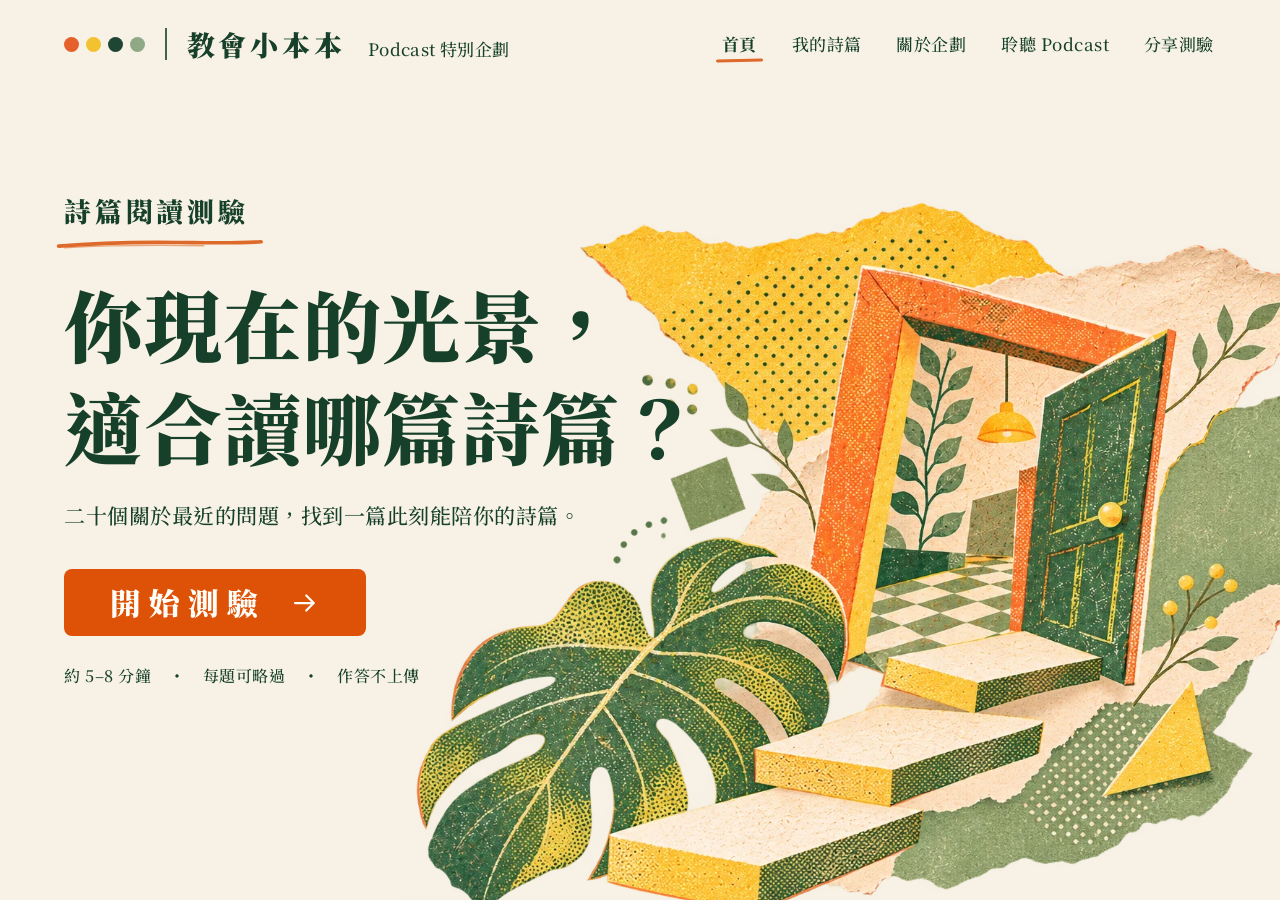
<file: index.html>
<!doctype html>
<html lang="zh-Hant-TW">
<head>
<meta charset="utf-8">
<meta name="viewport" content="width=device-width, initial-scale=1, viewport-fit=cover">
<title>你現在的光景，適合讀哪篇詩篇？｜教會小本本</title>
<meta name="description" content="回答心情小問題，探索你正在經歷的生命季節，找到適合現在的詩篇。">
<meta name="theme-color" content="#FFF7E8">
<!-- 網址列小圖示 -->
<link rel="icon" href="assets/favicon.svg" type="image/svg+xml">
<link rel="icon" href="assets/favicon-32.png" type="image/png" sizes="32x32">
<link rel="icon" href="favicon.ico" sizes="48x48">
<link rel="apple-touch-icon" href="assets/apple-touch-icon.png">
<link rel="manifest" href="manifest.webmanifest">
<meta name="apple-mobile-web-app-capable" content="yes">
<meta name="mobile-web-app-capable" content="yes">
<meta name="apple-mobile-web-app-title" content="詩篇光景">
<meta name="apple-mobile-web-app-status-bar-style" content="default">
<!-- 社群分享預覽（LINE、Facebook、Threads、X）。網址要用完整網址，換網域時這裡要一起改 -->
<meta property="og:type" content="website">
<meta property="og:locale" content="zh_TW">
<meta property="og:site_name" content="教會小本本">
<meta property="og:url" content="https://gbookchurch.github.io/psalm-landscape/">
<meta property="og:title" content="你現在的光景，適合讀哪篇詩篇？｜教會小本本">
<meta name="twitter:title" content="你現在的光景，適合讀哪篇詩篇？｜教會小本本">
<meta property="og:description" content="回答心情小問題，探索你正在經歷的生命季節，找到適合現在的詩篇。">
<meta name="twitter:description" content="回答心情小問題，探索你正在經歷的生命季節，找到適合現在的詩篇。">
<meta property="og:image" content="https://gbookchurch.github.io/psalm-landscape/assets/og-home-v2.jpg">
<meta property="og:image:secure_url" content="https://gbookchurch.github.io/psalm-landscape/assets/og-home-v2.jpg">
<meta property="og:image:type" content="image/jpeg">
<meta name="twitter:image" content="https://gbookchurch.github.io/psalm-landscape/assets/og-home-v2.jpg">
<meta property="og:image:width" content="1200">
<meta property="og:image:height" content="630">
<meta property="og:image:alt" content="教會小本本詩篇閱讀測驗：你現在的光景，適合讀哪篇詩篇？插畫是一扇打開的門和通往門內的階梯。">
<meta name="twitter:card" content="summary_large_image">
<link rel="canonical" href="https://gbookchurch.github.io/psalm-landscape/">
<link rel="preconnect" href="https://fonts.googleapis.com">
<link rel="preconnect" href="https://fonts.gstatic.com" crossorigin>
<link href="https://fonts.googleapis.com/css2?family=Noto+Sans+TC:wght@400;500;700&family=Noto+Serif+TC:wght@500;700;900&display=swap" rel="stylesheet">
<!-- 每次更新網站時，把下面所有 ?v= 後面的版本號一起改掉（例如 0.18 改成 0.19），瀏覽器就會載入新版，不會用到快取的舊檔 -->
<link rel="stylesheet" href="css/style.css?v=0.51">
</head>
<body>
<a class="skip-link" href="#main">跳到主要內容</a>

<!-- 圖示 -->
<svg width="0" height="0" style="position:absolute" aria-hidden="true">
  <defs>
    <symbol id="i-check" viewBox="0 0 24 24"><path d="M5 12.5l4.2 4.2L19 7" fill="none" stroke="currentColor" stroke-width="2.4" stroke-linecap="round" stroke-linejoin="round"/></symbol>
    <symbol id="i-arrow-r" viewBox="0 0 24 24"><path d="M4 12h15M13 6l6 6-6 6" fill="none" stroke="currentColor" stroke-width="1.8" stroke-linecap="round" stroke-linejoin="round"/></symbol>
    <symbol id="i-chev-l" viewBox="0 0 24 24"><path d="M15 5l-7 7 7 7" fill="none" stroke="currentColor" stroke-width="1.8" stroke-linecap="round" stroke-linejoin="round"/></symbol>
    <symbol id="i-chev-d" viewBox="0 0 24 24"><path d="M6 9l6 6 6-6" fill="none" stroke="currentColor" stroke-width="1.8" stroke-linecap="round" stroke-linejoin="round"/></symbol>
    <symbol id="i-share" viewBox="0 0 24 24"><path d="M12 15V4M7.5 8.5L12 4l4.5 4.5M5 14v5h14v-5" fill="none" stroke="currentColor" stroke-width="1.8" stroke-linecap="round" stroke-linejoin="round"/></symbol>
    <symbol id="i-image" viewBox="0 0 24 24"><rect x="3.5" y="4.5" width="17" height="15" rx="2.5" fill="none" stroke="currentColor" stroke-width="1.8"/><circle cx="9" cy="10" r="1.8" fill="currentColor"/><path d="M4 17l5-4.5 3.5 3 3-2.5L20 17" fill="none" stroke="currentColor" stroke-width="1.8" stroke-linejoin="round"/></symbol>
    <symbol id="i-book" viewBox="0 0 24 24"><path d="M12 6.5C10 5 7 4.5 3.5 5v13c3.5-.5 6.5 0 8.5 1.5M12 6.5C14 5 17 4.5 20.5 5v13c-3.5-.5-6.5 0-8.5 1.5M12 6.5v13" fill="none" stroke="currentColor" stroke-width="1.8" stroke-linejoin="round"/></symbol>
    <symbol id="i-hand" viewBox="0 0 24 24"><path d="M9 11V5.5a1.5 1.5 0 013 0V11m0-1.5a1.5 1.5 0 013 0V12m0-1a1.5 1.5 0 013 0v4c0 3-2 5.5-5.5 5.5-2.2 0-3.6-.9-4.8-2.6L5 15.2a1.5 1.5 0 012.4-1.8L9 15" fill="none" stroke="currentColor" stroke-width="1.7" stroke-linecap="round" stroke-linejoin="round"/></symbol>
    <symbol id="i-bookmark" viewBox="0 0 24 24"><path d="M7 3.5h10a1 1 0 011 1v16l-6-4-6 4v-16a1 1 0 011-1z" fill="none" stroke="currentColor" stroke-width="1.8" stroke-linejoin="round"/></symbol>
    <symbol id="i-copy" viewBox="0 0 24 24"><rect x="8.5" y="8.5" width="11" height="12" rx="2" fill="none" stroke="currentColor" stroke-width="1.8"/><path d="M15.5 5.5v-1a1 1 0 00-1-1h-9a1 1 0 00-1 1v11a1 1 0 001 1h1" fill="none" stroke="currentColor" stroke-width="1.8" stroke-linecap="round"/></symbol>
    <symbol id="i-menu" viewBox="0 0 24 24"><path d="M4 8h16M4 16h16" fill="none" stroke="currentColor" stroke-width="1.8" stroke-linecap="round"/></symbol>
    <symbol id="i-close" viewBox="0 0 24 24"><path d="M6 6l12 12M18 6L6 18" fill="none" stroke="currentColor" stroke-width="1.8" stroke-linecap="round"/></symbol>
  </defs>
</svg>

<header class="topbar" id="topbar">
  <div class="topbar-inner">
    <a class="brand" href="#/" aria-label="教會小本本 Podcast 特別企劃，回首頁"><span class="brand-dots" aria-hidden="true"><i></i><i></i><i></i><i></i></span><span class="brand-sep" aria-hidden="true"></span><span class="brand-text"><span class="brand-name">教會小本本</span><span class="brand-tag">Podcast 特別企劃</span></span></a>
    <nav class="nav" id="nav" aria-label="主選單">
      <a href="#/" data-nav="home">首頁</a>
      <a href="#/mine" data-nav="mine">我的詩篇</a>
      <a href="#/about" data-nav="about">關於企劃</a>
      <a href="https://portaly.cc/gbookchurch" target="_blank" rel="noopener" id="nav-podcast">聆聽 Podcast</a>
      <button type="button" class="nav-share" id="nav-share">分享測驗</button>
      <a href="#/app" data-nav="app" class="nav-app nav-sub">加到手機桌面</a>
    </nav>
    <button class="icon-btn menu-btn" id="menu-btn" type="button" aria-expanded="false" aria-controls="nav" aria-label="開啟選單"><svg aria-hidden="true"><use href="#i-menu"/></svg></button>
  </div>
</header>
<p class="toast" id="toast" role="status" aria-live="polite" hidden></p>
<div class="verse-bar" id="verse-bar" aria-hidden="true" role="toolbar" aria-label="這一節經文">
  <div class="verse-bar-inner">
    <p class="vb-ref" id="vb-ref"></p>
    <button class="icon-btn vb-close" id="vb-close" type="button" aria-label="取消選取"><svg aria-hidden="true"><use href="#i-close"/></svg></button>
    <div class="vb-actions">
      <button class="vb-btn vb-keep" id="vb-keep" type="button" aria-pressed="false"><svg class="ic" aria-hidden="true"><use href="#i-bookmark"/></svg><span>記住這節</span></button>
      <button class="vb-btn" id="vb-copy" type="button"><svg class="ic" aria-hidden="true"><use href="#i-copy"/></svg><span>複製</span></button>
      <button class="vb-btn" id="vb-share" type="button"><svg class="ic" aria-hidden="true"><use href="#i-image"/></svg><span>分享圖</span></button>
    </div>
  </div>
</div>

<main id="main" tabindex="-1">

  <!-- 首頁 -->
  <section id="view-home" class="view view-home" data-view="home" hidden>
    <div class="wrap home">
      <div class="home-text">
        <p class="home-eyebrow"><span class="only-d">詩篇閱讀測驗</span><span class="only-m">閱讀詩篇</span><svg class="home-scribble" viewBox="0 0 240 14" aria-hidden="true" preserveAspectRatio="none"><path d="M3 9.5C40 6.2 92 4.6 140 5.2c38 .4 68 1.2 96-.8" fill="none" stroke="currentColor" stroke-width="4.2" stroke-linecap="round"/><path d="M10 11.5c46-2.6 102-3.4 160-2.4" fill="none" stroke="currentColor" stroke-width="1.6" stroke-linecap="round" opacity=".55"/></svg></p>
        <h1 class="home-title"><span class="only-d"><span>你現在的光景，</span><span>適合讀哪篇詩篇？</span></span><span class="only-m"><span>我現在的光景，</span><span>適合讀哪一篇？</span></span></h1>
        <p class="home-lead">二十個關於最近的問題，找到一篇此刻能陪你的詩篇。</p>
        <div class="home-cta">
          <button class="btn btn-primary home-start" id="btn-start" type="button"><span id="start-label">開始測驗</span><svg class="ic" aria-hidden="true"><use href="#i-arrow-r"/></svg></button>
          <button class="btn-link" id="btn-resume" type="button" hidden></button>
          <a class="btn-link" id="home-mine" href="#/mine" hidden></a>
        </div>
        <ul class="home-meta" id="home-meta"></ul>
        <a class="home-app" id="home-app" href="#/app"><span class="home-app-icon" aria-hidden="true"><i></i><i></i><i></i><i></i></span><span>加到手機桌面，每天打開讀一篇</span><svg class="ic" aria-hidden="true"><use href="#i-arrow-r"/></svg></a>
      </div>
      <div class="home-art" aria-hidden="true">
        <picture>
          <source type="image/webp" srcset="assets/images/home/psalm-home-hero-desktop-960.webp 960w, assets/images/home/psalm-home-hero-desktop.webp 1536w" sizes="(min-width: 768px) 88vw, 130vw">
          <img src="assets/images/home/psalm-home-hero-desktop.png" width="1536" height="1024" alt="" decoding="async" fetchpriority="high">
        </picture>
      </div>
    </div>
  </section>

  <!-- 答題 -->
  <section id="view-quiz" class="view view-quiz" data-view="quiz" hidden>
    <div class="wrap quiz">
      <div class="quiz-top">
        <a class="icon-btn" href="#/" aria-label="回首頁（作答會保留）"><svg aria-hidden="true"><use href="#i-close"/></svg></a>
        <div class="progress" role="progressbar" aria-label="作答進度" aria-valuemin="0" aria-valuemax="20" id="progress"></div>
        <p class="quiz-count"><span class="sr-only" id="quiz-sr" aria-live="polite"></span><span class="num" id="quiz-num" aria-hidden="true"></span><span class="of" id="quiz-of" aria-hidden="true"></span></p>
      </div>
      <figure class="quiz-art" id="quiz-art" aria-hidden="true" hidden><img id="quiz-art-img" alt="" decoding="async"></figure>
      <p class="quiz-meta"><span class="eyebrow quiz-topic" id="quiz-topic"></span><span class="quiz-cheer" id="quiz-cheer"></span></p>
      <h1 class="q-text" id="q-text" tabindex="-1"></h1>
      <div class="options" id="options" role="radiogroup" aria-labelledby="q-text"></div>
      <button class="btn-link btn-skip" id="btn-skip" type="button"></button>
      <div class="quiz-nav">
        <button class="btn-plain" id="btn-prev" type="button"><svg class="ic" aria-hidden="true"><use href="#i-chev-l"/></svg>上一題</button>
        <button class="btn btn-primary" id="btn-next" type="button"><span id="next-label">下一題</span><svg class="ic" aria-hidden="true"><use href="#i-arrow-r"/></svg></button>
      </div>
      <p class="fine kbd-hint">鍵盤：按數字鍵選擇（選了會直接到下一題），← 上一題，0 略過</p>
    </div>
  </section>

  <!-- 資訊不足 -->
  <section id="view-insufficient" class="view" data-view="insufficient" hidden>
    <div class="wrap page">
      <h1 class="page-title" tabindex="-1">還差一點資訊</h1>
      <p>目前回答到的面向少於五個，還不足以找出適合的詩篇。可以回去補答幾題，被略過的題目都還在。</p>
      <div class="btn-row">
        <button class="btn btn-primary" id="btn-back-fill" type="button">回去補答</button>
        <button class="btn-link" id="btn-restart-ins" type="button">重新開始</button>
      </div>
    </div>
  </section>

  <!-- 結果 -->
  <section id="view-result" class="view view-result" data-view="result" hidden>
    <div class="result" id="result-root"></div>
  </section>

  <!-- 經文閱讀 -->
  <section id="view-read" class="view" data-view="read" hidden>
    <div class="reader-bar">
      <div class="wrap reader-bar-inner">
        <button class="btn-plain" id="btn-read-back" type="button"><svg class="ic" aria-hidden="true"><use href="#i-chev-l"/></svg><span>返回結果</span></button>
        <div class="reader-tools" role="group" aria-label="閱讀設定">
          <button class="tool" id="font-dec" type="button" aria-label="縮小字級">A−</button>
          <button class="tool" id="font-inc" type="button" aria-label="放大字級">A＋</button>
          <button class="tool tool-sm" id="toggle-vnum" type="button" aria-pressed="true">節數</button>
        </div>
      </div>
    </div>
    <article class="wrap reader" id="reader"></article>
  </section>

  <!-- 我的詩篇 -->
  <section id="view-mine" class="view" data-view="mine" hidden>
    <div class="wrap page mine" id="mine-root"></div>
  </section>

  <!-- 關於 -->
  <!-- 加到手機桌面 -->
  <section id="view-app" class="view" data-view="app" hidden>
    <div class="wrap page app-page">
      <div class="app-hero">
        <span class="app-icon" aria-hidden="true"><i></i><i></i><i></i><i></i></span>
        <div>
          <h1 class="page-title" tabindex="-1">加到手機桌面</h1>
          <p class="app-sub">像一個小 App，點一下就打開。每天睡前、通勤、心裡亂的時候，都可以回來讀一篇。</p>
        </div>
      </div>
      <div id="app-body"></div>
      <h2>放到桌面之後</h2>
      <ul class="app-perks">
        <li>桌面上會出現「詩篇光景」的圖示，打開是全螢幕，沒有網址列。</li>
        <li>不用下載、不用註冊，也不佔什麼空間。</li>
        <li>網站有更新時，打開就是最新版。</li>
      </ul>
      <div class="btn-row"><a class="btn btn-primary" href="#/">回到首頁</a></div>
    </div>
  </section>

  <section id="view-about" class="view" data-view="about" hidden>
    <div class="wrap page about">
      <h1 class="page-title" tabindex="-1">關於企劃</h1>
      <p>這是《教會小本本》Podcast 做的一個小測驗。二十題都在問你「現在」過得怎麼樣，答完之後，我們會從 150 篇詩篇裡，推薦一篇給現在的你。</p>
      <h2>結果怎麼算出來的</h2>
      <p id="about-dims"></p>
      <h2>作答會不會被看到</h2>
      <p>不會。計算全部在你的手機或電腦上完成，答案沒有傳到任何地方，分享圖上也不會出現你選了什麼。「我的詩篇」的紀錄只存在這台裝置的瀏覽器裡，清掉瀏覽資料就沒了。</p>
      <p id="about-ga" hidden>我們有用 Google Analytics 看網站的使用狀況，像是多少人做完測驗、哪些詩篇最常被推薦、分享按鈕有沒有人按。不會記錄你每一題怎麼答，也看不到「我的詩篇」裡的內容。GA 會用到 Cookie，不想被記錄的話，可以在瀏覽器設定裡封鎖。</p>
      <h2>溫馨提醒</h2>
      <p data-copy="disclaimer"></p>
      <p class="fine">經文：《和合本》1919 年版（神版），詩篇。已超過著作權保護期，屬公有領域。</p>
      <div class="btn-row"><a class="btn btn-primary" href="#/">回到首頁</a></div>
    </div>
  </section>

</main>

<!-- 分享卡 -->
<div class="sheet" id="share-sheet" role="dialog" aria-modal="true" aria-labelledby="share-title" hidden>
  <div class="sheet-panel">
    <div class="sheet-head">
      <h2 id="share-title">製作分享圖</h2>
      <button class="btn-link" id="share-close" type="button">關閉</button>
    </div>
    <div class="seg" role="radiogroup" aria-label="樣式">
      <button type="button" role="radio" aria-checked="true" data-style="scene">風景版</button>
      <button type="button" role="radio" aria-checked="false" data-style="data">數據版</button>
    </div>
    <div class="seg" role="radiogroup" aria-label="比例">
      <button type="button" role="radio" aria-checked="true" data-ratio="story">限時動態 9:16</button>
      <button type="button" role="radio" aria-checked="false" data-ratio="post">貼文 4:5</button>
    </div>
    <p class="fine" id="share-note">分享圖只包含詩篇與光景，不會出現你的作答內容。</p>
    <p class="share-tip" id="share-tip"><svg class="ic" aria-hidden="true"><use href="#i-hand"/></svg><span>長按圖片，就能<b>儲存到相簿</b>或傳給朋友</span></p>
    <div class="share-preview" id="share-preview" aria-busy="true">
      <img id="share-img" alt="分享圖預覽" hidden>
      <p class="share-loading" id="share-loading">圖片製作中…</p>
      <canvas id="share-canvas" hidden></canvas>
    </div>
    <div class="btn-row">
      <button class="btn btn-primary" id="share-native" type="button" hidden><svg class="ic" aria-hidden="true"><use href="#i-share"/></svg>分享或儲存</button>
      <button class="btn btn-outline" id="share-save" type="button">下載圖片</button>
    </div>
    <button class="share-link" id="share-link" type="button" hidden>複製這篇詩篇的連結</button>
  </div>
</div>

<script src="data/config.js?v=0.51"></script>
<script src="data/copy.js?v=0.51"></script>
<script src="data/stage-content.js?v=0.51"></script>
<script src="data/sky.js?v=0.51"></script>
<script src="data/psalms.js?v=0.51"></script>
<script src="data/questions.js?v=0.51"></script>
<script src="data/images.js?v=0.51"></script>
<script src="data/illustration-notes.js?v=0.51"></script>
<script src="data/scripture.js?v=0.51" defer></script>
<script src="js/scoring.js?v=0.51"></script>
<script src="js/text.js?v=0.51"></script>
<script src="js/art.js?v=0.51"></script>
<script src="js/share.js?v=0.51"></script>
<script src="js/analytics.js?v=0.51"></script>
<script src="js/install.js?v=0.51"></script>
<script src="js/app.js?v=0.51"></script>
</body>
</html>
</file>
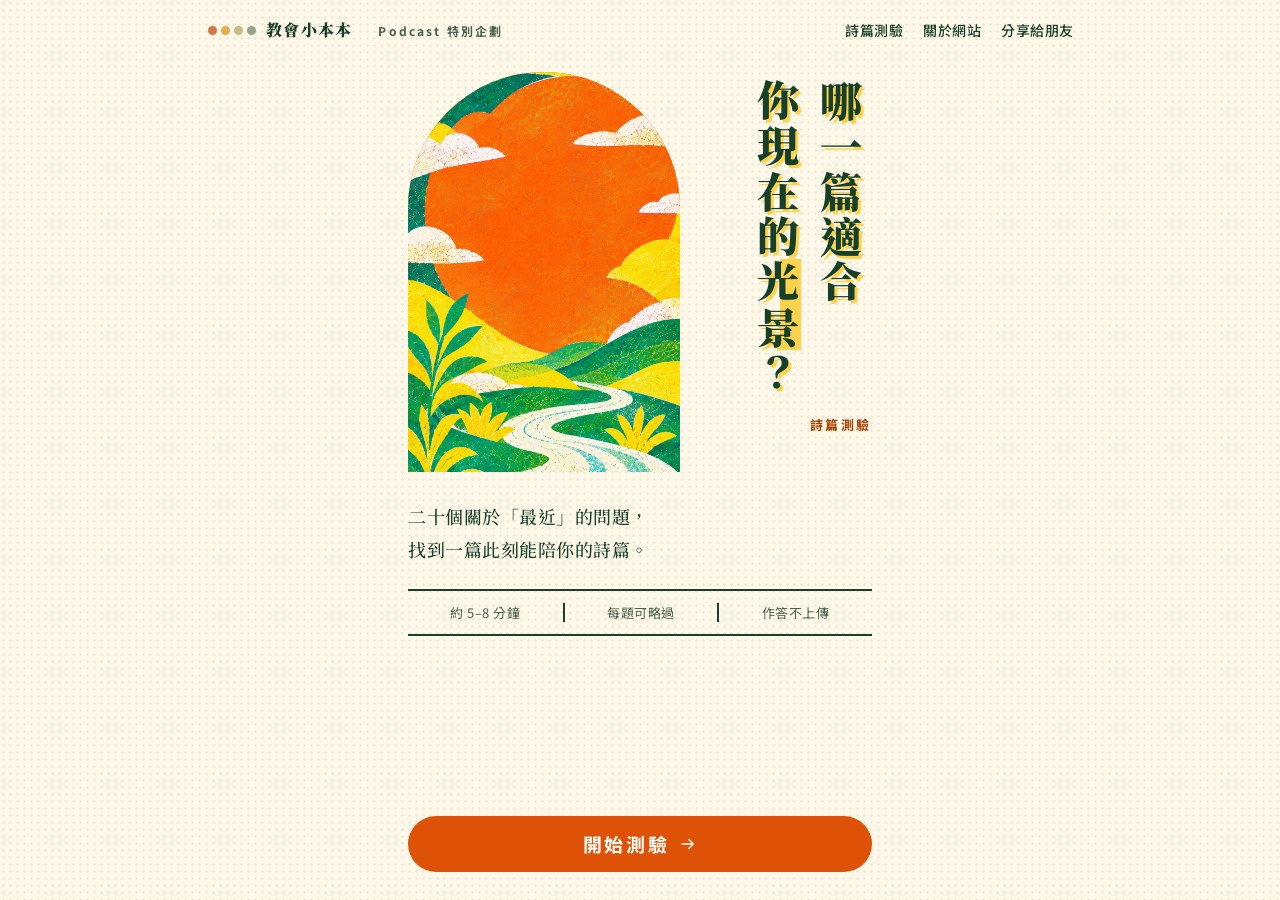
<file: data/index.html>
<!doctype html>
<html lang="zh-Hant-TW">
<head>
<meta charset="utf-8">
<meta name="viewport" content="width=device-width, initial-scale=1, viewport-fit=cover">
<title>你現在的光景，適合讀哪篇詩篇？｜教會小本本</title>
<meta name="description" content="回答 20 道關於此刻心境的問題，探索你正在經歷的生命季節，找到一篇適合現在的詩篇。">
<meta name="theme-color" content="#FFF7E8">
<!-- 網址列小圖示 -->
<link rel="icon" href="assets/favicon.svg" type="image/svg+xml">
<link rel="icon" href="assets/favicon-32.png" type="image/png" sizes="32x32">
<link rel="icon" href="favicon.ico" sizes="48x48">
<link rel="apple-touch-icon" href="assets/apple-touch-icon.png">
<!-- 社群分享預覽（LINE、Facebook、Threads、X）。網址要用完整網址，換網域時這裡要一起改 -->
<meta property="og:type" content="website">
<meta property="og:locale" content="zh_TW">
<meta property="og:site_name" content="教會小本本">
<meta property="og:url" content="https://gbookchurch.github.io/psalm-landscape/">
<meta property="og:title" content="哪一篇適合你現在的光景？｜教會小本本">
<meta property="og:description" content="二十個關於「最近」的問題，找到一篇此刻能陪你的詩篇。約 5–8 分鐘，作答不上傳。">
<meta property="og:image" content="https://gbookchurch.github.io/psalm-landscape/assets/og-image.jpg">
<meta property="og:image:width" content="1200">
<meta property="og:image:height" content="630">
<meta property="og:image:alt" content="教會小本本詩篇測驗：哪一篇適合你現在的光景？">
<meta name="twitter:card" content="summary_large_image">
<link rel="canonical" href="https://gbookchurch.github.io/psalm-landscape/">
<link rel="preconnect" href="https://fonts.googleapis.com">
<link rel="preconnect" href="https://fonts.gstatic.com" crossorigin>
<link href="https://fonts.googleapis.com/css2?family=Noto+Sans+TC:wght@400;500;700&family=Noto+Serif+TC:wght@500;700;900&display=swap" rel="stylesheet">
<link rel="stylesheet" href="css/style.css">
</head>
<body>
<a class="skip-link" href="#main">跳到主要內容</a>

<!-- 圖示 -->
<svg width="0" height="0" style="position:absolute" aria-hidden="true">
  <defs>
    <symbol id="i-check" viewBox="0 0 24 24"><path d="M5 12.5l4.2 4.2L19 7" fill="none" stroke="currentColor" stroke-width="2.4" stroke-linecap="round" stroke-linejoin="round"/></symbol>
    <symbol id="i-arrow-r" viewBox="0 0 24 24"><path d="M4 12h15M13 6l6 6-6 6" fill="none" stroke="currentColor" stroke-width="1.8" stroke-linecap="round" stroke-linejoin="round"/></symbol>
    <symbol id="i-chev-l" viewBox="0 0 24 24"><path d="M15 5l-7 7 7 7" fill="none" stroke="currentColor" stroke-width="1.8" stroke-linecap="round" stroke-linejoin="round"/></symbol>
    <symbol id="i-chev-d" viewBox="0 0 24 24"><path d="M6 9l6 6 6-6" fill="none" stroke="currentColor" stroke-width="1.8" stroke-linecap="round" stroke-linejoin="round"/></symbol>
    <symbol id="i-share" viewBox="0 0 24 24"><path d="M12 15V4M7.5 8.5L12 4l4.5 4.5M5 14v5h14v-5" fill="none" stroke="currentColor" stroke-width="1.8" stroke-linecap="round" stroke-linejoin="round"/></symbol>
    <symbol id="i-menu" viewBox="0 0 24 24"><path d="M4 8h16M4 16h16" fill="none" stroke="currentColor" stroke-width="1.8" stroke-linecap="round"/></symbol>
    <symbol id="i-close" viewBox="0 0 24 24"><path d="M6 6l12 12M18 6L6 18" fill="none" stroke="currentColor" stroke-width="1.8" stroke-linecap="round"/></symbol>
  </defs>
</svg>

<header class="topbar" id="topbar">
  <div class="topbar-inner">
    <a class="brand" href="#/" aria-label="教會小本本，回首頁"><span class="brand-dots" aria-hidden="true"><i></i><i></i><i></i><i></i></span><span class="brand-name">教會小本本</span></a>
    <span class="brand-tag">Podcast 特別企劃</span>
    <nav class="nav" id="nav" aria-label="主選單">
      <a href="#/">詩篇測驗</a>
      <a href="#/about">關於網站</a>
      <button type="button" class="nav-share" id="nav-share">分享給朋友</button>
    </nav>
    <button class="icon-btn menu-btn" id="menu-btn" type="button" aria-expanded="false" aria-controls="nav" aria-label="開啟選單"><svg aria-hidden="true"><use href="#i-menu"/></svg></button>
  </div>
</header>
<p class="toast" id="toast" role="status" aria-live="polite" hidden></p>

<main id="main" tabindex="-1">

  <!-- 首頁 -->
  <section id="view-home" class="view view-home" data-view="home" hidden>
    <div class="wrap home">
      <div class="home-hero">
        <div class="home-arch">
          <img src="assets/home-risograph-clean.webp" alt="孔版印刷風景：橘色圓日、綠色山丘、蜿蜒的河流與葉片" width="971" height="1619" fetchpriority="high">
        </div>
        <div class="home-side">
          <h1 class="home-title">哪一篇適合<br>你現在的<mark>光景</mark>？</h1>
          <p class="eyebrow">詩篇測驗</p>
        </div>
      </div>
      <p class="home-lead">二十個關於「最近」的問題，<br>找到一篇此刻能陪你的詩篇。</p>
      <ul class="home-meta" id="home-meta"></ul>
      <div class="home-cta">
        <button class="btn btn-primary btn-block" id="btn-start" type="button"><span id="start-label">開始測驗</span><svg class="ic" aria-hidden="true"><use href="#i-arrow-r"/></svg></button>
        <button class="btn-link" id="btn-resume" type="button" hidden></button>
      </div>
    </div>
  </section>

  <!-- 答題 -->
  <section id="view-quiz" class="view view-quiz" data-view="quiz" hidden>
    <div class="quiz-deco" aria-hidden="true"><i></i><i></i><i></i></div>
    <div class="wrap quiz">
      <div class="quiz-top">
        <a class="icon-btn" href="#/" aria-label="回首頁（作答會保留）"><svg aria-hidden="true"><use href="#i-close"/></svg></a>
      </div>
      <p class="quiz-count"><span class="sr-only" id="quiz-sr" aria-live="polite"></span><span class="num" id="quiz-num" aria-hidden="true"></span><span class="of" id="quiz-of" aria-hidden="true"></span></p>
      <div class="progress" role="progressbar" aria-label="作答進度" aria-valuemin="0" aria-valuemax="20" id="progress"></div>
      <p class="quiz-cheer" id="quiz-cheer"></p>
      <p class="eyebrow quiz-topic" id="quiz-topic"></p>
      <h1 class="q-text" id="q-text" tabindex="-1"></h1>
      <div class="options" id="options" role="radiogroup" aria-labelledby="q-text"></div>
      <button class="btn-link btn-skip" id="btn-skip" type="button"></button>
      <div class="quiz-nav">
        <button class="btn-plain" id="btn-prev" type="button"><svg class="ic" aria-hidden="true"><use href="#i-chev-l"/></svg>上一題</button>
        <button class="btn btn-primary" id="btn-next" type="button"><span id="next-label">下一題</span><svg class="ic" aria-hidden="true"><use href="#i-arrow-r"/></svg></button>
      </div>
      <p class="fine kbd-hint">鍵盤：按數字鍵選擇（選了會直接到下一題），← 上一題，0 略過</p>
    </div>
  </section>

  <!-- 資訊不足 -->
  <section id="view-insufficient" class="view" data-view="insufficient" hidden>
    <div class="wrap page">
      <h1 class="page-title" tabindex="-1">還差一點資訊</h1>
      <p>目前回答到的面向少於五個，還不足以找出適合的詩篇。可以回去補答幾題，被略過的題目都還在。</p>
      <div class="btn-row">
        <button class="btn btn-primary" id="btn-back-fill" type="button">回去補答</button>
        <button class="btn-link" id="btn-restart-ins" type="button">重新開始</button>
      </div>
    </div>
  </section>

  <!-- 結果 -->
  <section id="view-result" class="view view-result" data-view="result" hidden>
    <div class="result" id="result-root"></div>
  </section>

  <!-- 經文閱讀 -->
  <section id="view-read" class="view" data-view="read" hidden>
    <div class="reader-bar">
      <div class="wrap reader-bar-inner">
        <button class="btn-plain" id="btn-read-back" type="button"><svg class="ic" aria-hidden="true"><use href="#i-chev-l"/></svg><span>返回結果</span></button>
        <div class="reader-tools" role="group" aria-label="閱讀設定">
          <button class="tool" id="font-dec" type="button" aria-label="縮小字級">A−</button>
          <button class="tool" id="font-inc" type="button" aria-label="放大字級">A＋</button>
          <button class="tool tool-sm" id="toggle-vnum" type="button" aria-pressed="true">節數</button>
        </div>
      </div>
    </div>
    <article class="wrap reader" id="reader"></article>
  </section>

  <!-- 關於 -->
  <section id="view-about" class="view" data-view="about" hidden>
    <div class="wrap page about">
      <h1 class="page-title" tabindex="-1">關於這個網站</h1>
      <p>這是《教會小本本》做的詩篇閱讀引導。你回答 20 道關於「最近」的問題，我們從八個面向整理你此刻的狀態，再從 150 篇詩篇裡，找出和你現在最接近的一篇。</p>
      <h2>八個面向</h2>
      <p id="about-dims"></p>
      <h2>你的作答去了哪裡</h2>
      <p>所有計算都在你的裝置上完成，作答不會傳到任何伺服器。分享圖也不會出現你的題目或選項。</p>
      <h2>請記得</h2>
      <p data-copy="disclaimer"></p>
      <p class="fine">經文：《新標點和合本》神版，詩篇。</p>
      <div class="btn-row"><a class="btn btn-primary" href="#/">回到首頁</a></div>
    </div>
  </section>

</main>

<!-- 分享卡 -->
<div class="sheet" id="share-sheet" role="dialog" aria-modal="true" aria-labelledby="share-title" hidden>
  <div class="sheet-panel">
    <div class="sheet-head">
      <h2 id="share-title">做成圖片分享</h2>
      <button class="btn-link" id="share-close" type="button">關閉</button>
    </div>
    <div class="seg" role="radiogroup" aria-label="樣式">
      <button type="button" role="radio" aria-checked="true" data-style="scene">風景版</button>
      <button type="button" role="radio" aria-checked="false" data-style="data">數據版</button>
    </div>
    <div class="seg" role="radiogroup" aria-label="比例">
      <button type="button" role="radio" aria-checked="true" data-ratio="story">限時動態 9:16</button>
      <button type="button" role="radio" aria-checked="false" data-ratio="post">貼文 4:5</button>
    </div>
    <p class="fine" id="share-note">分享圖只包含詩篇與光景，不會出現你的作答內容。</p>
    <div class="share-preview"><canvas id="share-canvas" aria-label="分享圖預覽"></canvas></div>
    <div class="btn-row">
      <button class="btn btn-primary" id="share-save" type="button">儲存圖片</button>
      <button class="btn btn-outline" id="share-native" type="button" hidden><svg class="ic" aria-hidden="true"><use href="#i-share"/></svg>分享</button>
    </div>
  </div>
</div>

<script src="data/config.js"></script>
<script src="data/copy.js"></script>
<script src="data/psalms.js"></script>
<script src="data/questions.js"></script>
<script src="data/images.js"></script>
<script src="data/scripture.js" defer></script>
<script src="js/scoring.js"></script>
<script src="js/text.js"></script>
<script src="js/art.js"></script>
<script src="js/share.js"></script>
<script src="js/app.js"></script>
</body>
</html>
</file>
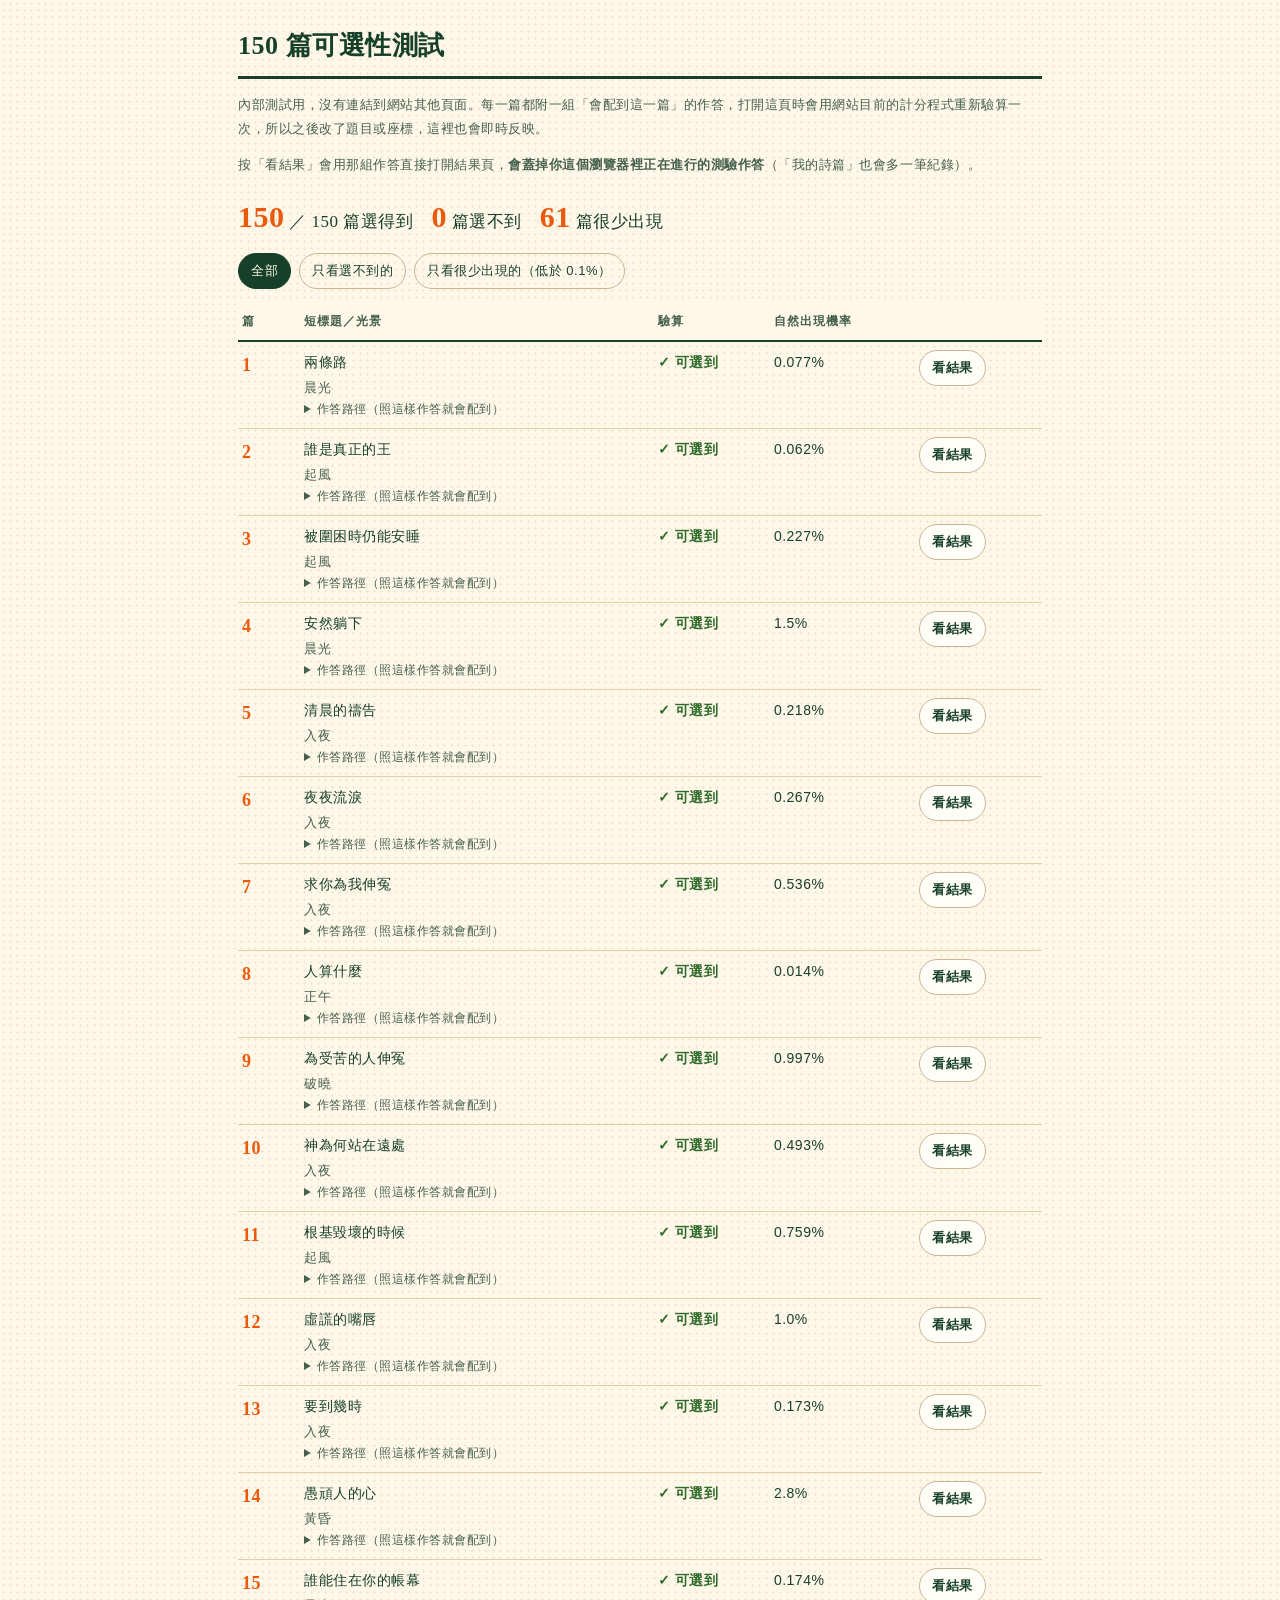
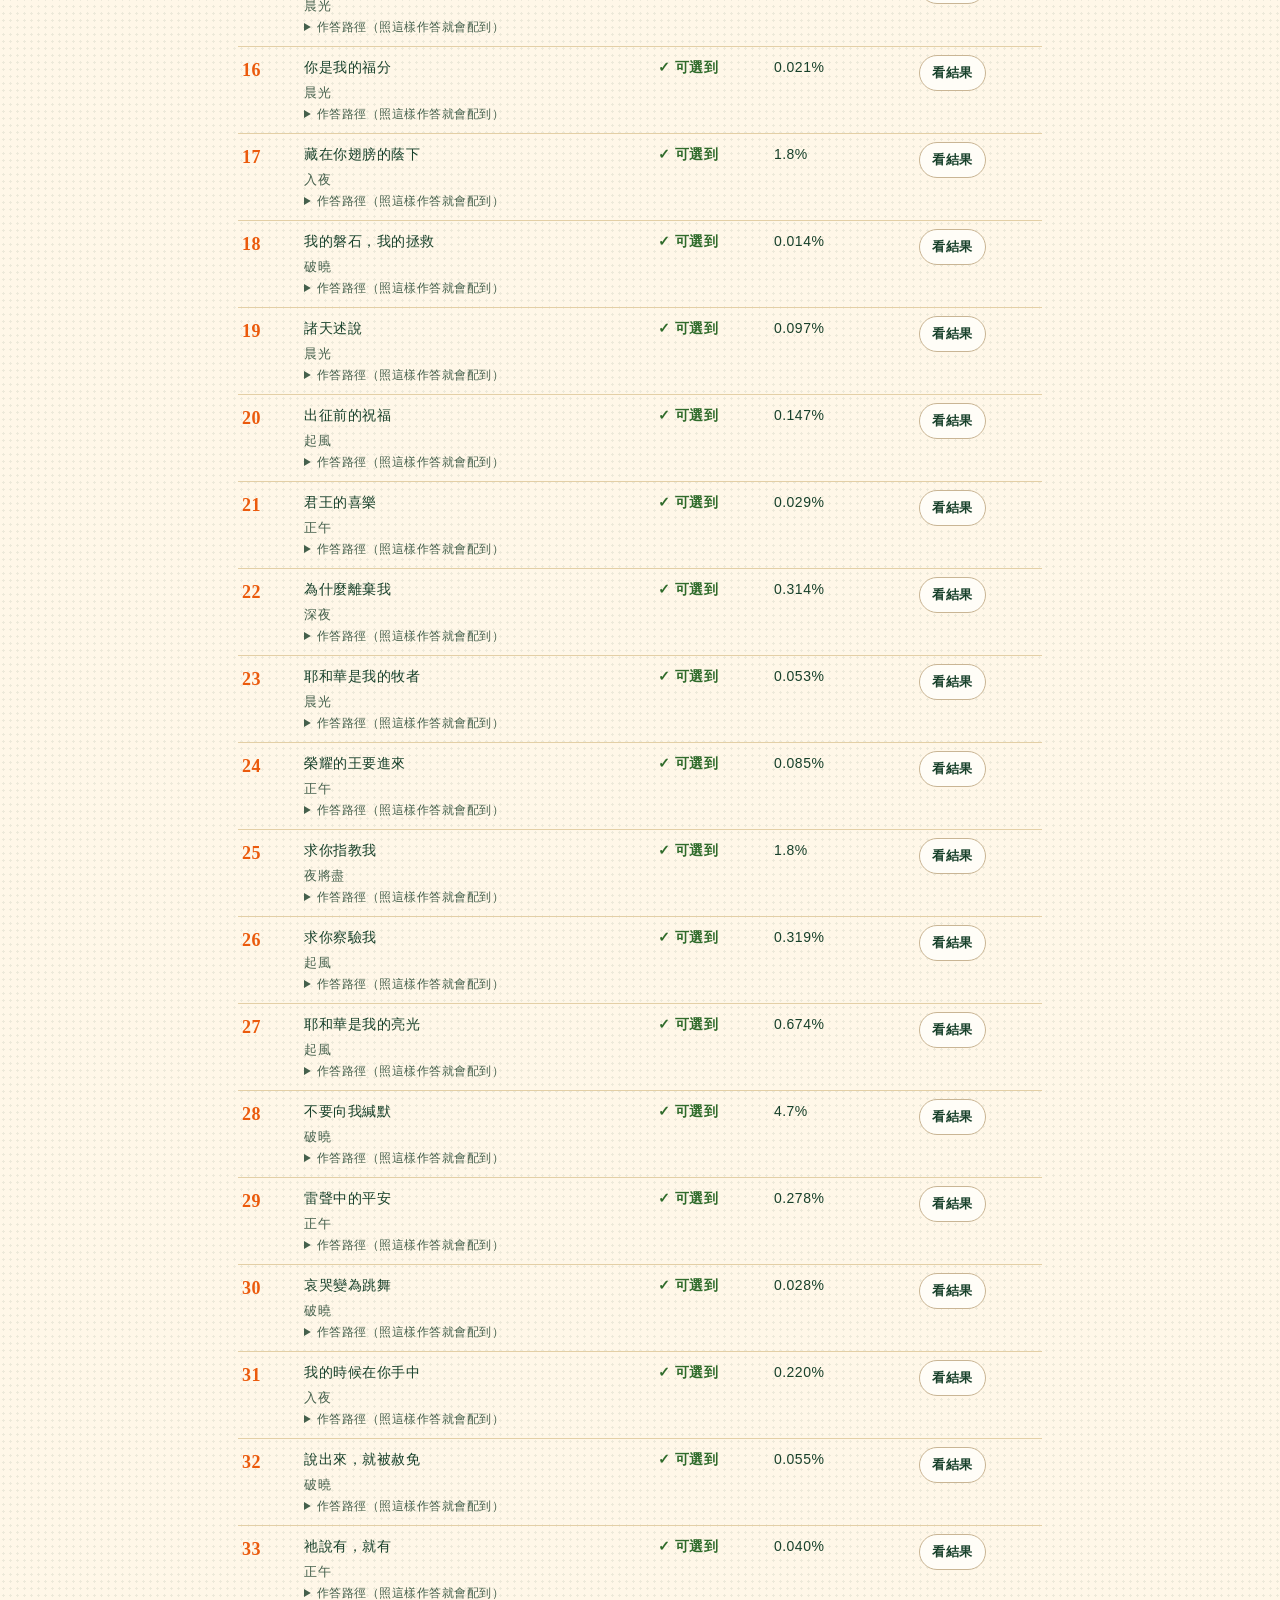
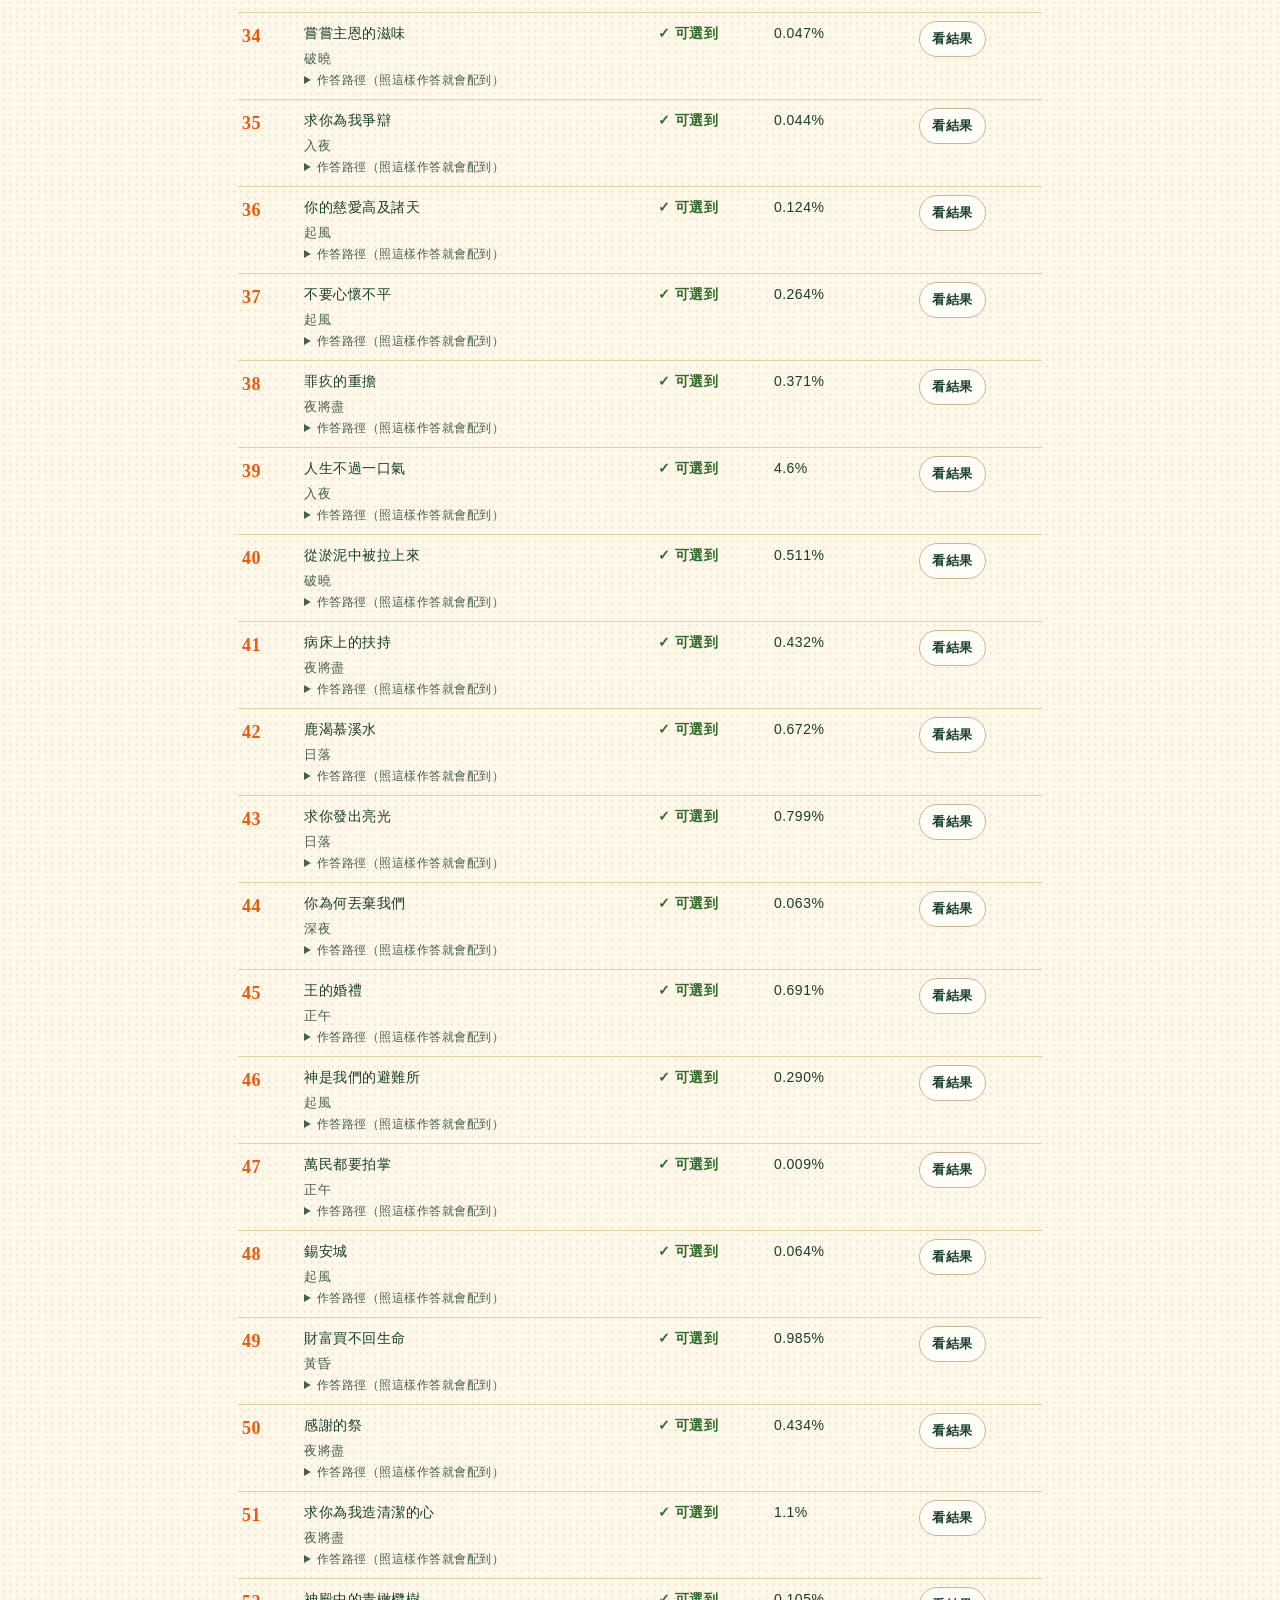
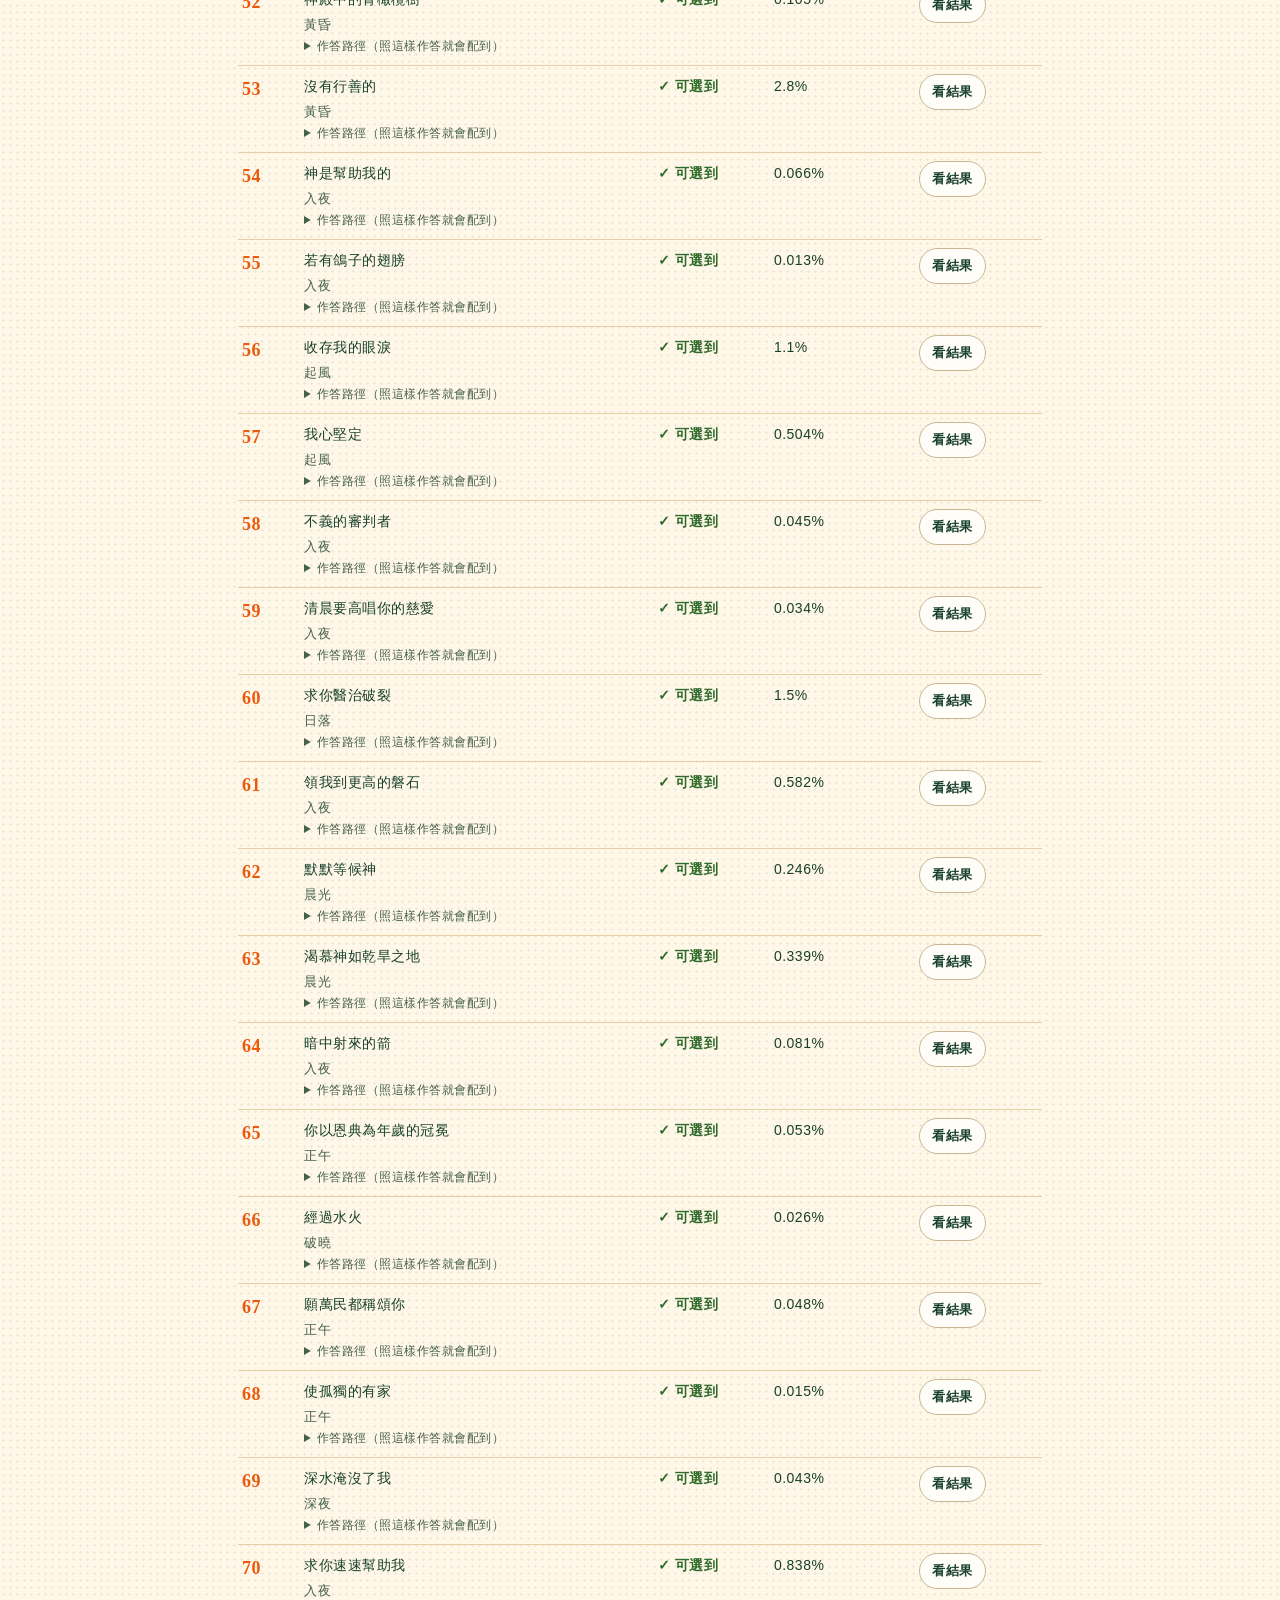
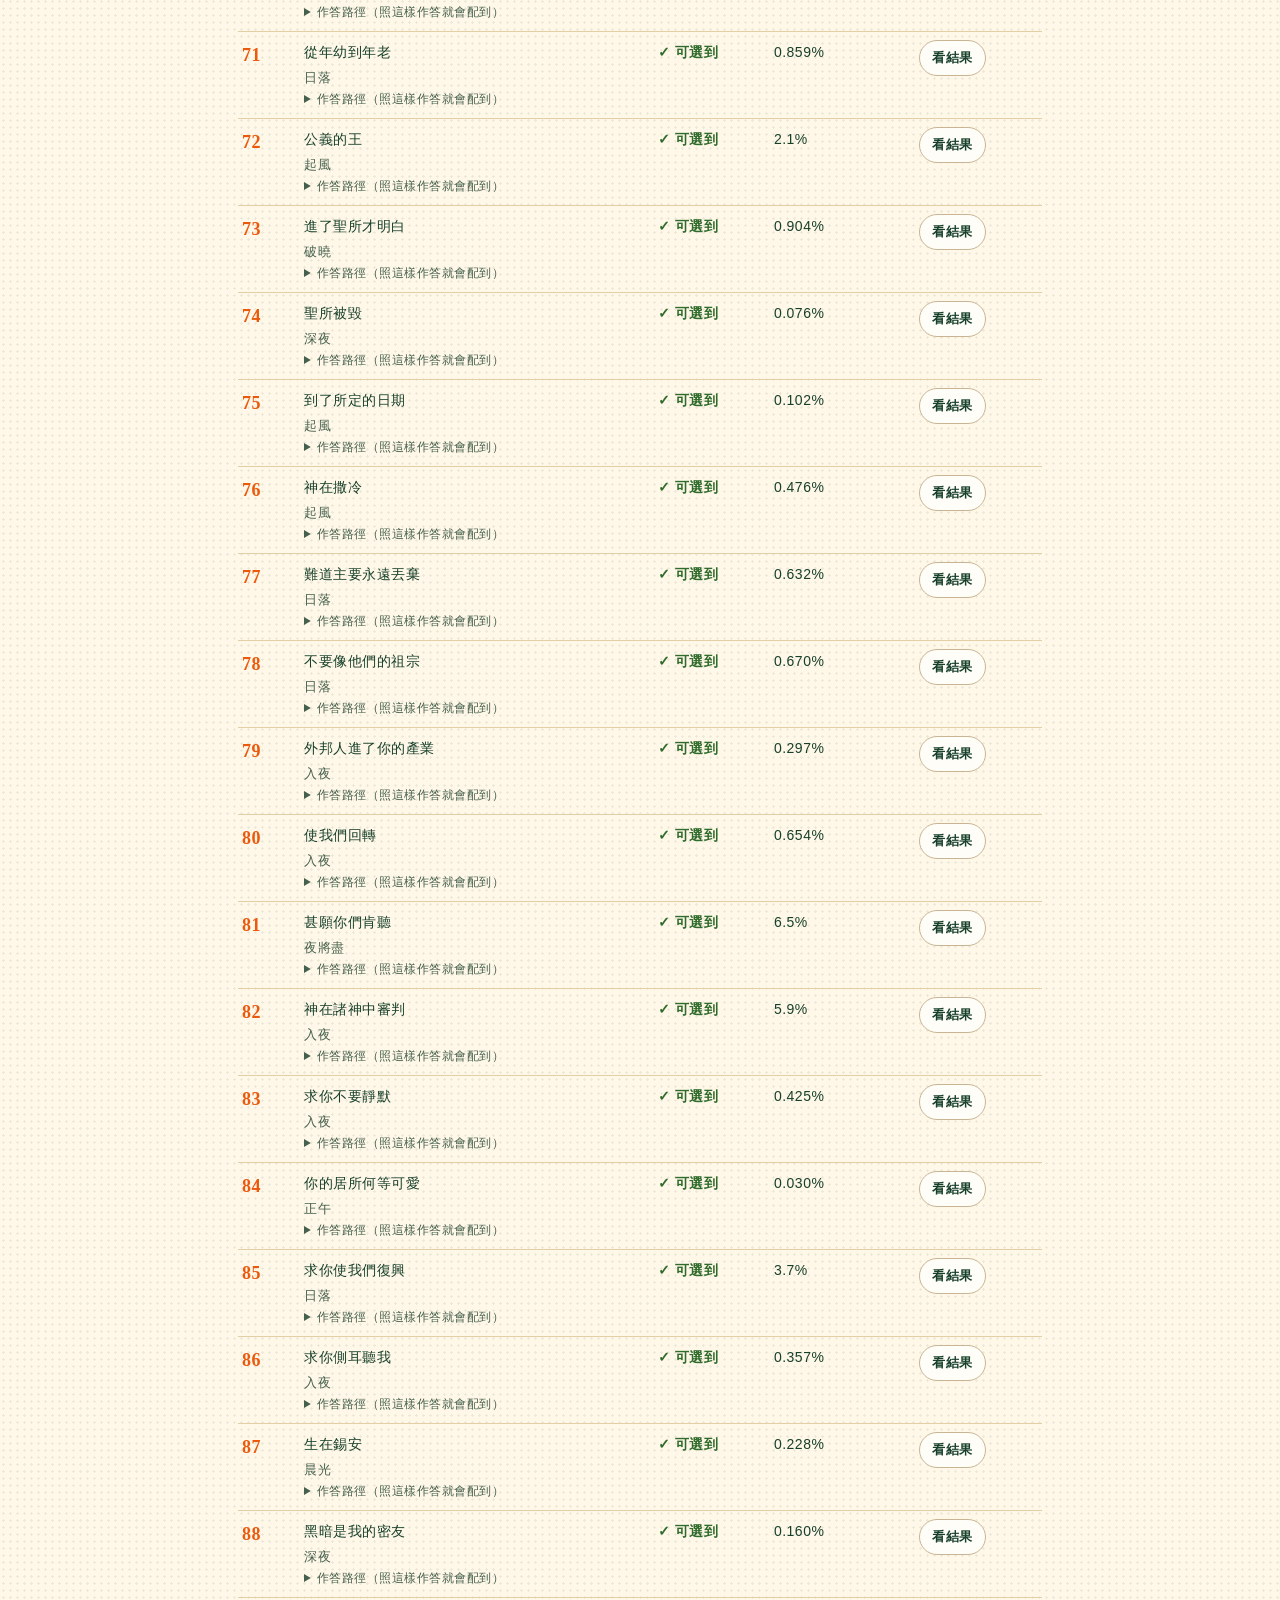
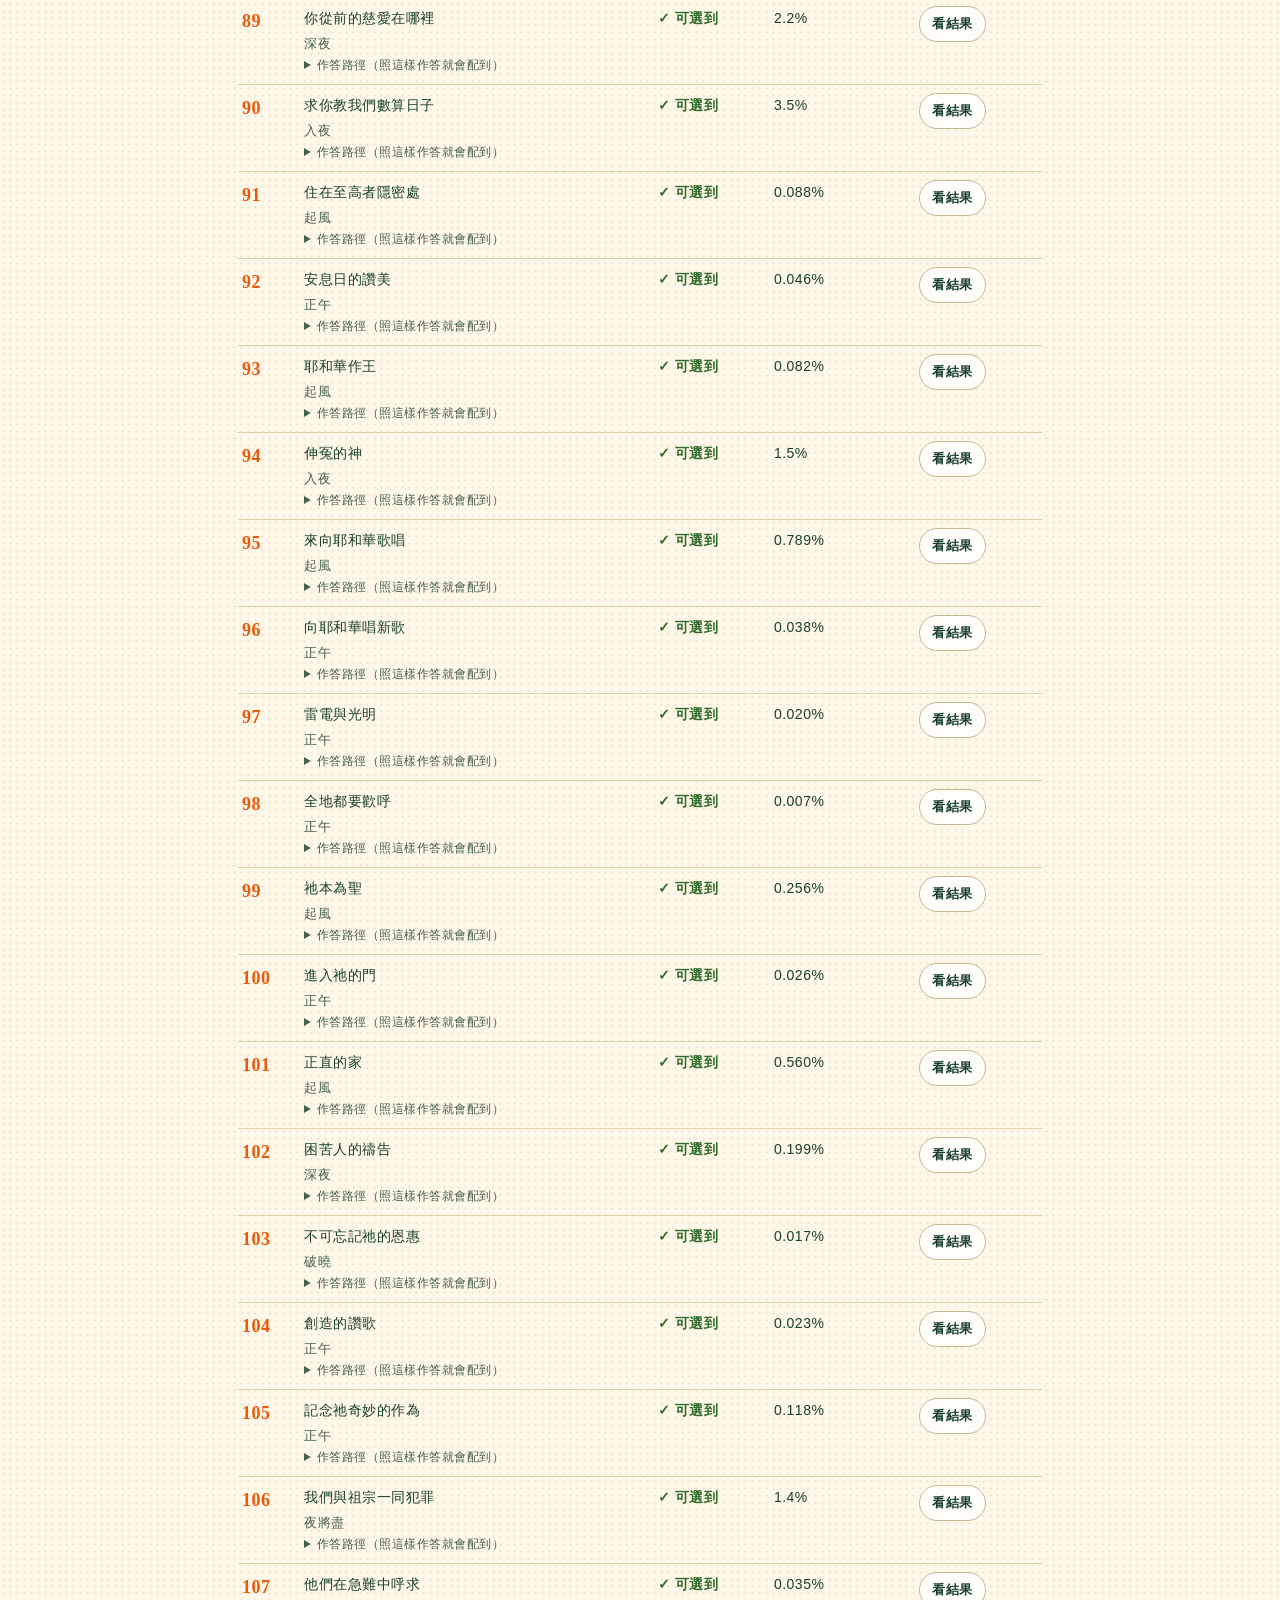
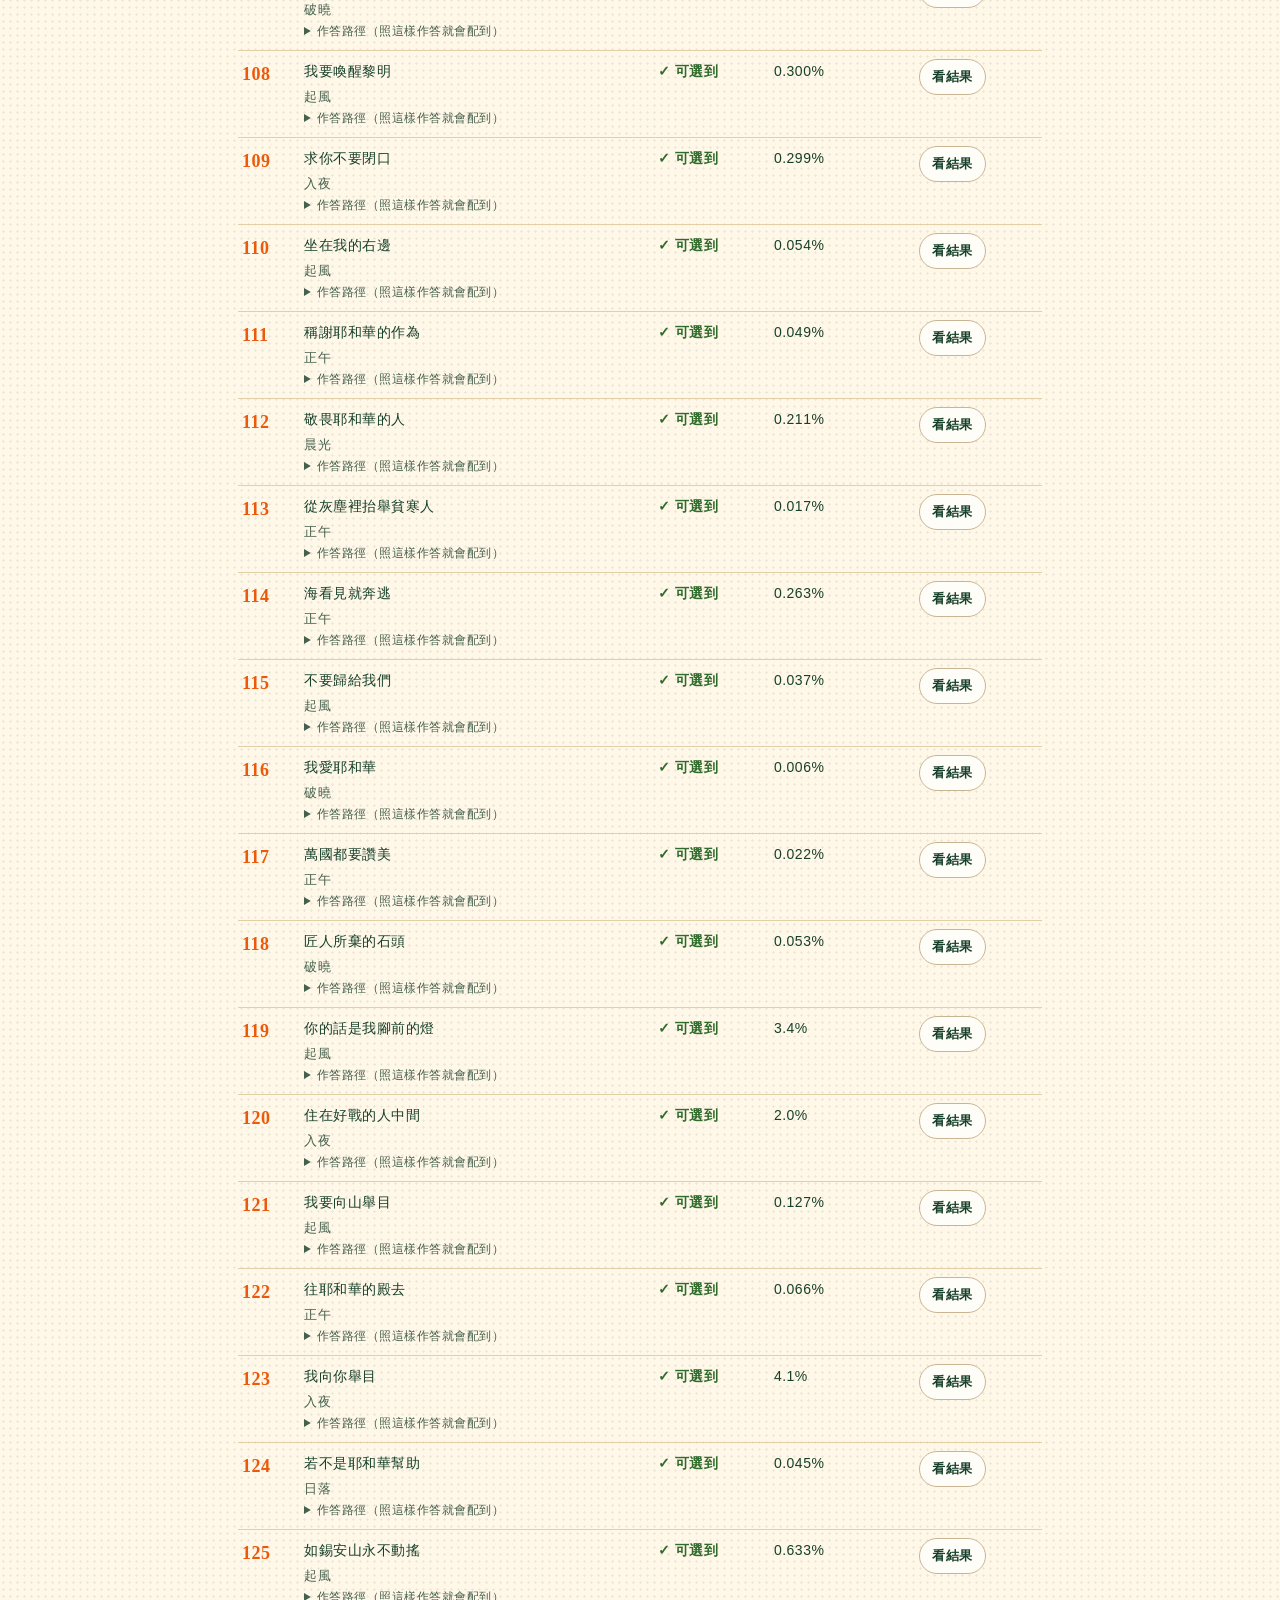
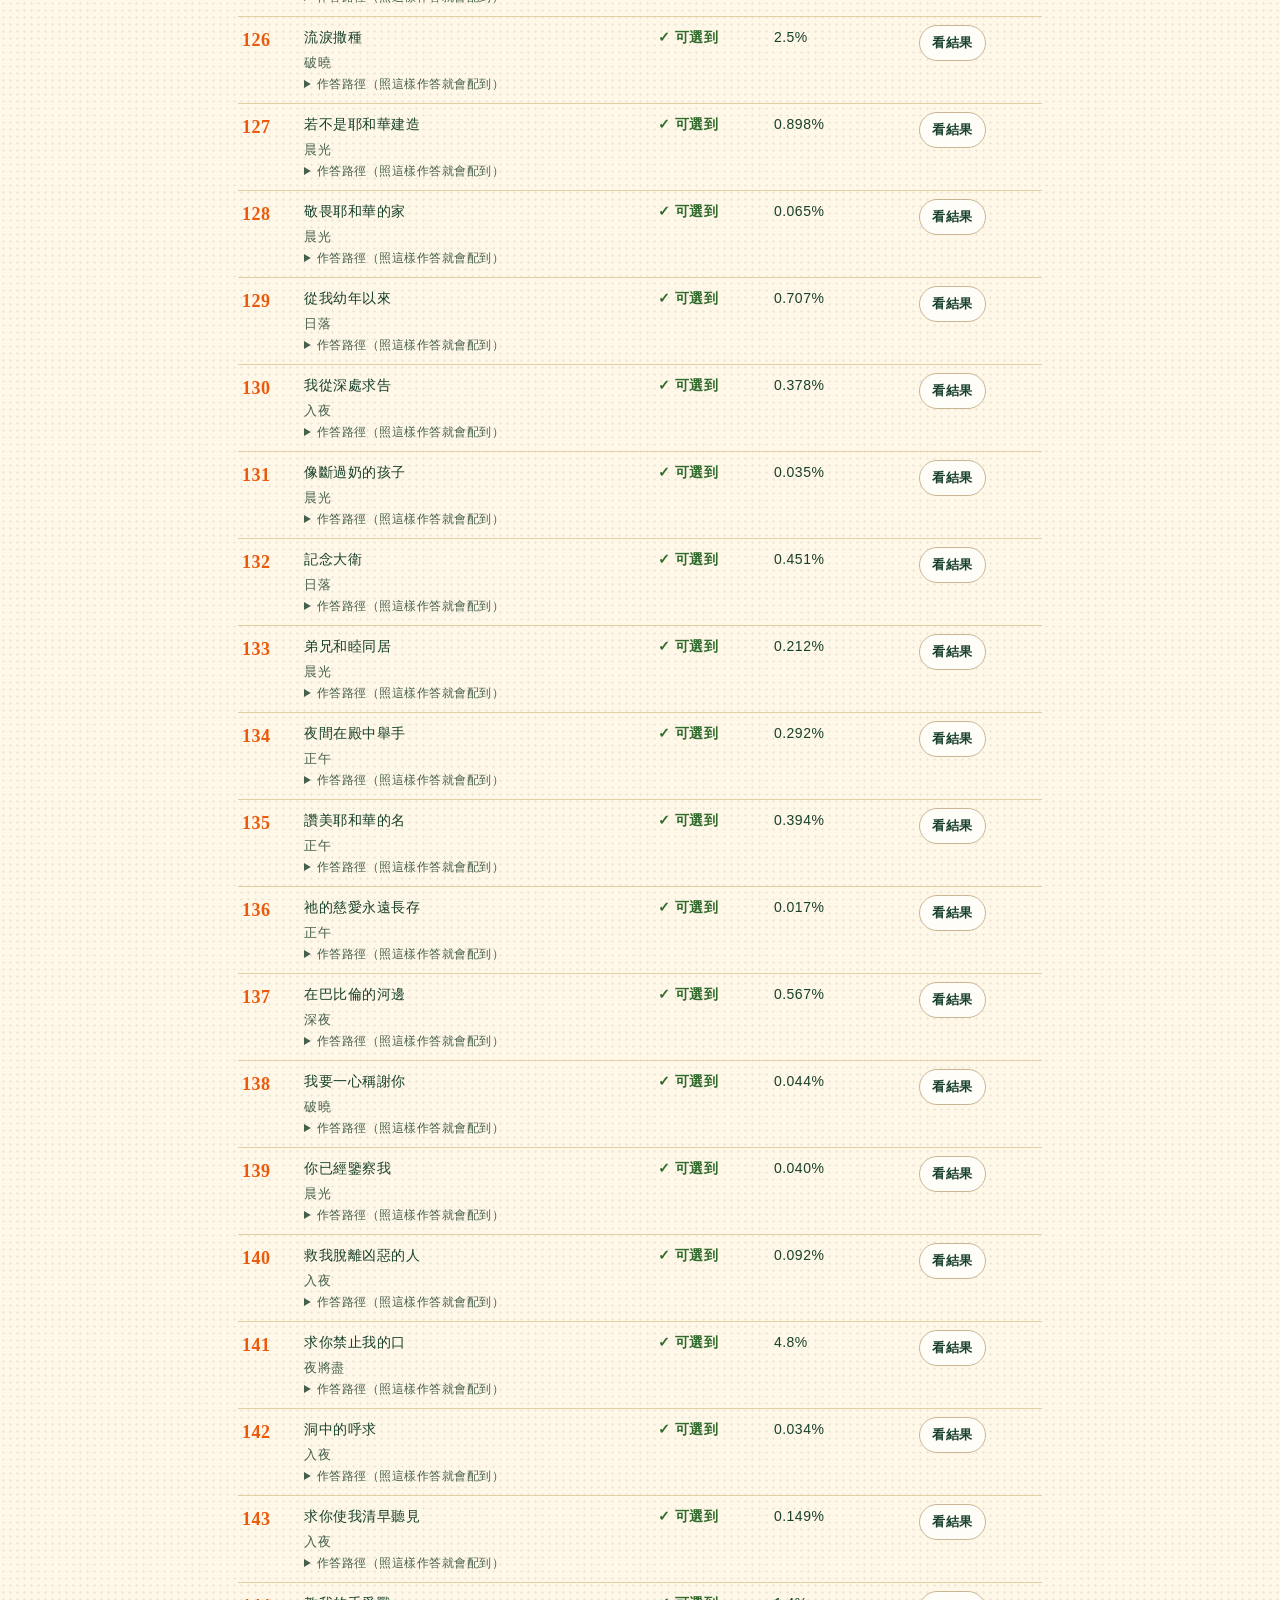
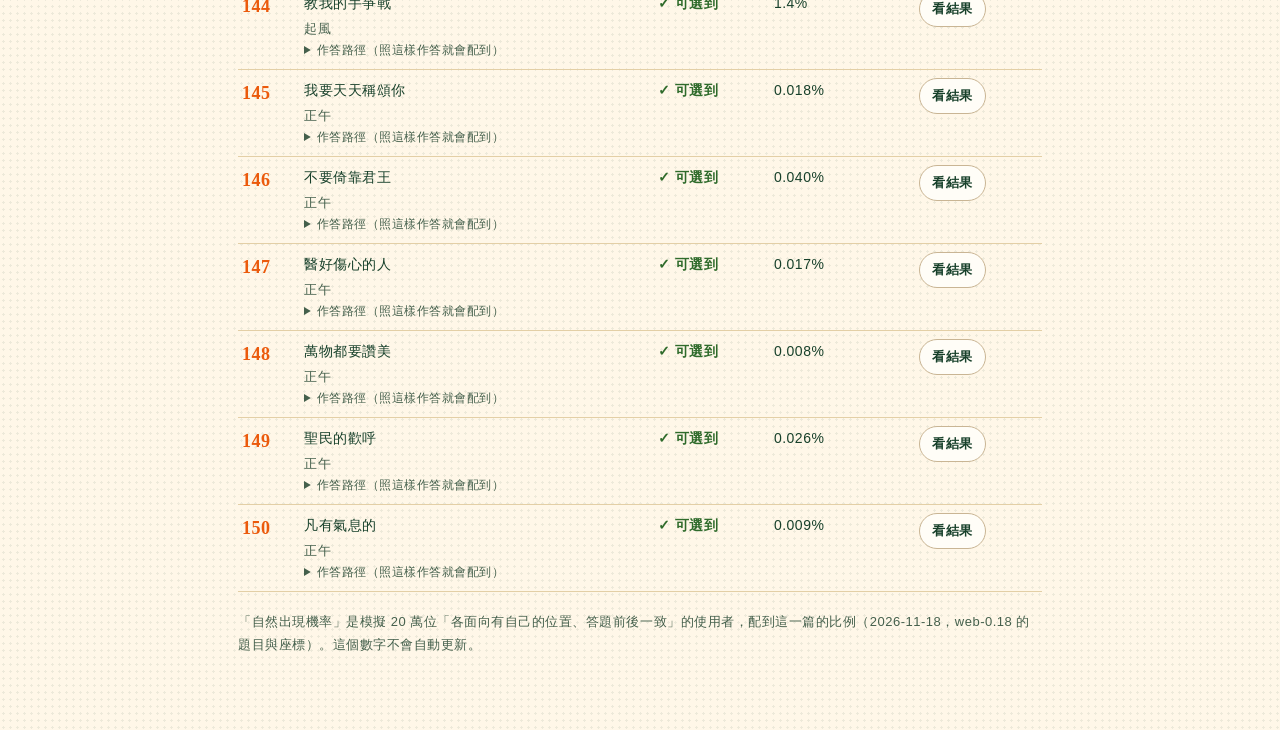
<file: reach-test.html>
<!doctype html>
<html lang="zh-Hant-TW">
<head>
<meta charset="utf-8">
<meta name="viewport" content="width=device-width, initial-scale=1">
<meta name="robots" content="noindex">
<title>150 篇可選性測試｜詩篇測驗（內部用）</title>
<link rel="stylesheet" href="css/style.css?v=0.43">
<style>
.rt{padding-top:28px;padding-bottom:60px}
.rt h1{font-size:26px;padding-bottom:12px;margin-bottom:14px;border-bottom:3px solid var(--ink)}
.rt .sum{display:flex;gap:18px;flex-wrap:wrap;margin:14px 0 6px;font-family:var(--serif)}
.rt .sum b{font-size:30px;color:var(--orange)}
.rt table{width:100%;border-collapse:collapse;margin-top:14px;font-size:14px}
.rt th{position:sticky;top:0;background:var(--paper);text-align:left;font-size:12px;letter-spacing:.08em;color:var(--soft);padding:8px 4px;border-bottom:2px solid var(--ink)}
.rt td{padding:8px 4px;border-bottom:1px solid var(--line);vertical-align:top}
.rt .n{font-family:var(--serif);font-weight:900;color:var(--orange);font-size:18px;white-space:nowrap}
.rt .okc{color:#2F6B2B;font-weight:700;white-space:nowrap}.rt .bad{color:#B3261E;font-weight:700}
.rt .go{min-height:36px;padding:0 12px;border-radius:18px;border:1.5px solid var(--line-2);background:var(--paper-hi);font-size:13px;font-weight:700;white-space:nowrap}
.rt details summary{cursor:pointer;color:var(--soft);font-size:12px}
.rt ol{margin:6px 0 0;padding-left:1.6em;font-size:12px;line-height:1.7;color:var(--soft)}
.rt .filter{display:flex;gap:8px;flex-wrap:wrap;margin-top:10px}
.rt .filter button{min-height:36px;padding:0 12px;border-radius:18px;border:1.5px solid var(--line-2);background:none;font-size:13px}
.rt .filter button[aria-pressed="true"]{background:var(--ink);color:var(--paper);border-color:var(--ink)}
@media (max-width:560px){.rt .hide-s{display:none}}
</style>
</head>
<body>
<main class="wrap rt" style="max-width:860px">
  <h1>150 篇可選性測試</h1>
  <p class="fine">內部測試用，沒有連結到網站其他頁面。每一篇都附一組「會配到這一篇」的作答，打開這頁時會用網站目前的計分程式重新驗算一次，所以之後改了題目或座標，這裡也會即時反映。</p>
  <p class="fine">按「看結果」會用那組作答直接打開結果頁，<b>會蓋掉你這個瀏覽器裡正在進行的測驗作答</b>（「我的詩篇」也會多一筆紀錄）。</p>
  <div class="sum" id="sum"></div>
  <div class="filter" role="group" aria-label="篩選">
    <button type="button" data-f="all" aria-pressed="true">全部</button>
    <button type="button" data-f="bad" aria-pressed="false">只看選不到的</button>
    <button type="button" data-f="rare" aria-pressed="false">只看很少出現的（低於 0.1%）</button>
  </div>
  <table>
    <thead><tr><th>篇</th><th>短標題／光景</th><th>驗算</th><th class="hide-s">自然出現機率</th><th></th></tr></thead>
    <tbody id="rows"></tbody>
  </table>
  <p class="fine" style="margin-top:18px">「自然出現機率」是模擬 20 萬位「各面向有自己的位置、答題前後一致」的使用者，配到這一篇的比例（2026-11-18，web-0.18 的題目與座標）。這個數字不會自動更新。</p>
</main>
<script src="data/config.js?v=0.43"></script>
<script src="data/copy.js?v=0.43"></script>
<script src="data/psalms.js?v=0.43"></script>
<script src="data/questions.js?v=0.43"></script>
<script src="js/scoring.js?v=0.43"></script>
<script>
const DATA = {"answers":{"1":{"Q1":3,"Q2":3,"Q3":0,"Q4":3,"Q5":3,"Q6":4,"Q7":4,"Q8":0,"Q9":0,"Q10":0,"Q11":0,"Q12":0,"Q13":0,"Q14":4,"Q15":4,"Q16":4,"Q17":0,"Q18":0,"Q19":3,"Q20":3},"2":{"Q1":3,"Q2":3,"Q3":4,"Q4":3,"Q5":3,"Q6":3,"Q7":3,"Q8":0,"Q9":0,"Q10":4,"Q11":4,"Q12":2,"Q13":2,"Q14":4,"Q15":4,"Q16":4,"Q17":0,"Q18":0,"Q19":3,"Q20":4},"3":{"Q1":3,"Q2":3,"Q3":3,"Q4":3,"Q5":3,"Q6":2,"Q7":2,"Q8":2,"Q9":3,"Q10":3,"Q11":3,"Q12":0,"Q13":0,"Q14":3,"Q15":3,"Q16":3,"Q17":0,"Q18":0,"Q19":3,"Q20":2},"4":{"Q1":3,"Q2":3,"Q3":1,"Q4":3,"Q5":3,"Q6":2,"Q7":2,"Q8":1,"Q9":2,"Q10":1,"Q11":1,"Q12":0,"Q13":0,"Q14":3,"Q15":3,"Q16":3,"Q17":0,"Q18":0,"Q19":3,"Q20":3},"5":{"Q1":1,"Q2":1,"Q3":3,"Q4":2,"Q5":2,"Q6":3,"Q7":3,"Q8":1,"Q9":2,"Q10":3,"Q11":3,"Q12":0,"Q13":0,"Q14":3,"Q15":3,"Q16":3,"Q17":0,"Q18":0,"Q19":2,"Q20":1},"6":{"Q1":0,"Q2":0,"Q3":3,"Q4":1,"Q5":1,"Q6":2,"Q7":2,"Q8":1,"Q9":2,"Q10":3,"Q11":3,"Q12":0,"Q13":0,"Q14":2,"Q15":2,"Q16":2,"Q17":0,"Q18":0,"Q19":1,"Q20":1},"7":{"Q1":1,"Q2":1,"Q3":3,"Q4":3,"Q5":3,"Q6":2,"Q7":2,"Q8":2,"Q9":3,"Q10":3,"Q11":3,"Q12":0,"Q13":0,"Q14":3,"Q15":3,"Q16":3,"Q17":0,"Q18":0,"Q19":3,"Q20":1},"8":{"Q1":4,"Q2":4,"Q3":2,"Q4":3,"Q5":3,"Q6":2,"Q7":2,"Q8":0,"Q9":0,"Q10":2,"Q11":2,"Q12":1,"Q13":2,"Q14":1,"Q15":4,"Q16":4,"Q17":0,"Q18":0,"Q19":3,"Q20":4},"9":{"Q1":3,"Q2":3,"Q3":4,"Q4":3,"Q5":3,"Q6":1,"Q7":1,"Q8":1,"Q9":2,"Q10":4,"Q11":4,"Q12":2,"Q13":2,"Q14":3,"Q15":3,"Q16":3,"Q17":0,"Q18":0,"Q19":3,"Q20":4},"10":{"Q1":1,"Q2":1,"Q3":3,"Q4":0,"Q5":0,"Q6":2,"Q7":2,"Q8":2,"Q9":3,"Q10":3,"Q11":3,"Q12":2,"Q13":2,"Q14":2,"Q15":2,"Q16":2,"Q17":0,"Q18":0,"Q19":0,"Q20":1},"11":{"Q1":2,"Q2":2,"Q3":1,"Q4":3,"Q5":3,"Q6":2,"Q7":2,"Q8":1,"Q9":2,"Q10":1,"Q11":1,"Q12":0,"Q13":0,"Q14":3,"Q15":3,"Q16":3,"Q17":0,"Q18":0,"Q19":3,"Q20":2},"12":{"Q1":1,"Q2":1,"Q3":3,"Q4":1,"Q5":1,"Q6":2,"Q7":2,"Q8":1,"Q9":2,"Q10":3,"Q11":3,"Q12":2,"Q13":2,"Q14":2,"Q15":2,"Q16":2,"Q17":0,"Q18":0,"Q19":1,"Q20":1},"13":{"Q1":1,"Q2":1,"Q3":3,"Q4":0,"Q5":0,"Q6":2,"Q7":2,"Q8":2,"Q9":3,"Q10":3,"Q11":3,"Q12":0,"Q13":0,"Q14":2,"Q15":2,"Q16":2,"Q17":0,"Q18":0,"Q19":0,"Q20":1},"14":{"Q1":1,"Q2":1,"Q3":2,"Q4":2,"Q5":2,"Q6":3,"Q7":1,"Q8":0,"Q9":0,"Q10":2,"Q11":2,"Q12":2,"Q13":2,"Q14":2,"Q15":1,"Q16":2,"Q17":0,"Q18":0,"Q19":0,"Q20":2},"15":{"Q1":3,"Q2":3,"Q3":1,"Q4":3,"Q5":3,"Q6":2,"Q7":2,"Q8":0,"Q9":0,"Q10":1,"Q11":1,"Q12":0,"Q13":0,"Q14":4,"Q15":4,"Q16":4,"Q17":0,"Q18":0,"Q19":3,"Q20":3},"16":{"Q1":4,"Q2":4,"Q3":2,"Q4":4,"Q5":4,"Q6":3,"Q7":3,"Q8":0,"Q9":0,"Q10":2,"Q11":2,"Q12":0,"Q13":0,"Q14":4,"Q15":4,"Q16":4,"Q17":0,"Q18":0,"Q19":4,"Q20":2},"17":{"Q1":1,"Q2":1,"Q3":3,"Q4":3,"Q5":3,"Q6":2,"Q7":2,"Q8":2,"Q9":3,"Q10":3,"Q11":3,"Q12":0,"Q13":0,"Q14":2,"Q15":2,"Q16":2,"Q17":0,"Q18":0,"Q19":3,"Q20":1},"18":{"Q1":4,"Q2":4,"Q3":4,"Q4":4,"Q5":4,"Q6":1,"Q7":1,"Q8":1,"Q9":2,"Q10":4,"Q11":4,"Q12":0,"Q13":0,"Q14":4,"Q15":4,"Q16":4,"Q17":0,"Q18":0,"Q19":4,"Q20":4},"19":{"Q1":3,"Q2":3,"Q3":2,"Q4":3,"Q5":3,"Q6":2,"Q7":2,"Q8":0,"Q9":0,"Q10":2,"Q11":2,"Q12":0,"Q13":0,"Q14":4,"Q15":4,"Q16":4,"Q17":1,"Q18":2,"Q19":3,"Q20":2},"20":{"Q1":3,"Q2":3,"Q3":3,"Q4":3,"Q5":3,"Q6":3,"Q7":3,"Q8":0,"Q9":0,"Q10":3,"Q11":3,"Q12":4,"Q13":4,"Q14":4,"Q15":4,"Q16":4,"Q17":0,"Q18":0,"Q19":3,"Q20":2},"21":{"Q1":4,"Q2":4,"Q3":4,"Q4":4,"Q5":4,"Q6":1,"Q7":1,"Q8":0,"Q9":0,"Q10":4,"Q11":4,"Q12":2,"Q13":2,"Q14":4,"Q15":4,"Q16":4,"Q17":0,"Q18":0,"Q19":4,"Q20":4},"22":{"Q1":1,"Q2":1,"Q3":4,"Q4":1,"Q5":1,"Q6":1,"Q7":1,"Q8":2,"Q9":3,"Q10":4,"Q11":4,"Q12":2,"Q13":2,"Q14":2,"Q15":2,"Q16":2,"Q17":0,"Q18":0,"Q19":1,"Q20":1},"23":{"Q1":3,"Q2":3,"Q3":0,"Q4":4,"Q5":4,"Q6":3,"Q7":3,"Q8":0,"Q9":0,"Q10":0,"Q11":0,"Q12":0,"Q13":0,"Q14":4,"Q15":4,"Q16":4,"Q17":0,"Q18":0,"Q19":4,"Q20":3},"24":{"Q1":3,"Q2":3,"Q3":4,"Q4":4,"Q5":4,"Q6":2,"Q7":2,"Q8":0,"Q9":0,"Q10":4,"Q11":4,"Q12":2,"Q13":2,"Q14":4,"Q15":4,"Q16":4,"Q17":0,"Q18":0,"Q19":4,"Q20":4},"25":{"Q1":1,"Q2":1,"Q3":1,"Q4":2,"Q5":2,"Q6":1,"Q7":1,"Q8":1,"Q9":2,"Q10":1,"Q11":1,"Q12":0,"Q13":0,"Q14":3,"Q15":3,"Q16":3,"Q17":1,"Q18":2,"Q19":2,"Q20":0},"26":{"Q1":2,"Q2":2,"Q3":2,"Q4":3,"Q5":3,"Q6":2,"Q7":2,"Q8":0,"Q9":0,"Q10":2,"Q11":2,"Q12":0,"Q13":0,"Q14":3,"Q15":3,"Q16":3,"Q17":0,"Q18":0,"Q19":3,"Q20":2},"27":{"Q1":3,"Q2":3,"Q3":2,"Q4":3,"Q5":3,"Q6":3,"Q7":3,"Q8":1,"Q9":2,"Q10":2,"Q11":2,"Q12":0,"Q13":0,"Q14":3,"Q15":3,"Q16":3,"Q17":0,"Q18":0,"Q19":3,"Q20":2},"28":{"Q1":2,"Q2":2,"Q3":3,"Q4":1,"Q5":1,"Q6":2,"Q7":2,"Q8":1,"Q9":2,"Q10":3,"Q11":3,"Q12":2,"Q13":2,"Q14":3,"Q15":3,"Q16":3,"Q17":0,"Q18":0,"Q19":1,"Q20":2},"29":{"Q1":3,"Q2":3,"Q3":4,"Q4":2,"Q5":2,"Q6":2,"Q7":2,"Q8":0,"Q9":0,"Q10":4,"Q11":4,"Q12":2,"Q13":2,"Q14":4,"Q15":4,"Q16":4,"Q17":0,"Q18":0,"Q19":2,"Q20":4},"30":{"Q1":4,"Q2":4,"Q3":4,"Q4":3,"Q5":3,"Q6":1,"Q7":1,"Q8":1,"Q9":2,"Q10":4,"Q11":4,"Q12":0,"Q13":0,"Q14":4,"Q15":4,"Q16":4,"Q17":0,"Q18":0,"Q19":3,"Q20":4},"31":{"Q1":1,"Q2":1,"Q3":2,"Q4":2,"Q5":2,"Q6":2,"Q7":2,"Q8":2,"Q9":3,"Q10":2,"Q11":2,"Q12":0,"Q13":0,"Q14":3,"Q15":3,"Q16":3,"Q17":0,"Q18":0,"Q19":2,"Q20":2},"32":{"Q1":4,"Q2":4,"Q3":3,"Q4":3,"Q5":3,"Q6":1,"Q7":1,"Q8":0,"Q9":0,"Q10":3,"Q11":3,"Q12":0,"Q13":0,"Q14":4,"Q15":4,"Q16":4,"Q17":3,"Q18":3,"Q19":3,"Q20":4},"33":{"Q1":4,"Q2":4,"Q3":4,"Q4":3,"Q5":3,"Q6":3,"Q7":3,"Q8":0,"Q9":0,"Q10":4,"Q11":4,"Q12":4,"Q13":4,"Q14":4,"Q15":4,"Q16":4,"Q17":0,"Q18":0,"Q19":3,"Q20":4},"34":{"Q1":4,"Q2":4,"Q3":3,"Q4":4,"Q5":4,"Q6":1,"Q7":1,"Q8":1,"Q9":2,"Q10":3,"Q11":3,"Q12":2,"Q13":2,"Q14":4,"Q15":4,"Q16":4,"Q17":0,"Q18":0,"Q19":4,"Q20":4},"35":{"Q1":1,"Q2":1,"Q3":4,"Q4":1,"Q5":1,"Q6":2,"Q7":2,"Q8":2,"Q9":3,"Q10":4,"Q11":4,"Q12":0,"Q13":0,"Q14":2,"Q15":2,"Q16":2,"Q17":0,"Q18":0,"Q19":1,"Q20":1},"36":{"Q1":3,"Q2":3,"Q3":2,"Q4":3,"Q5":3,"Q6":2,"Q7":2,"Q8":0,"Q9":0,"Q10":2,"Q11":2,"Q12":2,"Q13":2,"Q14":4,"Q15":4,"Q16":4,"Q17":0,"Q18":0,"Q19":3,"Q20":2},"37":{"Q1":2,"Q2":2,"Q3":0,"Q4":3,"Q5":3,"Q6":3,"Q7":3,"Q8":1,"Q9":2,"Q10":0,"Q11":0,"Q12":0,"Q13":0,"Q14":4,"Q15":4,"Q16":4,"Q17":0,"Q18":0,"Q19":3,"Q20":0},"38":{"Q1":0,"Q2":0,"Q3":3,"Q4":1,"Q5":1,"Q6":2,"Q7":2,"Q8":1,"Q9":2,"Q10":3,"Q11":3,"Q12":0,"Q13":0,"Q14":1,"Q15":1,"Q16":1,"Q17":3,"Q18":3,"Q19":1,"Q20":1},"39":{"Q1":1,"Q2":1,"Q3":1,"Q4":1,"Q5":1,"Q6":2,"Q7":2,"Q8":0,"Q9":0,"Q10":1,"Q11":1,"Q12":0,"Q13":0,"Q14":1,"Q15":1,"Q16":1,"Q17":0,"Q18":0,"Q19":1,"Q20":0},"40":{"Q1":3,"Q2":3,"Q3":3,"Q4":3,"Q5":3,"Q6":1,"Q7":1,"Q8":1,"Q9":2,"Q10":3,"Q11":3,"Q12":0,"Q13":0,"Q14":3,"Q15":3,"Q16":3,"Q17":0,"Q18":0,"Q19":3,"Q20":2},"41":{"Q1":1,"Q2":1,"Q3":2,"Q4":2,"Q5":2,"Q6":2,"Q7":2,"Q8":2,"Q9":3,"Q10":2,"Q11":2,"Q12":0,"Q13":0,"Q14":2,"Q15":2,"Q16":2,"Q17":1,"Q18":2,"Q19":2,"Q20":2},"42":{"Q1":1,"Q2":1,"Q3":2,"Q4":1,"Q5":1,"Q6":1,"Q7":1,"Q8":1,"Q9":2,"Q10":2,"Q11":2,"Q12":0,"Q13":0,"Q14":2,"Q15":2,"Q16":2,"Q17":0,"Q18":0,"Q19":1,"Q20":2},"43":{"Q1":1,"Q2":1,"Q3":3,"Q4":1,"Q5":1,"Q6":3,"Q7":3,"Q8":1,"Q9":2,"Q10":3,"Q11":3,"Q12":0,"Q13":0,"Q14":3,"Q15":3,"Q16":3,"Q17":0,"Q18":0,"Q19":1,"Q20":1},"44":{"Q1":1,"Q2":1,"Q3":4,"Q4":0,"Q5":0,"Q6":0,"Q7":0,"Q8":2,"Q9":3,"Q10":4,"Q11":4,"Q12":4,"Q13":4,"Q14":1,"Q15":1,"Q16":1,"Q17":0,"Q18":0,"Q19":0,"Q20":1},"45":{"Q1":4,"Q2":4,"Q3":3,"Q4":2,"Q5":2,"Q6":3,"Q7":3,"Q8":0,"Q9":0,"Q10":3,"Q11":3,"Q12":2,"Q13":2,"Q14":4,"Q15":4,"Q16":4,"Q17":0,"Q18":0,"Q19":2,"Q20":4},"46":{"Q1":3,"Q2":3,"Q3":1,"Q4":4,"Q5":4,"Q6":2,"Q7":2,"Q8":1,"Q9":2,"Q10":1,"Q11":1,"Q12":4,"Q13":4,"Q14":4,"Q15":4,"Q16":4,"Q17":0,"Q18":0,"Q19":4,"Q20":3},"47":{"Q1":4,"Q2":4,"Q3":4,"Q4":3,"Q5":3,"Q6":2,"Q7":2,"Q8":0,"Q9":0,"Q10":4,"Q11":4,"Q12":4,"Q13":4,"Q14":4,"Q15":4,"Q16":4,"Q17":0,"Q18":0,"Q19":3,"Q20":4},"48":{"Q1":3,"Q2":3,"Q3":3,"Q4":3,"Q5":3,"Q6":1,"Q7":1,"Q8":0,"Q9":0,"Q10":3,"Q11":3,"Q12":4,"Q13":4,"Q14":4,"Q15":4,"Q16":4,"Q17":0,"Q18":0,"Q19":3,"Q20":2},"49":{"Q1":2,"Q2":2,"Q3":2,"Q4":2,"Q5":2,"Q6":3,"Q7":3,"Q8":0,"Q9":0,"Q10":2,"Q11":2,"Q12":0,"Q13":0,"Q14":3,"Q15":3,"Q16":3,"Q17":0,"Q18":0,"Q19":2,"Q20":2},"50":{"Q1":2,"Q2":2,"Q3":4,"Q4":2,"Q5":2,"Q6":2,"Q7":2,"Q8":0,"Q9":0,"Q10":4,"Q11":4,"Q12":2,"Q13":2,"Q14":3,"Q15":3,"Q16":3,"Q17":1,"Q18":2,"Q19":2,"Q20":1},"51":{"Q1":1,"Q2":1,"Q3":1,"Q4":1,"Q5":1,"Q6":2,"Q7":2,"Q8":0,"Q9":0,"Q10":1,"Q11":1,"Q12":0,"Q13":0,"Q14":2,"Q15":2,"Q16":2,"Q17":3,"Q18":3,"Q19":1,"Q20":0},"52":{"Q1":2,"Q2":2,"Q3":2,"Q4":3,"Q5":3,"Q6":2,"Q7":2,"Q8":1,"Q9":2,"Q10":2,"Q11":2,"Q12":0,"Q13":0,"Q14":3,"Q15":3,"Q16":3,"Q17":0,"Q18":0,"Q19":3,"Q20":2},"53":{"Q1":1,"Q2":1,"Q3":2,"Q4":2,"Q5":2,"Q6":3,"Q7":3,"Q8":0,"Q9":0,"Q10":2,"Q11":2,"Q12":2,"Q13":2,"Q14":2,"Q15":2,"Q16":2,"Q17":0,"Q18":0,"Q19":2,"Q20":2},"54":{"Q1":1,"Q2":1,"Q3":3,"Q4":2,"Q5":2,"Q6":2,"Q7":2,"Q8":2,"Q9":3,"Q10":3,"Q11":3,"Q12":0,"Q13":0,"Q14":3,"Q15":3,"Q16":3,"Q17":0,"Q18":0,"Q19":2,"Q20":1},"55":{"Q1":0,"Q2":0,"Q3":4,"Q4":1,"Q5":1,"Q6":2,"Q7":2,"Q8":2,"Q9":3,"Q10":4,"Q11":4,"Q12":0,"Q13":0,"Q14":2,"Q15":2,"Q16":2,"Q17":0,"Q18":0,"Q19":1,"Q20":1},"56":{"Q1":1,"Q2":1,"Q3":2,"Q4":3,"Q5":3,"Q6":2,"Q7":2,"Q8":1,"Q9":2,"Q10":2,"Q11":2,"Q12":0,"Q13":0,"Q14":3,"Q15":3,"Q16":3,"Q17":0,"Q18":0,"Q19":3,"Q20":2},"57":{"Q1":3,"Q2":3,"Q3":3,"Q4":3,"Q5":3,"Q6":3,"Q7":3,"Q8":1,"Q9":2,"Q10":3,"Q11":3,"Q12":0,"Q13":0,"Q14":3,"Q15":3,"Q16":3,"Q17":0,"Q18":0,"Q19":3,"Q20":2},"58":{"Q1":1,"Q2":1,"Q3":4,"Q4":1,"Q5":1,"Q6":2,"Q7":2,"Q8":2,"Q9":3,"Q10":4,"Q11":4,"Q12":2,"Q13":2,"Q14":2,"Q15":2,"Q16":2,"Q17":0,"Q18":0,"Q19":1,"Q20":1},"59":{"Q1":1,"Q2":1,"Q3":4,"Q4":2,"Q5":2,"Q6":2,"Q7":2,"Q8":2,"Q9":3,"Q10":4,"Q11":4,"Q12":0,"Q13":0,"Q14":3,"Q15":3,"Q16":3,"Q17":0,"Q18":0,"Q19":2,"Q20":1},"60":{"Q1":1,"Q2":1,"Q3":3,"Q4":0,"Q5":0,"Q6":2,"Q7":2,"Q8":1,"Q9":2,"Q10":3,"Q11":3,"Q12":4,"Q13":4,"Q14":2,"Q15":2,"Q16":2,"Q17":0,"Q18":0,"Q19":0,"Q20":1},"61":{"Q1":1,"Q2":1,"Q3":2,"Q4":2,"Q5":2,"Q6":3,"Q7":3,"Q8":0,"Q9":0,"Q10":2,"Q11":2,"Q12":0,"Q13":0,"Q14":3,"Q15":3,"Q16":3,"Q17":0,"Q18":0,"Q19":2,"Q20":2},"62":{"Q1":3,"Q2":3,"Q3":0,"Q4":4,"Q5":4,"Q6":2,"Q7":2,"Q8":0,"Q9":0,"Q10":0,"Q11":0,"Q12":2,"Q13":2,"Q14":4,"Q15":4,"Q16":4,"Q17":0,"Q18":0,"Q19":4,"Q20":3},"63":{"Q1":2,"Q2":2,"Q3":2,"Q4":3,"Q5":3,"Q6":2,"Q7":2,"Q8":0,"Q9":0,"Q10":2,"Q11":2,"Q12":0,"Q13":0,"Q14":4,"Q15":4,"Q16":4,"Q17":0,"Q18":0,"Q19":3,"Q20":2},"64":{"Q1":1,"Q2":1,"Q3":3,"Q4":2,"Q5":2,"Q6":2,"Q7":2,"Q8":2,"Q9":3,"Q10":3,"Q11":3,"Q12":0,"Q13":0,"Q14":2,"Q15":2,"Q16":2,"Q17":0,"Q18":0,"Q19":2,"Q20":1},"65":{"Q1":4,"Q2":4,"Q3":3,"Q4":3,"Q5":3,"Q6":2,"Q7":2,"Q8":0,"Q9":0,"Q10":3,"Q11":3,"Q12":2,"Q13":2,"Q14":4,"Q15":4,"Q16":4,"Q17":1,"Q18":2,"Q19":3,"Q20":4},"66":{"Q1":4,"Q2":4,"Q3":4,"Q4":3,"Q5":3,"Q6":1,"Q7":1,"Q8":0,"Q9":0,"Q10":4,"Q11":4,"Q12":2,"Q13":2,"Q14":4,"Q15":4,"Q16":4,"Q17":0,"Q18":0,"Q19":3,"Q20":4},"67":{"Q1":4,"Q2":4,"Q3":3,"Q4":3,"Q5":3,"Q6":3,"Q7":3,"Q8":0,"Q9":0,"Q10":3,"Q11":3,"Q12":4,"Q13":4,"Q14":4,"Q15":4,"Q16":4,"Q17":0,"Q18":0,"Q19":3,"Q20":4},"68":{"Q1":4,"Q2":4,"Q3":4,"Q4":3,"Q5":3,"Q6":1,"Q7":1,"Q8":1,"Q9":2,"Q10":4,"Q11":4,"Q12":4,"Q13":4,"Q14":4,"Q15":4,"Q16":4,"Q17":0,"Q18":0,"Q19":3,"Q20":4},"69":{"Q1":0,"Q2":0,"Q3":4,"Q4":0,"Q5":0,"Q6":2,"Q7":2,"Q8":2,"Q9":3,"Q10":4,"Q11":4,"Q12":0,"Q13":0,"Q14":2,"Q15":2,"Q16":2,"Q17":1,"Q18":2,"Q19":0,"Q20":1},"70":{"Q1":1,"Q2":1,"Q3":4,"Q4":1,"Q5":1,"Q6":2,"Q7":2,"Q8":1,"Q9":2,"Q10":4,"Q11":4,"Q12":0,"Q13":0,"Q14":1,"Q15":1,"Q16":1,"Q17":0,"Q18":0,"Q19":1,"Q20":1},"71":{"Q1":2,"Q2":2,"Q3":2,"Q4":3,"Q5":3,"Q6":1,"Q7":1,"Q8":1,"Q9":2,"Q10":2,"Q11":2,"Q12":0,"Q13":0,"Q14":3,"Q15":3,"Q16":3,"Q17":0,"Q18":0,"Q19":3,"Q20":2},"72":{"Q1":3,"Q2":3,"Q3":2,"Q4":2,"Q5":2,"Q6":3,"Q7":3,"Q8":0,"Q9":0,"Q10":2,"Q11":2,"Q12":2,"Q13":2,"Q14":4,"Q15":4,"Q16":4,"Q17":0,"Q18":0,"Q19":2,"Q20":2},"73":{"Q1":3,"Q2":3,"Q3":2,"Q4":3,"Q5":3,"Q6":1,"Q7":1,"Q8":1,"Q9":2,"Q10":2,"Q11":2,"Q12":0,"Q13":0,"Q14":3,"Q15":3,"Q16":3,"Q17":1,"Q18":2,"Q19":3,"Q20":2},"74":{"Q1":0,"Q2":0,"Q3":4,"Q4":0,"Q5":0,"Q6":1,"Q7":1,"Q8":2,"Q9":3,"Q10":4,"Q11":4,"Q12":4,"Q13":4,"Q14":1,"Q15":1,"Q16":1,"Q17":0,"Q18":0,"Q19":0,"Q20":1},"75":{"Q1":3,"Q2":3,"Q3":3,"Q4":3,"Q5":3,"Q6":4,"Q7":4,"Q8":0,"Q9":0,"Q10":3,"Q11":3,"Q12":2,"Q13":2,"Q14":4,"Q15":4,"Q16":4,"Q17":0,"Q18":0,"Q19":3,"Q20":2},"76":{"Q1":3,"Q2":3,"Q3":3,"Q4":2,"Q5":2,"Q6":2,"Q7":2,"Q8":0,"Q9":0,"Q10":3,"Q11":3,"Q12":4,"Q13":4,"Q14":4,"Q15":4,"Q16":4,"Q17":0,"Q18":0,"Q19":2,"Q20":2},"77":{"Q1":1,"Q2":1,"Q3":2,"Q4":1,"Q5":1,"Q6":0,"Q7":0,"Q8":0,"Q9":0,"Q10":2,"Q11":2,"Q12":0,"Q13":0,"Q14":2,"Q15":2,"Q16":2,"Q17":0,"Q18":0,"Q19":1,"Q20":2},"78":{"Q1":1,"Q2":1,"Q3":2,"Q4":2,"Q5":2,"Q6":0,"Q7":0,"Q8":0,"Q9":0,"Q10":2,"Q11":2,"Q12":0,"Q13":0,"Q14":3,"Q15":3,"Q16":3,"Q17":0,"Q18":0,"Q19":2,"Q20":2},"79":{"Q1":0,"Q2":0,"Q3":4,"Q4":1,"Q5":1,"Q6":2,"Q7":2,"Q8":2,"Q9":3,"Q10":4,"Q11":4,"Q12":4,"Q13":4,"Q14":1,"Q15":1,"Q16":1,"Q17":0,"Q18":0,"Q19":1,"Q20":1},"80":{"Q1":1,"Q2":1,"Q3":3,"Q4":0,"Q5":0,"Q6":1,"Q7":1,"Q8":2,"Q9":3,"Q10":3,"Q11":3,"Q12":4,"Q13":4,"Q14":1,"Q15":1,"Q16":1,"Q17":0,"Q18":0,"Q19":0,"Q20":1},"81":{"Q1":2,"Q2":2,"Q3":3,"Q4":2,"Q5":2,"Q6":1,"Q7":1,"Q8":0,"Q9":0,"Q10":3,"Q11":3,"Q12":2,"Q13":2,"Q14":2,"Q15":2,"Q16":2,"Q17":0,"Q18":0,"Q19":2,"Q20":2},"82":{"Q1":2,"Q2":2,"Q3":3,"Q4":2,"Q5":2,"Q6":3,"Q7":3,"Q8":1,"Q9":2,"Q10":3,"Q11":3,"Q12":2,"Q13":2,"Q14":2,"Q15":2,"Q16":2,"Q17":0,"Q18":0,"Q19":2,"Q20":2},"83":{"Q1":1,"Q2":1,"Q3":4,"Q4":1,"Q5":1,"Q6":2,"Q7":2,"Q8":2,"Q9":3,"Q10":4,"Q11":4,"Q12":4,"Q13":4,"Q14":1,"Q15":1,"Q16":1,"Q17":0,"Q18":0,"Q19":1,"Q20":1},"84":{"Q1":4,"Q2":4,"Q3":3,"Q4":4,"Q5":4,"Q6":2,"Q7":2,"Q8":0,"Q9":0,"Q10":3,"Q11":3,"Q12":2,"Q13":2,"Q14":4,"Q15":4,"Q16":4,"Q17":0,"Q18":0,"Q19":4,"Q20":4},"85":{"Q1":2,"Q2":2,"Q3":2,"Q4":2,"Q5":2,"Q6":2,"Q7":2,"Q8":0,"Q9":0,"Q10":2,"Q11":2,"Q12":4,"Q13":4,"Q14":3,"Q15":3,"Q16":3,"Q17":0,"Q18":0,"Q19":2,"Q20":2},"86":{"Q1":1,"Q2":1,"Q3":3,"Q4":2,"Q5":2,"Q6":2,"Q7":2,"Q8":1,"Q9":2,"Q10":3,"Q11":3,"Q12":0,"Q13":0,"Q14":3,"Q15":3,"Q16":3,"Q17":0,"Q18":0,"Q19":2,"Q20":1},"87":{"Q1":3,"Q2":3,"Q3":2,"Q4":3,"Q5":3,"Q6":3,"Q7":3,"Q8":0,"Q9":0,"Q10":2,"Q11":2,"Q12":2,"Q13":2,"Q14":4,"Q15":4,"Q16":4,"Q17":0,"Q18":0,"Q19":3,"Q20":2},"88":{"Q1":0,"Q2":0,"Q3":4,"Q4":0,"Q5":0,"Q6":2,"Q7":2,"Q8":1,"Q9":2,"Q10":4,"Q11":4,"Q12":0,"Q13":0,"Q14":0,"Q15":0,"Q16":0,"Q17":0,"Q18":0,"Q19":0,"Q20":1},"89":{"Q1":1,"Q2":1,"Q3":3,"Q4":1,"Q5":1,"Q6":0,"Q7":0,"Q8":1,"Q9":2,"Q10":3,"Q11":3,"Q12":2,"Q13":2,"Q14":1,"Q15":1,"Q16":1,"Q17":0,"Q18":0,"Q19":1,"Q20":1},"90":{"Q1":1,"Q2":1,"Q3":2,"Q4":2,"Q5":2,"Q6":2,"Q7":2,"Q8":0,"Q9":0,"Q10":2,"Q11":2,"Q12":4,"Q13":4,"Q14":2,"Q15":2,"Q16":2,"Q17":0,"Q18":0,"Q19":2,"Q20":2},"91":{"Q1":3,"Q2":3,"Q3":1,"Q4":4,"Q5":4,"Q6":2,"Q7":2,"Q8":0,"Q9":0,"Q10":1,"Q11":1,"Q12":0,"Q13":0,"Q14":4,"Q15":4,"Q16":4,"Q17":0,"Q18":0,"Q19":4,"Q20":3},"92":{"Q1":4,"Q2":4,"Q3":3,"Q4":3,"Q5":3,"Q6":3,"Q7":3,"Q8":0,"Q9":0,"Q10":3,"Q11":3,"Q12":2,"Q13":2,"Q14":4,"Q15":4,"Q16":4,"Q17":0,"Q18":0,"Q19":3,"Q20":4},"93":{"Q1":3,"Q2":3,"Q3":3,"Q4":3,"Q5":3,"Q6":2,"Q7":2,"Q8":1,"Q9":2,"Q10":3,"Q11":3,"Q12":2,"Q13":2,"Q14":4,"Q15":4,"Q16":4,"Q17":0,"Q18":0,"Q19":3,"Q20":2},"94":{"Q1":1,"Q2":1,"Q3":4,"Q4":2,"Q5":2,"Q6":2,"Q7":2,"Q8":2,"Q9":3,"Q10":4,"Q11":4,"Q12":2,"Q13":2,"Q14":3,"Q15":3,"Q16":3,"Q17":0,"Q18":0,"Q19":2,"Q20":1},"95":{"Q1":3,"Q2":3,"Q3":4,"Q4":3,"Q5":3,"Q6":2,"Q7":2,"Q8":0,"Q9":0,"Q10":4,"Q11":4,"Q12":4,"Q13":4,"Q14":3,"Q15":3,"Q16":3,"Q17":0,"Q18":0,"Q19":3,"Q20":4},"96":{"Q1":4,"Q2":4,"Q3":4,"Q4":3,"Q5":3,"Q6":3,"Q7":3,"Q8":0,"Q9":0,"Q10":4,"Q11":4,"Q12":2,"Q13":2,"Q14":4,"Q15":4,"Q16":4,"Q17":0,"Q18":0,"Q19":3,"Q20":4},"97":{"Q1":3,"Q2":3,"Q3":4,"Q4":3,"Q5":3,"Q6":2,"Q7":2,"Q8":0,"Q9":0,"Q10":4,"Q11":4,"Q12":2,"Q13":2,"Q14":4,"Q15":4,"Q16":4,"Q17":0,"Q18":0,"Q19":3,"Q20":4},"98":{"Q1":4,"Q2":4,"Q3":4,"Q4":3,"Q5":3,"Q6":2,"Q7":2,"Q8":0,"Q9":0,"Q10":4,"Q11":4,"Q12":2,"Q13":3,"Q14":4,"Q15":4,"Q16":4,"Q17":0,"Q18":0,"Q19":4,"Q20":4},"99":{"Q1":3,"Q2":3,"Q3":3,"Q4":3,"Q5":3,"Q6":1,"Q7":1,"Q8":0,"Q9":0,"Q10":3,"Q11":3,"Q12":2,"Q13":2,"Q14":4,"Q15":4,"Q16":4,"Q17":0,"Q18":0,"Q19":3,"Q20":2},"100":{"Q1":4,"Q2":4,"Q3":4,"Q4":4,"Q5":4,"Q6":2,"Q7":2,"Q8":0,"Q9":0,"Q10":4,"Q11":4,"Q12":2,"Q13":2,"Q14":4,"Q15":4,"Q16":4,"Q17":0,"Q18":0,"Q19":4,"Q20":4},"101":{"Q1":2,"Q2":2,"Q3":2,"Q4":2,"Q5":2,"Q6":3,"Q7":3,"Q8":0,"Q9":0,"Q10":2,"Q11":2,"Q12":0,"Q13":0,"Q14":4,"Q15":4,"Q16":4,"Q17":0,"Q18":0,"Q19":2,"Q20":2},"102":{"Q1":0,"Q2":0,"Q3":3,"Q4":0,"Q5":0,"Q6":2,"Q7":2,"Q8":1,"Q9":2,"Q10":3,"Q11":3,"Q12":0,"Q13":0,"Q14":2,"Q15":2,"Q16":2,"Q17":0,"Q18":0,"Q19":0,"Q20":1},"103":{"Q1":4,"Q2":4,"Q3":3,"Q4":4,"Q5":4,"Q6":1,"Q7":1,"Q8":0,"Q9":0,"Q10":3,"Q11":3,"Q12":0,"Q13":0,"Q14":4,"Q15":4,"Q16":4,"Q17":0,"Q18":0,"Q19":4,"Q20":4},"104":{"Q1":4,"Q2":4,"Q3":3,"Q4":3,"Q5":3,"Q6":2,"Q7":2,"Q8":0,"Q9":0,"Q10":3,"Q11":3,"Q12":0,"Q13":0,"Q14":4,"Q15":4,"Q16":4,"Q17":0,"Q18":0,"Q19":3,"Q20":4},"105":{"Q1":3,"Q2":3,"Q3":3,"Q4":3,"Q5":3,"Q6":0,"Q7":0,"Q8":0,"Q9":0,"Q10":3,"Q11":3,"Q12":4,"Q13":4,"Q14":4,"Q15":4,"Q16":4,"Q17":0,"Q18":0,"Q19":3,"Q20":2},"106":{"Q1":1,"Q2":1,"Q3":2,"Q4":2,"Q5":2,"Q6":0,"Q7":0,"Q8":1,"Q9":2,"Q10":2,"Q11":2,"Q12":4,"Q13":4,"Q14":2,"Q15":2,"Q16":2,"Q17":3,"Q18":3,"Q19":2,"Q20":2},"107":{"Q1":4,"Q2":4,"Q3":3,"Q4":3,"Q5":3,"Q6":1,"Q7":1,"Q8":1,"Q9":2,"Q10":3,"Q11":3,"Q12":4,"Q13":4,"Q14":4,"Q15":4,"Q16":4,"Q17":0,"Q18":0,"Q19":3,"Q20":4},"108":{"Q1":3,"Q2":3,"Q3":3,"Q4":3,"Q5":3,"Q6":2,"Q7":2,"Q8":1,"Q9":2,"Q10":3,"Q11":3,"Q12":0,"Q13":0,"Q14":3,"Q15":3,"Q16":3,"Q17":0,"Q18":0,"Q19":3,"Q20":2},"109":{"Q1":0,"Q2":0,"Q3":4,"Q4":1,"Q5":1,"Q6":2,"Q7":2,"Q8":2,"Q9":3,"Q10":4,"Q11":4,"Q12":2,"Q13":2,"Q14":2,"Q15":2,"Q16":2,"Q17":0,"Q18":0,"Q19":1,"Q20":1},"110":{"Q1":3,"Q2":3,"Q3":3,"Q4":3,"Q5":3,"Q6":3,"Q7":3,"Q8":0,"Q9":0,"Q10":3,"Q11":3,"Q12":2,"Q13":2,"Q14":4,"Q15":4,"Q16":4,"Q17":0,"Q18":0,"Q19":3,"Q20":2},"111":{"Q1":4,"Q2":4,"Q3":3,"Q4":3,"Q5":3,"Q6":1,"Q7":1,"Q8":0,"Q9":0,"Q10":3,"Q11":3,"Q12":2,"Q13":2,"Q14":4,"Q15":4,"Q16":4,"Q17":0,"Q18":0,"Q19":3,"Q20":4},"112":{"Q1":3,"Q2":3,"Q3":2,"Q4":3,"Q5":3,"Q6":3,"Q7":3,"Q8":1,"Q9":2,"Q10":2,"Q11":2,"Q12":2,"Q13":2,"Q14":4,"Q15":4,"Q16":4,"Q17":0,"Q18":0,"Q19":3,"Q20":2},"113":{"Q1":4,"Q2":4,"Q3":3,"Q4":3,"Q5":3,"Q6":2,"Q7":2,"Q8":0,"Q9":0,"Q10":3,"Q11":3,"Q12":2,"Q13":2,"Q14":4,"Q15":4,"Q16":4,"Q17":0,"Q18":0,"Q19":3,"Q20":4},"114":{"Q1":4,"Q2":4,"Q3":4,"Q4":2,"Q5":2,"Q6":0,"Q7":0,"Q8":0,"Q9":0,"Q10":4,"Q11":4,"Q12":2,"Q13":2,"Q14":4,"Q15":4,"Q16":4,"Q17":0,"Q18":0,"Q19":2,"Q20":4},"115":{"Q1":3,"Q2":3,"Q3":3,"Q4":3,"Q5":3,"Q6":2,"Q7":2,"Q8":0,"Q9":0,"Q10":3,"Q11":3,"Q12":4,"Q13":4,"Q14":4,"Q15":4,"Q16":4,"Q17":0,"Q18":0,"Q19":3,"Q20":2},"116":{"Q1":4,"Q2":4,"Q3":3,"Q4":4,"Q5":4,"Q6":1,"Q7":1,"Q8":1,"Q9":2,"Q10":3,"Q11":3,"Q12":0,"Q13":0,"Q14":4,"Q15":4,"Q16":4,"Q17":0,"Q18":0,"Q19":4,"Q20":4},"117":{"Q1":4,"Q2":4,"Q3":3,"Q4":3,"Q5":3,"Q6":2,"Q7":2,"Q8":0,"Q9":0,"Q10":3,"Q11":3,"Q12":4,"Q13":4,"Q14":4,"Q15":4,"Q16":4,"Q17":0,"Q18":0,"Q19":3,"Q20":4},"118":{"Q1":4,"Q2":4,"Q3":4,"Q4":3,"Q5":3,"Q6":1,"Q7":1,"Q8":2,"Q9":3,"Q10":4,"Q11":4,"Q12":2,"Q13":2,"Q14":4,"Q15":4,"Q16":4,"Q17":0,"Q18":0,"Q19":3,"Q20":4},"119":{"Q1":3,"Q2":3,"Q3":2,"Q4":3,"Q5":3,"Q6":2,"Q7":2,"Q8":1,"Q9":2,"Q10":2,"Q11":2,"Q12":2,"Q13":2,"Q14":3,"Q15":3,"Q16":3,"Q17":1,"Q18":2,"Q19":3,"Q20":2},"120":{"Q1":1,"Q2":1,"Q3":3,"Q4":1,"Q5":1,"Q6":2,"Q7":2,"Q8":2,"Q9":3,"Q10":3,"Q11":3,"Q12":2,"Q13":2,"Q14":1,"Q15":1,"Q16":1,"Q17":0,"Q18":0,"Q19":1,"Q20":1},"121":{"Q1":3,"Q2":3,"Q3":1,"Q4":3,"Q5":3,"Q6":3,"Q7":3,"Q8":0,"Q9":0,"Q10":1,"Q11":1,"Q12":0,"Q13":0,"Q14":4,"Q15":4,"Q16":4,"Q17":0,"Q18":0,"Q19":3,"Q20":3},"122":{"Q1":4,"Q2":4,"Q3":3,"Q4":3,"Q5":3,"Q6":3,"Q7":3,"Q8":0,"Q9":0,"Q10":3,"Q11":3,"Q12":0,"Q13":0,"Q14":4,"Q15":4,"Q16":4,"Q17":0,"Q18":0,"Q19":3,"Q20":4},"123":{"Q1":1,"Q2":1,"Q3":2,"Q4":2,"Q5":2,"Q6":2,"Q7":2,"Q8":2,"Q9":3,"Q10":2,"Q11":2,"Q12":4,"Q13":4,"Q14":1,"Q15":1,"Q16":1,"Q17":0,"Q18":0,"Q19":2,"Q20":2},"124":{"Q1":4,"Q2":4,"Q3":3,"Q4":3,"Q5":3,"Q6":1,"Q7":1,"Q8":2,"Q9":3,"Q10":3,"Q11":3,"Q12":4,"Q13":4,"Q14":4,"Q15":4,"Q16":4,"Q17":0,"Q18":0,"Q19":3,"Q20":4},"125":{"Q1":3,"Q2":3,"Q3":1,"Q4":3,"Q5":3,"Q6":3,"Q7":3,"Q8":1,"Q9":2,"Q10":1,"Q11":1,"Q12":4,"Q13":4,"Q14":4,"Q15":4,"Q16":4,"Q17":0,"Q18":0,"Q19":3,"Q20":3},"126":{"Q1":3,"Q2":3,"Q3":2,"Q4":3,"Q5":3,"Q6":2,"Q7":2,"Q8":1,"Q9":2,"Q10":2,"Q11":2,"Q12":4,"Q13":4,"Q14":3,"Q15":3,"Q16":3,"Q17":0,"Q18":0,"Q19":3,"Q20":2},"127":{"Q1":3,"Q2":3,"Q3":1,"Q4":3,"Q5":3,"Q6":2,"Q7":2,"Q8":0,"Q9":0,"Q10":1,"Q11":1,"Q12":2,"Q13":2,"Q14":4,"Q15":4,"Q16":4,"Q17":0,"Q18":0,"Q19":3,"Q20":3},"128":{"Q1":4,"Q2":4,"Q3":2,"Q4":3,"Q5":3,"Q6":3,"Q7":3,"Q8":0,"Q9":0,"Q10":2,"Q11":2,"Q12":2,"Q13":2,"Q14":4,"Q15":4,"Q16":4,"Q17":0,"Q18":0,"Q19":3,"Q20":3},"129":{"Q1":2,"Q2":2,"Q3":3,"Q4":2,"Q5":2,"Q6":1,"Q7":1,"Q8":2,"Q9":3,"Q10":3,"Q11":3,"Q12":4,"Q13":4,"Q14":3,"Q15":3,"Q16":3,"Q17":0,"Q18":0,"Q19":2,"Q20":2},"130":{"Q1":1,"Q2":1,"Q3":3,"Q4":2,"Q5":2,"Q6":4,"Q7":4,"Q8":0,"Q9":0,"Q10":3,"Q11":3,"Q12":0,"Q13":0,"Q14":3,"Q15":3,"Q16":3,"Q17":1,"Q18":2,"Q19":2,"Q20":1},"131":{"Q1":3,"Q2":3,"Q3":0,"Q4":4,"Q5":4,"Q6":2,"Q7":2,"Q8":0,"Q9":0,"Q10":0,"Q11":0,"Q12":0,"Q13":0,"Q14":4,"Q15":4,"Q16":4,"Q17":0,"Q18":0,"Q19":4,"Q20":3},"132":{"Q1":3,"Q2":3,"Q3":2,"Q4":3,"Q5":3,"Q6":1,"Q7":1,"Q8":0,"Q9":0,"Q10":2,"Q11":2,"Q12":4,"Q13":4,"Q14":4,"Q15":4,"Q16":4,"Q17":0,"Q18":0,"Q19":3,"Q20":2},"133":{"Q1":4,"Q2":4,"Q3":2,"Q4":3,"Q5":3,"Q6":1,"Q7":1,"Q8":0,"Q9":0,"Q10":2,"Q11":2,"Q12":2,"Q13":2,"Q14":4,"Q15":4,"Q16":4,"Q17":0,"Q18":0,"Q19":3,"Q20":2},"134":{"Q1":3,"Q2":3,"Q3":2,"Q4":4,"Q5":4,"Q6":2,"Q7":2,"Q8":0,"Q9":0,"Q10":2,"Q11":2,"Q12":2,"Q13":2,"Q14":4,"Q15":4,"Q16":4,"Q17":0,"Q18":0,"Q19":4,"Q20":2},"135":{"Q1":4,"Q2":4,"Q3":4,"Q4":2,"Q5":2,"Q6":1,"Q7":1,"Q8":0,"Q9":0,"Q10":4,"Q11":4,"Q12":2,"Q13":2,"Q14":4,"Q15":4,"Q16":4,"Q17":0,"Q18":0,"Q19":2,"Q20":4},"136":{"Q1":4,"Q2":4,"Q3":4,"Q4":3,"Q5":3,"Q6":1,"Q7":1,"Q8":0,"Q9":0,"Q10":4,"Q11":4,"Q12":4,"Q13":4,"Q14":4,"Q15":4,"Q16":4,"Q17":0,"Q18":0,"Q19":3,"Q20":4},"137":{"Q1":0,"Q2":0,"Q3":4,"Q4":2,"Q5":2,"Q6":0,"Q7":0,"Q8":2,"Q9":3,"Q10":4,"Q11":4,"Q12":4,"Q13":4,"Q14":1,"Q15":1,"Q16":1,"Q17":0,"Q18":0,"Q19":2,"Q20":1},"138":{"Q1":4,"Q2":4,"Q3":3,"Q4":3,"Q5":3,"Q6":1,"Q7":1,"Q8":1,"Q9":2,"Q10":3,"Q11":3,"Q12":0,"Q13":0,"Q14":4,"Q15":4,"Q16":4,"Q17":0,"Q18":0,"Q19":3,"Q20":4},"139":{"Q1":3,"Q2":3,"Q3":2,"Q4":4,"Q5":4,"Q6":2,"Q7":2,"Q8":0,"Q9":0,"Q10":2,"Q11":2,"Q12":0,"Q13":0,"Q14":4,"Q15":4,"Q16":4,"Q17":0,"Q18":0,"Q19":4,"Q20":2},"140":{"Q1":1,"Q2":1,"Q3":4,"Q4":2,"Q5":2,"Q6":2,"Q7":2,"Q8":2,"Q9":3,"Q10":4,"Q11":4,"Q12":0,"Q13":0,"Q14":2,"Q15":2,"Q16":2,"Q17":0,"Q18":0,"Q19":2,"Q20":1},"141":{"Q1":2,"Q2":2,"Q3":2,"Q4":2,"Q5":2,"Q6":2,"Q7":2,"Q8":0,"Q9":0,"Q10":2,"Q11":2,"Q12":0,"Q13":0,"Q14":2,"Q15":2,"Q16":2,"Q17":1,"Q18":2,"Q19":2,"Q20":2},"142":{"Q1":0,"Q2":0,"Q3":3,"Q4":1,"Q5":1,"Q6":2,"Q7":2,"Q8":2,"Q9":3,"Q10":3,"Q11":3,"Q12":0,"Q13":0,"Q14":2,"Q15":2,"Q16":2,"Q17":0,"Q18":0,"Q19":1,"Q20":1},"143":{"Q1":0,"Q2":0,"Q3":3,"Q4":1,"Q5":1,"Q6":0,"Q7":0,"Q8":2,"Q9":3,"Q10":3,"Q11":3,"Q12":0,"Q13":0,"Q14":1,"Q15":1,"Q16":1,"Q17":0,"Q18":0,"Q19":1,"Q20":1},"144":{"Q1":3,"Q2":3,"Q3":3,"Q4":3,"Q5":3,"Q6":3,"Q7":3,"Q8":1,"Q9":2,"Q10":3,"Q11":3,"Q12":2,"Q13":2,"Q14":3,"Q15":3,"Q16":3,"Q17":0,"Q18":0,"Q19":3,"Q20":2},"145":{"Q1":4,"Q2":4,"Q3":3,"Q4":4,"Q5":4,"Q6":2,"Q7":2,"Q8":0,"Q9":0,"Q10":3,"Q11":3,"Q12":0,"Q13":0,"Q14":4,"Q15":4,"Q16":4,"Q17":0,"Q18":0,"Q19":4,"Q20":4},"146":{"Q1":3,"Q2":3,"Q3":3,"Q4":3,"Q5":3,"Q6":2,"Q7":2,"Q8":0,"Q9":0,"Q10":3,"Q11":3,"Q12":0,"Q13":0,"Q14":4,"Q15":4,"Q16":4,"Q17":0,"Q18":0,"Q19":3,"Q20":2},"147":{"Q1":4,"Q2":4,"Q3":3,"Q4":3,"Q5":3,"Q6":2,"Q7":2,"Q8":1,"Q9":2,"Q10":3,"Q11":3,"Q12":2,"Q13":2,"Q14":4,"Q15":4,"Q16":4,"Q17":0,"Q18":0,"Q19":3,"Q20":4},"148":{"Q1":4,"Q2":4,"Q3":4,"Q4":3,"Q5":3,"Q6":2,"Q7":2,"Q8":0,"Q9":0,"Q10":4,"Q11":4,"Q12":2,"Q13":2,"Q14":4,"Q15":4,"Q16":4,"Q17":0,"Q18":0,"Q19":3,"Q20":4},"149":{"Q1":3,"Q2":3,"Q3":4,"Q4":3,"Q5":3,"Q6":2,"Q7":2,"Q8":0,"Q9":0,"Q10":4,"Q11":4,"Q12":4,"Q13":4,"Q14":4,"Q15":4,"Q16":4,"Q17":0,"Q18":0,"Q19":3,"Q20":4},"150":{"Q1":4,"Q2":4,"Q3":4,"Q4":3,"Q5":3,"Q6":2,"Q7":2,"Q8":3,"Q9":0,"Q10":4,"Q11":4,"Q12":2,"Q13":2,"Q14":4,"Q15":4,"Q16":4,"Q17":0,"Q18":0,"Q19":3,"Q20":4}},"natural":{"1":0.000775,"2":0.00062,"3":0.002265,"4":0.01519,"5":0.00218,"6":0.002675,"7":0.005365,"8":0.00014,"9":0.00997,"10":0.004935,"11":0.00759,"12":0.010275,"13":0.001735,"14":0.028475,"15":0.00174,"16":0.00021,"17":0.018145,"18":0.00014,"19":0.000975,"20":0.001475,"21":0.00029,"22":0.003135,"23":0.00053,"24":0.000855,"25":0.01805,"26":0.003185,"27":0.00674,"28":0.0471,"29":0.002775,"30":0.000285,"31":0.0022,"32":0.00055,"33":0.000395,"34":0.00047,"35":0.000445,"36":0.001245,"37":0.00264,"38":0.00371,"39":0.045965,"40":0.005115,"41":0.004325,"42":0.006725,"43":0.007995,"44":0.000625,"45":0.006905,"46":0.0029,"47":9.5e-05,"48":0.00064,"49":0.009855,"50":0.00434,"51":0.010835,"52":0.001055,"53":0.0279,"54":0.00066,"55":0.00013,"56":0.0114,"57":0.005045,"58":0.00045,"59":0.000335,"60":0.01549,"61":0.00582,"62":0.002455,"63":0.003385,"64":0.000805,"65":0.00053,"66":0.000265,"67":0.000475,"68":0.00015,"69":0.000435,"70":0.008375,"71":0.008585,"72":0.02106,"73":0.009045,"74":0.000765,"75":0.00102,"76":0.00476,"77":0.006325,"78":0.0067,"79":0.00297,"80":0.00654,"81":0.06465,"82":0.05904,"83":0.00425,"84":0.0003,"85":0.03746,"86":0.00357,"87":0.002275,"88":0.0016,"89":0.02169,"90":0.03492,"91":0.000875,"92":0.00046,"93":0.000815,"94":0.01459,"95":0.007895,"96":0.00038,"97":0.0002,"98":7e-05,"99":0.002555,"100":0.000255,"101":0.0056,"102":0.00199,"103":0.000165,"104":0.00023,"105":0.00118,"106":0.01438,"107":0.00035,"108":0.003005,"109":0.00299,"110":0.00054,"111":0.000485,"112":0.00211,"113":0.00017,"114":0.002625,"115":0.000375,"116":6.5e-05,"117":0.000225,"118":0.000535,"119":0.03409,"120":0.019935,"121":0.001265,"122":0.00066,"123":0.04133,"124":0.000455,"125":0.00633,"126":0.02543,"127":0.00898,"128":0.00065,"129":0.00707,"130":0.003775,"131":0.00035,"132":0.00451,"133":0.00212,"134":0.002925,"135":0.003945,"136":0.00017,"137":0.00567,"138":0.000445,"139":0.0004,"140":0.000925,"141":0.0477,"142":0.000345,"143":0.001495,"144":0.01426,"145":0.00018,"146":0.0004,"147":0.000165,"148":8e-05,"149":0.000255,"150":9.5e-05}};
(function () {
  const C = window.CONFIG, Q = window.QUESTIONS, P = window.PSALMS;
  const esc = (s) => String(s ?? '').replace(/[&<>"']/g, (c) => ({ '&': '&amp;', '<': '&lt;', '>': '&gt;', '"': '&quot;', "'": '&#39;' }[c]));
  const rows = P.map((p) => {
    const a = DATA.answers[p.psalm];
    const r = a ? Scoring.rank(a, Q, P, C) : null;
    const got = r && r.status === 'ok' ? r.best.psalm : null;
    return { p, a, ok: got === p.psalm, got, nat: DATA.natural[p.psalm] || 0 };
  });
  const okN = rows.filter((x) => x.ok).length, rare = rows.filter((x) => x.nat < 0.001).length;
  document.getElementById('sum').innerHTML = `<span><b>${okN}</b> ／ 150 篇選得到</span><span><b>${150 - okN}</b> 篇選不到</span><span><b>${rare}</b> 篇很少出現</span>`;
  const path = (a) => '<ol>' + Q.map((q) => { const i = a[q.id]; const t = Number.isInteger(i) ? q.options[i].text : '（略過）'; return `<li>${esc(q.text)}<br><b>${esc(t)}</b></li>`; }).join('') + '</ol>';
  function render(f) {
    document.getElementById('rows').innerHTML = rows.filter((x) => f === 'all' || (f === 'bad' ? !x.ok : x.nat < 0.001)).map((x) => `<tr>
      <td class="n">${x.p.psalm}</td>
      <td>${esc(x.p.shortTitle || x.p.title)}<br><span class="fine">${esc(x.p.stage.replace(/^\d\s*/, ''))}</span>${x.a ? `<details><summary>作答路徑（照這樣作答就會配到）</summary>${path(x.a)}</details>` : ''}</td>
      <td>${x.ok ? '<span class="okc">✓ 可選到</span>' : `<span class="bad">✗ ${x.got ? '配到詩篇 ' + x.got : '沒有作答資料'}</span>`}</td>
      <td class="hide-s">${(x.nat * 100).toFixed(x.nat < 0.01 ? 3 : 1)}%</td>
      <td>${x.a ? `<button class="go" type="button" data-n="${x.p.psalm}">看結果</button>` : ''}</td>
    </tr>`).join('');
    document.querySelectorAll('.go').forEach((b) => (b.onclick = () => {
      localStorage.setItem('psalm-quiz-v1', JSON.stringify({ answers: DATA.answers[b.dataset.n], step: Q.length - 1, done: true }));
      location.href = 'index.html#/result';
    }));
  }
  document.querySelectorAll('.filter button').forEach((b) => (b.onclick = () => {
    document.querySelectorAll('.filter button').forEach((x) => x.setAttribute('aria-pressed', x === b));
    render(b.dataset.f);
  }));
  render('all');
})();
</script>
</body>
</html>
</file>
<file: css/style.css>
/*
 * 詩篇測驗：單一樣式檔（web-0.7 折衷版）。
 * 取代原本的 style.css + v06～v11.css。
 * 風格：米色紙底、深綠墨色、襯線標題、少量橘與黃，讓插畫當主角。
 */

:root{
  --paper:#FFF7E8;
  --paper-hi:#FFFDF7;
  --ink:#17402A;
  --soft:#45604C;
  --orange:#EB5A0C;        /* 大字、圖形用的橘 */
  --orange-btn:#DD5207;    /* 按鈕底，配米白字 */
  --orange-btn-h:#C74804;
  --orange-text:#A84300;   /* 小字用的橘，確保對比 */
  --yellow:#FFD24D;
  --yellow-soft:#FFE9A8;
  --line:#E3CFA6;
  --line-2:#C9B594;
  --track:#DCC9A6;
  --green-soft:#DDEFC9;
  --serif:'Noto Serif TC','Noto Serif CJK TC','Songti TC','PMingLiU',serif;
  --sans:'Noto Sans TC','Noto Sans CJK TC','PingFang TC','Microsoft JhengHei',sans-serif;
  --pad:28px;
  /* 圓角系統（web-0.22）：大 24 面板／區塊底、中 18 卡片、小 14 按鈕與圖片、極小 10 卡片內的小元件。圓點與裝飾形狀維持原樣 */
  --r-lg:24px;
  --r-md:18px;
  --r-sm:14px;
  --r-xs:10px;
  --maxw:520px;
  --read-size:19px;
}

*,*::before,*::after{box-sizing:border-box}
html{-webkit-text-size-adjust:100%;text-size-adjust:100%}
body{
  margin:0;min-height:100vh;min-height:100dvh;
  background-color:var(--paper);
  background-image:radial-gradient(rgba(23,64,42,.08) 1px,transparent 1.4px);
  background-size:7px 7px;
  color:var(--ink);font-family:var(--sans);font-size:17px;line-height:1.75;letter-spacing:.03em;
  -webkit-font-smoothing:antialiased;
}
img{max-width:100%}
button{font:inherit;color:inherit;letter-spacing:inherit;cursor:pointer}
button:disabled{cursor:default}
a{color:var(--orange-text)}
a:hover{color:#7A3000}
p{margin:0 0 1em}
h1,h2,h3{margin:0;font-family:var(--serif);font-weight:900;line-height:1.4}
h1:focus,h2:focus{outline:none}
:focus-visible{outline:3px solid var(--orange);outline-offset:3px;border-radius:4px}
[hidden]{display:none!important}
.sr-only{position:absolute;width:1px;height:1px;margin:-1px;padding:0;overflow:hidden;clip:rect(0 0 0 0);white-space:nowrap;border:0}
.skip-link{position:absolute;left:12px;top:-60px;z-index:50;background:var(--ink);color:var(--paper);padding:10px 16px;border-radius:8px;text-decoration:none}
.skip-link:focus{top:12px;color:var(--paper)}

.wrap{width:100%;max-width:var(--maxw);margin:0 auto;padding-left:var(--pad);padding-right:var(--pad)}
.fine{font-size:13px;line-height:1.8;color:var(--soft)}
.eyebrow{display:block;margin:0;font-size:13px;font-weight:700;letter-spacing:.2em;color:var(--orange-text)}
.ic{width:18px;height:18px;flex:0 0 auto}

/* ---------- 按鈕 ---------- */
.btn{display:inline-flex;align-items:center;justify-content:center;gap:10px;min-height:52px;padding:0 28px;border-radius:var(--r-sm);border:0;background:none;font-size:17px;font-weight:700;letter-spacing:.1em;text-decoration:none;line-height:1.3}
.btn-primary{background:var(--orange-btn);color:var(--paper-hi)}
.btn-primary:hover{background:var(--orange-btn-h);color:var(--paper-hi)}
.btn-outline{border:1.5px solid var(--line-2);background:var(--paper-hi);color:var(--ink)}
.btn-outline:hover{border-color:var(--ink)}
.btn-block{width:100%;min-height:56px;font-size:19px;letter-spacing:.14em}
.btn-link{display:inline-flex;align-items:center;gap:8px;min-height:44px;padding:0 4px;border:0;background:none;color:var(--ink);font-size:15px;font-weight:500;text-decoration:underline;text-underline-offset:6px;text-decoration-color:var(--line-2)}
.btn-link:hover{text-decoration-color:var(--ink)}
.btn-plain{display:inline-flex;align-items:center;gap:6px;min-height:48px;padding:0 10px;border:0;background:none;color:var(--ink);font-size:15px;font-weight:500}
.btn-plain:disabled{visibility:hidden}
.icon-btn{display:inline-flex;align-items:center;justify-content:center;width:44px;height:44px;border:0;background:none;color:var(--ink);padding:0;border-radius:50%}
.icon-btn svg{width:22px;height:22px}
.btn-row{display:flex;flex-wrap:wrap;align-items:center;gap:14px 20px;margin-top:28px}

/* ---------- 頁首 ---------- */
.topbar{position:relative;z-index:20}
.topbar-inner{max-width:var(--maxw);margin:0 auto;height:60px;padding:0 calc(var(--pad) - 12px) 0 var(--pad);display:flex;align-items:center;gap:12px}
.brand{display:inline-flex;align-items:center;gap:10px;color:var(--ink);text-decoration:none;min-height:44px}
.brand:hover{color:var(--ink)}
.brand-dots{display:inline-flex;gap:4px}
.brand-dots i{width:9px;height:9px;border-radius:50%;background:#D77747}
.brand-dots i:nth-child(2){background:#E6AE4B}
.brand-dots i:nth-child(3){background:#C7BD85}
.brand-dots i:nth-child(4){background:#91A48A}
.brand-name{font-family:var(--serif);font-size:16px;font-weight:900;letter-spacing:.08em;white-space:nowrap}
.brand-tag{margin-left:auto;font-size:12px;font-weight:700;letter-spacing:.18em;color:var(--soft);white-space:nowrap}
.menu-btn{flex:0 0 auto}
.nav{position:absolute;right:calc(var(--pad) - 8px);top:56px;display:none;flex-direction:column;min-width:190px;padding:8px;background:var(--paper-hi);border:1px solid var(--line);border-radius:var(--r-md);box-shadow:0 12px 32px rgba(23,64,42,.12)}
.nav.open{display:flex}
.nav a,.nav button{display:flex;align-items:center;min-height:46px;padding:0 14px;border:0;background:none;border-radius:var(--r-xs);color:var(--ink);font-size:15px;font-weight:500;text-decoration:none;text-align:left}
.nav a:hover,.nav button:hover{background:var(--yellow-soft);color:var(--ink)}
@media (max-width:379px){.brand-tag{display:none}.menu-btn{margin-left:auto}}
body[data-view="quiz"] .topbar{display:none}

.toast{position:fixed;left:50%;bottom:28px;transform:translateX(-50%);z-index:60;margin:0;max-width:calc(100% - 40px);padding:12px 20px;border-radius:var(--r-sm);background:var(--ink);color:var(--paper);font-size:14px;text-align:center}

/* ---------- 首頁 ---------- */

/* ---------- 答題 ---------- */
.view-quiz{position:relative;overflow:hidden;min-height:100vh;min-height:100dvh}
.view-quiz:not([hidden]){display:flex;flex-direction:column}
.quiz-deco{position:absolute;inset:0 0 auto 0;max-width:var(--maxw);height:220px;margin:0 auto;pointer-events:none;overflow:hidden}
.quiz-deco i{position:absolute;display:block}
.quiz-deco i:nth-child(1){right:-70px;top:-70px;width:230px;height:230px;border-radius:50%;background:var(--yellow)}
.quiz-deco i:nth-child(2){right:-36px;top:50px;width:136px;height:136px;border-radius:50%;background:var(--orange);mix-blend-mode:multiply}
.quiz-deco i:nth-child(3){right:-60px;top:134px;width:210px;height:86px;border-radius:110px 110px 0 0;background:#8CC263;mix-blend-mode:multiply;transform:rotate(-8deg)}
.quiz{position:relative;flex:1 1 auto;display:flex;flex-direction:column;padding-bottom:calc(22px + env(safe-area-inset-bottom))}
.quiz-top{height:48px;display:flex;align-items:flex-end;margin-left:-12px}
.quiz-count{display:flex;align-items:baseline;gap:8px;margin:14px 0 0;font-family:var(--serif)}
.quiz-count .num{font-size:56px;line-height:1;font-weight:900;letter-spacing:0}
.quiz-count .of{font-size:15px;font-weight:500;color:var(--soft)}
.progress{display:flex;gap:4px;width:200px;max-width:60%;margin-top:14px}
.progress i{flex:1 1 0;height:5px;border-radius:1px;background:var(--track)}
.progress i.on{background:var(--ink)}
.quiz-cheer{margin:10px 0 0;min-height:1.6em;max-width:62%;font-size:13px;line-height:1.6;color:var(--soft)}
.quiz-topic{margin-top:26px}
.q-text{margin:14px 0 0;font-size:clamp(24px,7.2vw,28px);line-height:1.55;letter-spacing:.04em}
.options{display:flex;flex-direction:column;margin:22px calc(var(--pad) * -1) 0;border-top:2px solid var(--line)}
.opt{display:flex;align-items:center;gap:16px;width:100%;min-height:58px;padding:10px var(--pad);border:0;border-bottom:2px solid var(--line);background:none;color:var(--ink);font-size:17px;line-height:1.5;text-align:left}
.opt:hover{background:rgba(255,233,168,.45)}
.opt-n{flex:0 0 20px;font-family:var(--serif);font-size:15px;font-weight:700;color:var(--orange-text)}
.opt-t{flex:1 1 0}
.opt-check{flex:0 0 20px;width:20px;height:20px;color:#2F6B2B;opacity:0}
.opt[aria-checked="true"]{background:var(--yellow-soft);font-weight:700}
.opt[aria-checked="true"] .opt-check{opacity:1}
.opt:focus-visible{outline-offset:-3px;border-radius:0}
.btn-skip{align-self:flex-start;margin:10px 0 0 -4px;font-size:14px;color:var(--soft)}
.btn-skip[aria-pressed="true"]{color:var(--ink);font-weight:700;text-decoration-color:var(--ink)}
.quiz-nav{margin-top:auto;padding-top:16px;display:flex;align-items:center;justify-content:space-between;margin-left:-10px}
.kbd-hint{display:none;margin:14px 0 0;text-align:center}
@media (hover:hover) and (pointer:fine){.kbd-hint{display:block}}

/* ---------- 一般內頁（關於、資訊不足） ---------- */
.page{padding-top:36px;padding-bottom:72px}
.page-title{font-size:30px;letter-spacing:.06em;padding-bottom:14px;margin-bottom:22px;border-bottom:3px solid var(--ink)}
.about h2{font-size:20px;margin:30px 0 8px}

/* ---------- 結果 ---------- */
.result{max-width:var(--maxw);margin:0 auto;padding-bottom:0}
.r-sec{padding:0 var(--pad)}
.r-hero{display:flex;justify-content:space-between;gap:16px;padding:22px var(--pad) 0}
.r-hero-text{flex:1 1 0;min-width:0;display:flex;flex-direction:column;justify-content:space-between;gap:24px}
.r-kicker{font-size:13px;font-weight:700;letter-spacing:.2em;margin:0}
.r-line{margin:0;font-family:var(--serif);font-size:clamp(16px,4.6vw,18px);font-weight:700;line-height:1.85;letter-spacing:0}
.tags{list-style:none;margin:14px 0 0;padding:0;display:flex;flex-direction:column;gap:4px;font-size:14px;line-height:1.6;color:var(--soft)}
.r-stage.long{font-size:clamp(84px,27vw,112px)}
.r-stage{flex:0 0 auto;writing-mode:vertical-rl;font-size:clamp(96px,32vw,128px);max-height:440px;line-height:1;letter-spacing:.06em;background:linear-gradient(to left,transparent 8%,var(--yellow) 8%,var(--yellow) 36%,transparent 36%)}
.note{margin:22px var(--pad) 0;padding:14px 16px;border-radius:var(--r-md);background:var(--yellow-soft);font-size:14px;line-height:1.7}
.note .btn-link{min-height:0;padding:0;font-size:14px;font-weight:700}

.illus{margin:14px auto 0;width:min(100%,400px);padding:0 12px}
.illus img{display:block;width:100%;height:auto;aspect-ratio:1/1;object-fit:contain;mix-blend-mode:multiply;-webkit-mask-image:radial-gradient(ellipse 50% 50% at 50% 50%,#000 76%,transparent 100%);mask-image:radial-gradient(ellipse 50% 50% at 50% 50%,#000 76%,transparent 100%)}
.illus.placeholder img{aspect-ratio:780/500;opacity:.9}
.illus-note{margin:6px 0 0;text-align:center}

.art-drawer{max-width:400px;margin:6px auto 0;padding:0 var(--pad)}
.art-drawer>summary{display:flex;flex-direction:column;align-items:center;gap:2px;min-height:48px;padding:8px 0;list-style:none;cursor:pointer;text-align:center}
.art-drawer>summary::-webkit-details-marker{display:none}
.art-drawer .art-k{display:inline-flex;align-items:center;gap:6px;font-size:13px;font-weight:700;letter-spacing:.12em;color:var(--orange-text)}
.art-drawer .art-k::after{content:"";width:7px;height:7px;margin-top:-4px;border-right:1.6px solid currentColor;border-bottom:1.6px solid currentColor;transform:rotate(45deg)}
.art-drawer[open] .art-k::after{margin-top:3px;transform:rotate(-135deg)}
.art-drawer .art-t{font-family:var(--serif);font-size:15px;font-weight:700;color:var(--ink)}
.art-drawer>p{margin:6px 0 4px;padding:16px 18px;border-radius:var(--r-md);background:var(--paper-hi);border:1px solid var(--line);font-family:var(--serif);font-size:15px;font-weight:500;line-height:1.9;color:var(--soft);text-align:left;text-wrap:pretty}
.reader .art-drawer{padding:0;margin-top:2px;margin-bottom:6px}
.psalm{padding:8px var(--pad) 0;display:flex;flex-direction:column;align-items:center;text-align:center}
.psalm-label{margin:0;font-size:13px;font-weight:700;letter-spacing:.2em;color:var(--soft)}
.psalm-num{margin-top:14px;display:flex;align-items:baseline;justify-content:center;gap:10px;font-size:20px}
.psalm-num .n{font-size:120px;line-height:.95;color:var(--orange);letter-spacing:0}
.psalm-num .n.n3{font-size:100px}
.psalm-verse{text-wrap:balance;margin:20px 0 0;font-family:var(--serif);font-size:24px;font-weight:700;line-height:1.75}
.psalm-ref{display:block;margin-top:8px;font-family:var(--sans);font-size:13px;font-weight:500;letter-spacing:.12em;color:var(--soft)}
.psalm-rule{width:1px;height:28px;margin:18px 0 14px;background:var(--line-2)}
.psalm-title{margin:0;font-family:var(--serif);font-size:17px;font-weight:500;line-height:1.7;color:var(--soft)}

.r-cta{margin-top:34px;padding:0 var(--pad);display:flex;flex-direction:column;align-items:center;gap:6px}

.journey{margin-top:52px;padding:0 var(--pad)}
.journey-title{margin:0 0 18px;font-size:13px;font-weight:700;letter-spacing:.2em;color:var(--soft);text-align:center}
.journey-track{position:relative}
.journey-track::before{content:"";position:absolute;left:5.5%;right:5.5%;top:9px;height:1px;background:var(--line-2)}
.journey ol{position:relative;list-style:none;margin:0;padding:0;display:grid;grid-template-columns:repeat(9,minmax(0,1fr))}
.journey li{display:flex;flex-direction:column;align-items:center;gap:10px;font-size:12px;color:var(--soft);white-space:nowrap}
.journey li::before{content:"";width:7px;height:7px;margin:6px 0;border-radius:50%;background:#B8A17C;box-shadow:0 0 0 4px var(--paper)}
.journey li.on{font-family:var(--serif);font-size:13px;font-weight:900;color:var(--ink)}
.journey li.on::before{width:19px;height:19px;margin:0;background:var(--orange);box-shadow:0 0 0 5px var(--paper)}

.r-block{margin-top:60px;padding:0 var(--pad)}
.r-head{display:flex;align-items:baseline;gap:12px;padding-bottom:14px;border-bottom:3px solid var(--ink)}
.r-head .no{font-family:var(--serif);font-size:15px;font-weight:700;color:var(--orange-text)}
.r-head h2{font-size:22px;letter-spacing:.06em}
.r-body{margin:18px 0 0;font-size:17px;line-height:2.05}

.why-intro{margin:16px 0 0;font-size:14px;line-height:1.8;color:var(--soft)}
.dimrow{padding:20px 0;border-bottom:2px solid var(--line)}
.dim-label{margin:0;font-size:12px;font-weight:700;letter-spacing:.2em;color:var(--orange-text)}
.dim-say{margin:8px 0 0;font-size:17px;font-weight:700;line-height:1.6}
.bar{position:relative;height:18px;margin:14px 9px 0}
.bar::before{content:"";position:absolute;left:-9px;right:-9px;top:8px;height:2px;background:var(--track)}
.bar .tick{position:absolute;left:50%;top:4px;width:2px;height:10px;margin-left:-1px;background:var(--track)}
.bar .ring{position:absolute;top:0;width:18px;height:18px;margin-left:-9px;border-radius:50%;border:3px solid var(--orange);background:var(--paper)}
.bar .dot{position:absolute;top:3px;width:12px;height:12px;margin-left:-6px;border-radius:50%;background:var(--ink)}
.bar-ends{display:flex;justify-content:space-between;margin-top:8px;font-size:12px;letter-spacing:.12em;color:var(--soft)}
.why-foot{display:flex;align-items:center;justify-content:space-between;gap:12px;padding-top:14px}
.legend{list-style:none;margin:0;padding:0;display:flex;align-items:center;gap:16px;font-size:13px;color:var(--soft)}
.legend li{display:flex;align-items:center;gap:6px}
.legend .k-dot{width:10px;height:10px;border-radius:50%;background:var(--ink)}
.legend .k-ring{width:12px;height:12px;border-radius:50%;border:2.5px solid var(--orange)}
details.more{margin-top:6px}
details.more>summary{display:flex;align-items:center;justify-content:space-between;gap:8px;min-height:48px;list-style:none;cursor:pointer;font-size:15px;font-weight:500;border-bottom:1px solid var(--line)}
details.more>summary::-webkit-details-marker{display:none}
details.more>summary::after{content:"";width:9px;height:9px;margin-right:4px;border-right:1.8px solid currentColor;border-bottom:1.8px solid currentColor;transform:rotate(45deg) translate(-2px,-2px);flex:0 0 auto}
details.more[open]>summary::after{transform:rotate(-135deg) translate(-2px,-2px)}
.dimrow.compact{padding:14px 0;border-bottom-width:1px}
.dimrow.compact .dim-head{display:flex;align-items:baseline;justify-content:space-between;gap:12px}
.dimrow.compact .dim-val{font-size:12px;color:var(--soft);letter-spacing:.04em;white-space:nowrap}
.chart-note{margin:14px 0 0}

.near-list{list-style:none;margin:0;padding:0}
.near-list button{display:flex;align-items:center;gap:16px;width:100%;min-height:84px;padding:14px 0;border:0;border-bottom:2px solid var(--line);background:none;color:var(--ink);text-align:left}
.near-list button:hover .t{text-decoration:underline;text-underline-offset:5px;text-decoration-color:var(--line-2)}
.near-list .n{flex:0 0 68px;font-family:var(--serif);font-size:34px;line-height:1;font-weight:900;color:var(--orange);letter-spacing:0}
.near-list .t{flex:1 1 0;font-family:var(--serif);font-size:17px;font-weight:700;line-height:1.55}
.near-list .t small{display:block;margin-top:2px;font-family:var(--sans);font-size:12px;font-weight:500;letter-spacing:.12em;color:var(--soft)}
.near-list svg{flex:0 0 18px;width:18px;height:18px}

.support{margin-top:10px;font-size:15px}
.support ul{margin:0 0 12px;padding-left:1.2em}
.support a{font-weight:700}
.support.prominent{margin:34px var(--pad) 0;padding:22px 22px 10px;border-radius:var(--r-md);background:var(--paper-hi);border:2px solid var(--ink)}
.support.prominent h3{font-size:19px;margin-bottom:10px}
.r-end{margin-top:44px;padding:0 var(--pad) 52px;display:flex;flex-direction:column;gap:14px}
.r-end .fine{margin:0}
.end-actions{display:flex;flex-wrap:wrap;gap:4px 24px}

.podcast{position:relative;overflow:hidden;padding:48px var(--pad) calc(52px + env(safe-area-inset-bottom));background:var(--ink);color:var(--paper)}
.podcast::before{content:"";position:absolute;right:-60px;top:-60px;width:190px;height:190px;border-radius:50%;background:var(--orange)}
.podcast::after{content:"";position:absolute;right:44px;top:70px;width:70px;height:70px;border-radius:50%;background:var(--yellow)}
.podcast>*{position:relative}
.podcast .kicker{margin:0;font-size:13px;font-weight:700;letter-spacing:.2em;color:var(--yellow)}
.podcast h2{margin:18px 0 0;max-width:250px;font-size:26px;line-height:1.6}
.podcast .btn{margin-top:22px;min-height:48px;padding:0 24px;font-size:15px;background:var(--paper);color:var(--ink)}
.podcast .btn:hover{background:var(--yellow);color:var(--ink)}
.podcast :focus-visible{outline-color:var(--yellow)}

/* ---------- 我的詩篇 ---------- */
.mine .note{margin:0 0 18px}
.mine-count{display:flex;align-items:baseline;justify-content:space-between;gap:12px}
.mine-count h2{font-size:22px;letter-spacing:.06em}
.mine-count p{margin:0;font-family:var(--serif);font-size:16px;color:var(--soft)}
.mine-count b{font-size:34px;font-weight:900;color:var(--orange)}
.mine .fine{margin:8px 0 0}
.stamps{list-style:none;margin:18px 0 0;padding:0;display:grid;grid-template-columns:repeat(auto-fill,minmax(40px,1fr));gap:5px}
.stamps>li:not(.stamp){display:block}
.stamp{position:relative;display:flex;align-items:center;justify-content:center;aspect-ratio:1/1;border-radius:50%;border:1.5px dashed #D9C6A2;font-family:var(--serif);font-size:12px;color:#A8936F;overflow:hidden;text-decoration:none}
.stamp.got{border:0;background:var(--yellow-soft);color:var(--ink);font-size:14px;font-weight:900}
.stamp.got:hover{color:var(--ink);box-shadow:0 0 0 2px var(--orange)}
.stamp.got img{position:absolute;inset:0;width:100%;height:100%;object-fit:cover;mix-blend-mode:multiply}
.stamp.got.has-img span{position:absolute;left:50%;bottom:3px;transform:translateX(-50%);padding:0 4px;border-radius:6px;background:rgba(255,247,232,.92);font-size:11px;line-height:1.4}
.mine-list{padding:0;margin-top:48px}
.mine-list .day{margin:22px 0 4px;font-family:var(--sans);font-size:13px;font-weight:700;letter-spacing:.12em;color:var(--soft)}
.recs{list-style:none;margin:0;padding:0}
.recs li{display:flex;align-items:center;gap:4px;border-bottom:2px solid var(--line)}
.rec{flex:1 1 0;min-width:0;display:flex;align-items:center;gap:16px;min-height:72px;padding:12px 0;color:var(--ink);text-decoration:none}
.rec:hover{color:var(--ink)}
.rec:hover .t{text-decoration:underline;text-underline-offset:5px;text-decoration-color:var(--line-2)}
.rec .n{flex:0 0 58px;font-family:var(--serif);font-size:30px;line-height:1;font-weight:900;color:var(--orange);letter-spacing:0}
.rec .t{flex:1 1 0;min-width:0;font-family:var(--serif);font-size:16px;font-weight:700;line-height:1.55}
.rec .t small{display:block;margin-top:2px;font-family:var(--sans);font-size:12px;font-weight:500;letter-spacing:.06em;color:var(--soft)}
.rec-del{flex:0 0 44px;color:var(--soft)}
.recs li{flex-wrap:wrap}
.rec-art{flex:0 0 calc(100% - 74px);min-width:0;margin:-6px 0 12px 74px}
.rec-art>summary{display:flex;align-items:center;gap:10px;min-height:44px;list-style:none;cursor:pointer;font-size:13px;color:var(--soft)}
.rec-art>summary::-webkit-details-marker{display:none}
.rec-art>summary img{width:34px;height:34px;border-radius:50%;object-fit:cover;mix-blend-mode:multiply;flex:0 0 34px}
.rec-art>summary span{text-decoration:underline;text-underline-offset:4px;text-decoration-color:var(--line-2)}
.rec-art[open]>summary span{text-decoration:none;color:var(--ink);font-weight:700}
.rec-art>p{margin:4px 0 0;font-family:var(--serif);font-size:14px;line-height:1.85;color:var(--soft)}
.rec-del svg{width:18px;height:18px}
.mine-end{margin-top:30px;display:flex;flex-direction:column;align-items:flex-start;gap:8px}
.mine-end .btn-link{color:var(--soft)}
.saved-note{margin:6px 0 0;text-align:center}
.mine-end details.backup{align-self:stretch;margin-top:6px}
.backup-body{padding:12px 0 6px;display:flex;flex-direction:column;gap:8px}
.backup-body .btn-row{margin-top:2px}
.backup-body textarea{width:100%;min-height:76px;padding:10px 12px;border:1.5px solid var(--line-2);border-radius:var(--r-sm);background:var(--paper-hi);color:var(--ink);font:14px/1.5 ui-monospace,Menlo,Consolas,monospace;resize:vertical;word-break:break-all}
.backup-body textarea:focus-visible{outline:3px solid var(--orange);outline-offset:1px}
.btn-outline{min-height:46px;padding:0 20px;font-size:15px}

/* ---------- 經文閱讀 ---------- */
.reader-bar{position:sticky;top:0;z-index:5;background:rgba(255,247,232,.94);-webkit-backdrop-filter:blur(6px);backdrop-filter:blur(6px);border-bottom:1px solid var(--line)}
.reader-bar-inner{display:flex;align-items:center;justify-content:space-between;min-height:52px}
.reader-bar .btn-plain{margin-left:-10px}
.reader-tools{display:flex;gap:4px;margin-right:-8px}
.tool{min-width:46px;min-height:44px;border-radius:var(--r-xs);border:0;background:none;font-weight:700;font-size:18px}
.tool:hover{background:var(--yellow-soft)}
.tool:disabled{opacity:.35}
.tool-sm{font-size:14px;color:var(--soft)}
.tool[aria-pressed="false"]{color:var(--soft);text-decoration:line-through}
.reader{padding-top:8px;padding-bottom:72px;font-size:var(--read-size)}
.reader .illus{width:min(100%,340px)}
.reader h1{margin-top:6px;font-size:1.6em;letter-spacing:.08em;text-align:center}
.reader .sup{margin:10px 0 0;font-size:.8em;color:var(--soft);text-align:center}
.reader .read-dates{margin:14px 0 0;font-size:14px;line-height:1.8;color:var(--soft);text-align:center}
.reader .read-dates b{color:var(--ink);font-weight:700;white-space:nowrap}
.reader .anchor-note{margin:16px 0 0;font-size:14px;color:var(--soft);text-align:center}
.reader .anchor-note mark{background:var(--yellow-soft);color:inherit;padding:0 4px;border-radius:3px}
.verses{margin-top:24px;padding-top:22px;border-top:3px solid var(--ink);font-family:var(--serif);font-weight:500;line-height:2}
.verse{position:relative;margin:0 0 .4em;padding:.25em .5em .25em 2.4em;border-radius:var(--r-xs)}
.verse .vn{position:absolute;left:.3em;top:.75em;min-width:1.7em;font-family:var(--sans);font-size:.62em;font-weight:700;line-height:1;letter-spacing:0;color:var(--orange-text);text-align:right}
.verse .ln{display:block}
.verse.gap{margin-bottom:1.4em}
.verse.anchor{background:var(--yellow-soft)}
.no-vnum .verse{padding-left:.5em}
.no-vnum .verse .vn{display:none}
.footnotes{margin-top:30px;padding-top:12px;border-top:1px solid var(--line);font-size:14px;color:var(--soft)}
.footnotes p{margin:0 0 4px}
.source{margin-top:24px;font-size:13px;color:var(--soft)}

/* ---------- 分享圖面板 ---------- */
.sheet{position:fixed;inset:0;z-index:40;display:flex;align-items:flex-end;justify-content:center;background:rgba(23,64,42,.45)}
.sheet-panel{width:100%;max-width:560px;max-height:94vh;max-height:94dvh;overflow:auto;padding:20px var(--pad) calc(24px + env(safe-area-inset-bottom));background:var(--paper);border-radius:var(--r-lg) var(--r-lg) 0 0}
.sheet-head{display:flex;align-items:center;justify-content:space-between;margin-bottom:10px}
.sheet-head h2{font-size:20px;letter-spacing:.06em}
.seg{display:grid;grid-auto-flow:column;grid-auto-columns:1fr;gap:4px;margin-bottom:10px;padding:4px;border-radius:var(--r-sm);background:#F1E4C6}
.seg button{min-height:44px;border:0;border-radius:var(--r-xs);background:none;color:var(--soft);font-size:14px;font-weight:500}
.seg button[aria-checked="true"]{background:var(--paper-hi);color:var(--ink);font-weight:700;box-shadow:0 1px 4px rgba(23,64,42,.12)}
.share-preview{position:relative;display:flex;justify-content:center;align-items:center;margin:14px auto 0;min-height:200px}
/* 真正的 <img>：手機長按可以儲存；高度限制在畫面一半左右，下面的提示和按鈕才看得到 */
.share-preview img{display:block;width:auto;height:auto;max-width:100%;max-height:50vh;max-height:50dvh;border-radius:var(--r-sm);box-shadow:0 8px 28px rgba(23,64,42,.18);background:var(--paper);-webkit-touch-callout:default;-webkit-user-select:auto;user-select:auto}
.share-loading{margin:0;padding:80px 0;font-size:14px;color:var(--soft);letter-spacing:.08em}
.share-tip{display:flex;align-items:center;justify-content:center;gap:6px;margin:12px auto 0;padding:8px 14px;width:fit-content;max-width:100%;border-radius:var(--r-sm);background:#FFF0C2;font-size:13.5px;line-height:1.5;color:var(--ink);white-space:nowrap}
.share-tip .ic{flex:none;width:20px;height:20px;color:var(--orange-text)}
.share-tip b{font-weight:700}
.sheet .btn-row{margin-top:14px;justify-content:center;gap:10px}
.sheet .btn-row .btn{min-height:50px}
@media (min-width:640px){.sheet{align-items:center}.sheet-panel{border-radius:var(--r-lg)}}

/* ---------- 較寬的螢幕 ---------- */
@media (min-width:720px){
  .menu-btn{display:none}
  .nav{position:static;display:flex;flex-direction:row;min-width:0;padding:0;margin-left:8px;background:none;border:0;box-shadow:none}
  .nav a,.nav button{min-height:44px;padding:0 10px;font-size:14px}
  .brand-tag{margin-left:14px}
  .topbar-inner{max-width:920px}
  .nav{margin-left:auto}
}

@media (prefers-reduced-motion:no-preference){
  .btn,.opt,.btn-link{transition:background-color .15s,color .15s,border-color .15s}
}
@media print{
  .topbar,.reader-bar,.r-cta,.end-actions,.podcast,.quiz-deco,.r-sticky{display:none}
  .r-details{background:none;padding:0}
  body{background:#fff}
}

/* 螢幕比較矮的手機：首頁收緊一點，讓「開始測驗」留在第一屏 */


/* ── web-0.19 結果頁分區 ─────────────────────────────── */
.r-cta{margin-top:30px}
.cta-row{display:grid;grid-template-columns:1fr 1fr;gap:10px;width:100%;max-width:440px}
.cta-row .btn{min-height:56px;padding:0 10px;gap:8px;font-size:16px;letter-spacing:.04em;white-space:nowrap}
.cta-row .btn .ic{width:21px;height:21px}
.btn-ink{background:var(--ink);color:var(--paper-hi)}
.btn-ink:hover{background:#0F2E1E;color:var(--paper-hi)}
.r-cta .saved-note{margin-top:10px}

/* 下半部改成一整塊深一點的米色底，每一段各自是一張卡片 */
.r-details{margin-top:44px;padding:28px 16px 30px;background:#F3E4C4;border-radius:var(--r-lg) var(--r-lg) 0 0}
.r-details .journey,
.r-details .r-block{margin:0 0 14px;padding:24px 20px;background:var(--paper-hi);border-radius:var(--r-md);box-shadow:0 1px 2px rgba(23,64,42,.06)}
.r-details .journey{padding:20px 14px 22px}
.r-details .journey-title{margin-bottom:16px}
.r-details .journey li::before{box-shadow:0 0 0 4px var(--paper-hi)}
.r-details .journey li.on::before{box-shadow:0 0 0 5px var(--paper-hi)}
.r-details .r-head{align-items:center;gap:10px;padding-bottom:0;margin-bottom:6px;border-bottom:0}
.r-details .r-head .no{display:grid;place-items:center;flex:none;width:30px;height:30px;border-radius:50%;background:var(--orange-btn);color:var(--paper-hi);font-size:14px;line-height:1}
.r-details .r-head h2{font-size:20px}
.r-details .r-body{margin-top:12px}
/* 「這篇詩想對你說」是主要內容，用淡綠底和其他卡片區分 */
.r-details .r-say{background:#E6EDDA}
.r-details .r-say .r-body{font-family:var(--serif);font-size:17px;line-height:2}
.r-details .r-end{margin:22px 4px 0;padding:0}
.r-details .r-end .end-actions{margin-top:6px}

/* 底部浮出的分享按鈕 */
.r-sticky{position:fixed;left:0;right:0;bottom:0;z-index:30;display:flex;justify-content:center;padding:12px 16px calc(12px + env(safe-area-inset-bottom));background:linear-gradient(to top,rgba(255,247,232,.96) 60%,rgba(255,247,232,0));transform:translateY(110%);transition:transform .25s ease;pointer-events:none}
.r-sticky.on{transform:none;pointer-events:auto}
.r-sticky .btn{min-height:52px;padding:0 28px;gap:8px;box-shadow:0 6px 18px rgba(221,82,7,.28)}
.r-sticky .btn .ic{width:20px;height:20px}
@media (prefers-reduced-motion:reduce){.r-sticky{transition:none}}

/* web-0.20：插畫創作意義移到下半部，成為一張卡片 */
.r-details .r-art{padding:0;overflow:hidden}
.r-art summary{display:flex;align-items:center;gap:14px;min-height:76px;padding:14px 18px;list-style:none;cursor:pointer}
.r-art summary::-webkit-details-marker{display:none}
.r-art summary img{flex:0 0 56px;width:56px;height:56px;border-radius:50%;object-fit:cover;mix-blend-mode:multiply}
.r-art-text{display:flex;flex-direction:column;gap:2px;min-width:0;flex:1}
.r-art-text .k{font-size:12px;font-weight:700;letter-spacing:.14em;color:var(--orange-text)}
.r-art-text .t{font-family:var(--serif);font-size:18px;font-weight:700;color:var(--ink)}
.r-art .chev{flex:none;width:22px;height:22px;color:var(--soft);transition:transform .2s}
.r-art details[open] .chev{transform:rotate(180deg)}
.r-art details>p{margin:0;padding:0 20px 22px;font-family:var(--serif);font-size:16px;line-height:1.95;color:var(--soft);text-wrap:pretty}
.r-art details[open] summary{padding-bottom:10px}

/* web-0.22：結果頁經文節錄 2–3 節 */
.psalm-verse p{margin:0}
.psalm-verse p+p{margin-top:12px}
.psalm-verse.long{max-width:22em;font-size:19px;line-height:1.8}
.psalm-verse.long p+p{margin-top:10px}

/* web-0.23：光景卡片加上標題與說明 */
.r-details .journey-title{margin:0 0 18px;font-family:var(--serif);font-size:20px;font-weight:700;letter-spacing:.06em;color:var(--ink);text-align:left}
.r-details .journey{padding:24px 16px 22px}
.r-details .journey-title{padding:0 4px}
.journey-say{margin:20px 4px 0;padding-top:16px;border-top:2px solid var(--line);font-size:15px;line-height:1.9;color:var(--soft)}

/* web-0.25：答題頁精簡版頭。一列放關閉、進度、題號；插畫放大置中；小標與提示合成一行 */
.view-quiz .quiz-top{height:48px;display:flex;align-items:center;gap:12px;margin-left:-12px}
.view-quiz .progress{flex:1 1 auto;width:auto;max-width:none;margin:0;gap:3px}
.view-quiz .progress i{height:4px}
.view-quiz .quiz-count{flex:none;margin:0;gap:3px;font-family:var(--serif)}
.view-quiz .quiz-count .num{font-size:20px;font-weight:900;line-height:1}
.view-quiz .quiz-count .of{font-size:13px;font-weight:500}
.quiz-art{display:flex;align-items:center;justify-content:center;height:clamp(150px,27vh,250px);margin:6px 0 0;opacity:0;transform:translateY(6px);transition:opacity .35s ease,transform .35s ease}
.quiz-art[hidden]{display:none}
.quiz-art.in{opacity:1;transform:none}
.quiz-art img{display:block;max-width:100%;max-height:100%;width:auto;height:auto;mix-blend-mode:multiply}
.quiz-meta{display:flex;align-items:baseline;justify-content:space-between;gap:12px;margin:12px 0 0;min-height:20px}
.quiz-meta .quiz-topic{margin:0;white-space:nowrap}
.quiz-meta .quiz-cheer{margin:0;min-height:0;max-width:none;font-size:12.5px;line-height:1.4;color:var(--soft);text-align:right}
.view-quiz .q-text{margin-top:8px;font-size:clamp(22px,6.4vw,26px);line-height:1.5}
.view-quiz .options{margin-top:18px}
@media (prefers-reduced-motion:reduce){.quiz-art{transition:none;transform:none}}
/* 讓出空間給插畫：選項列稍微緊一點、間距縮小 */
.quiz-art{height:clamp(140px,21vh,210px);margin-top:2px}
.quiz-meta{margin-top:10px}
.view-quiz .q-text{margin-top:6px}
.view-quiz .options{margin-top:16px}
.view-quiz .opt{min-height:52px;padding-top:8px;padding-bottom:8px}
.view-quiz .btn-skip{margin-top:6px}
.quiz-art{height:clamp(150px,26vh,190px)}

/* web-0.26：光景卡片放完整光景說明（about），通用說明（say）改成小字 */
.journey-about{margin:20px 4px 0;padding-top:16px;border-top:2px solid var(--line);font-family:var(--serif);font-size:16.5px;line-height:1.95;color:var(--ink);text-wrap:pretty}
.journey-about+.journey-say{margin-top:12px;padding-top:0;border-top:0;font-size:14px}

.illus{width:min(100%,520px);margin-top:6px;padding:0 2px}
.opt-n{font-size:16px;text-align:center}

/* web-0.28：結果頁頂端改成置中直排的一小塊：小標、光景名稱、一句說明、心境標籤 */
.r-hero{display:flex;flex-direction:column;align-items:center;gap:0;padding:20px var(--pad) 0;text-align:center}
.r-hero .r-kicker{margin:0;font-size:12px;letter-spacing:.24em;color:var(--soft)}
.r-hero .r-stage{writing-mode:horizontal-tb;max-height:none;margin:6px 0 0;font-size:clamp(40px,11.5vw,48px);line-height:1.15;letter-spacing:.12em;background:none}
.r-hero .r-stage span{padding:0 .06em 0 .18em;background:linear-gradient(to top,transparent 8%,var(--yellow) 8%,var(--yellow) 40%,transparent 40%)}
.r-hero .r-line{margin:10px 0 0;font-family:var(--serif);font-size:15.5px;font-weight:700;line-height:1.7;color:var(--ink)}
.r-hero .r-line span{display:inline-block}
.r-hero .tags{display:block;margin:6px 0 0;padding:0;font-size:12.5px;line-height:1.6;color:var(--soft)}
.r-hero .tags li{display:inline}
.r-hero .tags li+li::before{content:"・";margin:0 .1em}
.illus{width:min(100%,520px);margin-top:4px;padding:0 2px}

/* web-0.29：拿掉小標；心境標籤恢復成膠囊，置中排列 */
.r-hero .r-stage{margin-top:0}
.r-hero .tags{display:flex;flex-wrap:wrap;justify-content:center;gap:6px;margin:10px 0 0}
.r-hero .tags li{display:block;padding:1px 10px;border-radius:var(--r-xs);background:#F3E4C4;color:var(--soft)}
.r-hero .tags li+li::before{content:none}
.r-hero .tags{flex-direction:row}

/* web-0.32：推薦理由改成兩句（處境＋詩篇的回應） */
.dim-say{font-size:16px;line-height:1.85;text-wrap:pretty}
.dim-say .dim-you{display:block;font-weight:700;color:var(--ink)}
.dim-say .dim-psalm{display:block;margin-top:4px;font-weight:400;color:var(--soft)}

/* web-0.33：今天想記住的一節經文 */
.seg[hidden]{display:none}
.reader .keep-hint{display:flex;align-items:center;justify-content:center;gap:6px;margin:14px 0 0;font-size:13px;color:var(--soft)}
.reader .keep-hint .ic{width:16px;height:16px;color:var(--orange-text)}
.verse{cursor:pointer;transition:background-color .15s,box-shadow .15s;-webkit-tap-highlight-color:transparent}
.verse:focus-visible{outline:3px solid var(--orange);outline-offset:2px}
.verse.sel{background:#FFF0C2;box-shadow:inset 0 0 0 2px var(--yellow)}
.verse.kept::after{content:"";position:absolute;left:-.15em;top:.55em;width:.5em;height:.7em;background:var(--orange-btn);clip-path:polygon(0 0,100% 0,100% 100%,50% 72%,0 100%)}
.reader.no-vnum .verse{padding-left:.9em}
.keep-card{margin:20px 0 0;padding:18px 20px 16px;border-radius:var(--r-md);background:var(--paper-hi);box-shadow:0 1px 2px rgba(23,64,42,.08);border-left:4px solid var(--orange-btn);text-align:left}
.keep-card .keep-k{display:flex;align-items:center;gap:6px;margin:0;font-size:12.5px;font-weight:700;letter-spacing:.12em;color:var(--orange-text)}
.keep-card .keep-k .ic{width:16px;height:16px}
.keep-card .keep-t{margin:8px 0 0;font-family:var(--serif);font-size:18px;font-weight:700;line-height:1.85;color:var(--ink)}
.keep-card .keep-r{margin:6px 0 0;font-size:13px;color:var(--soft)}
/* 選取經文後，底部浮出的工具列 */
.verse-bar{position:fixed;left:0;right:0;bottom:0;z-index:35;padding:0 12px calc(12px + env(safe-area-inset-bottom));transform:translateY(120%);transition:transform .22s ease;pointer-events:none}
.verse-bar.on{transform:none;pointer-events:auto}
.verse-bar-inner{position:relative;max-width:520px;margin:0 auto;padding:12px 12px 12px;border-radius:var(--r-lg);background:var(--ink);color:var(--paper-hi);box-shadow:0 10px 30px rgba(23,64,42,.3)}
.vb-ref{margin:0 44px 10px 6px;font-size:13px;font-weight:700;letter-spacing:.1em;color:#CFE0C8}
.vb-close{position:absolute;top:4px;right:4px;color:var(--paper-hi)}
.vb-actions{display:grid;grid-template-columns:repeat(3,1fr);gap:8px}
.vb-btn{display:flex;align-items:center;justify-content:center;gap:6px;min-height:48px;padding:0 6px;border:0;border-radius:var(--r-sm);background:rgba(255,253,247,.12);color:var(--paper-hi);font:700 15px/1 var(--sans);cursor:pointer}
.vb-btn .ic{width:19px;height:19px}
.vb-btn:hover{background:rgba(255,253,247,.2)}
.vb-keep{background:var(--orange-btn)}
.vb-keep:hover{background:#C94A06}
.vb-keep[aria-pressed="true"]{background:var(--yellow);color:var(--ink)}
@media (prefers-reduced-motion:reduce){.verse-bar{transition:none}}
/* 我的詩篇：那天記住的經文 */
.rec-keep{display:flex;gap:8px;min-width:0;margin:0 0 12px 74px;padding:10px 12px;border-radius:var(--r-sm);background:#FFF0C2;color:var(--ink);text-decoration:none;flex:0 0 calc(100% - 74px)}
.rec-keep .ic{flex:none;width:16px;height:16px;margin-top:4px;color:var(--orange-text)}
.rec-keep .kt{display:block;font-family:var(--serif);font-size:15px;font-weight:700;line-height:1.7}
.rec-keep .kr{display:block;margin-top:2px;font-size:12px;color:var(--soft)}
body:has(.verse-bar.on) .toast{bottom:calc(150px + env(safe-area-inset-bottom))}

/* web-0.34：九種光景三層文案。第二層描述、第三層「留給自己的問題」淡色區塊 */
.journey-reflect{margin:18px 0 2px;padding:16px 18px;border-radius:var(--r-sm);background:#E6EDDA}
.journey-reflect .k{margin:0;font-size:12.5px;font-weight:700;letter-spacing:.14em;color:#3D6B3A}
.journey-reflect .q{margin:6px 0 0;font-family:var(--serif);font-size:17px;font-weight:700;line-height:1.8;color:var(--ink);text-wrap:pretty}
.journey-reflect{background:#FBEFD6}
.journey-reflect .k{color:var(--orange-text)}

/* web-0.35：分享連結 */
.share-link{display:block;margin:12px auto 0;padding:6px 10px;border:0;background:none;color:var(--orange-text);font:700 14px/1.4 var(--sans);text-decoration:underline;text-underline-offset:4px;cursor:pointer}
.share-link[hidden]{display:none}
.shared-invite{margin:18px 0 6px;padding:18px 20px;border-radius:var(--r-md);background:#FFF0C2;text-align:center}
.shared-invite p{margin:0 0 12px;font-family:var(--serif);font-size:17px;font-weight:700;line-height:1.7;color:var(--ink)}
.shared-invite .btn{min-height:48px;padding:0 28px}

/* web-0.41：九種光景的天色（data/sky.js） */
.sky-chip{position:relative;display:inline-block;flex:none;width:20px;height:20px;border-radius:50%;overflow:hidden;vertical-align:middle;background:linear-gradient(to bottom,var(--c1),var(--c2));box-shadow:inset 0 0 0 1px rgba(23,64,42,.12)}
.sky-chip i{position:absolute;display:block;border-radius:50%}
.sky-chip .sun{left:50%;top:var(--y);width:40%;height:40%;transform:translate(-50%,-50%);background:var(--sun)}
.sky-chip.half .sun{width:48%;height:48%}
.sky-chip.half .haze{left:0;right:0;bottom:0;top:calc(var(--y) - 4%);border-radius:0;background:rgba(255,247,232,.55)}
.sky-chip.moon .sun{left:58%;width:32%;height:32%;box-shadow:0 0 6px var(--sun)}
.sky-chip.cloud .sun{left:42%}
.sky-chip.cloud .cloud{left:22%;top:calc(var(--y) + 6%);width:56%;height:20%;border-radius:99px;background:rgba(255,255,255,.88)}
.sky-chip.lg{width:40px;height:40px}
.sky-chip.xs{width:14px;height:14px;margin:-2px 5px 0 0}
#result-root{position:relative;isolation:isolate}
#result-root.has-sky::before{content:"";position:absolute;z-index:-1;left:0;right:0;top:-70px;height:min(980px,120vw + 520px);background:linear-gradient(to bottom,var(--sky-top) 0%,var(--sky-mid) 36%,rgba(255,247,232,0) 100%);pointer-events:none}
.r-stage-row{display:flex;align-items:center;justify-content:center;gap:12px}
.r-stage-row .r-stage{margin:0}
/* 結果頁軌道：九個點換成天空圓章 */
.journey-track.sky::before{top:10px}
.journey-track.sky li::before{content:none}
.journey-track.sky li .sky-chip{width:20px;height:20px;box-shadow:inset 0 0 0 1px rgba(23,64,42,.12),0 0 0 3px var(--paper-hi)}
.journey-track.sky li.on .sky-chip{width:30px;height:30px;margin:-5px 0;box-shadow:inset 0 0 0 1px rgba(23,64,42,.12),0 0 0 3px var(--paper-hi),0 0 0 5px var(--ink)}
.journey-track.sky li{gap:8px}

/* web-0.43：首頁拱門裡的風景自動變換光景（只換拱門裡的圖） */

/* web-0.45 加到手機桌面 */
.home-app{display:flex;align-items:center;gap:12px;margin:18px 0 0;padding:12px 14px;border:1px solid var(--line);border-radius:var(--r-md);background:var(--paper-hi);color:var(--ink);font-size:14px;font-weight:500;line-height:1.5;text-decoration:none}
.home-app>span:nth-child(2){flex:1}
.home-app .ic{width:18px;height:18px;flex:none;color:var(--soft)}
.home-app-icon,.app-icon{flex:none;display:grid;grid-template-columns:1fr 1fr;gap:2px;padding:6px;width:34px;height:34px;border-radius:9px;background:var(--paper);box-shadow:0 0 0 1px var(--line)}
.home-app-icon i,.app-icon i{border-radius:50%;background:#D77747}
.home-app-icon i:nth-child(2),.app-icon i:nth-child(2){background:#E6AE4B}
.home-app-icon i:nth-child(3),.app-icon i:nth-child(3){background:#C7BD85}
.home-app-icon i:nth-child(4),.app-icon i:nth-child(4){background:#91A48A}
.app-hero{display:flex;gap:16px;align-items:flex-start;margin-bottom:8px}
.app-icon{width:64px;height:64px;padding:10px;gap:4px;border-radius:16px;box-shadow:0 0 0 1px var(--line),0 6px 16px rgba(23,64,42,.10)}
.app-hero .page-title{margin-top:0}
.app-sub{margin:6px 0 0;color:var(--soft);font-size:15px;line-height:1.7}
.app-tabs{margin:22px 0 6px}
.app-steps{list-style:none;margin:14px 0 0;padding:0;display:flex;flex-direction:column;gap:10px}
.app-steps li{display:flex;gap:12px;align-items:flex-start;padding:14px 16px;border-radius:var(--r-md);background:var(--paper-hi);border:1px solid var(--line);font-size:15px;line-height:1.75}
.app-steps .fine{display:block;margin-top:4px}
.app-step-n{flex:none;display:grid;place-items:center;width:26px;height:26px;margin-top:1px;border-radius:50%;background:var(--ink);color:var(--paper);font-size:13px;font-weight:700}
.ic-inline{width:18px;height:18px;vertical-align:-3px;color:#2A6FDB}
.key-ic{display:inline-grid;place-items:center;min-width:22px;height:22px;padding:0 4px;border-radius:6px;border:1px solid var(--line-2);font-size:13px;font-weight:700;vertical-align:1px;background:var(--paper)}
.app-install{margin-top:16px}
.app-install .key-ic{border-color:rgba(255,255,255,.6);background:transparent;color:inherit;margin-right:2px}
.app-page .note{margin:16px 0 0}
.app-page .note p{margin:0 0 6px}
.app-page .note p:last-child{margin-bottom:0}
.app-inapp .btn{margin-top:8px}
.app-url{font-weight:700;word-break:break-all}
.app-manual{margin-top:14px}
.app-perks{margin:8px 0 0;padding-left:1.2em;line-height:1.8}
.app-done{padding:18px;border-radius:var(--r-md);background:var(--green-soft)}
.app-done p{margin:0 0 6px}
.center{text-align:center}
.seg button[aria-selected="true"]{background:var(--paper-hi);color:var(--ink);font-weight:700;box-shadow:0 1px 4px rgba(23,64,42,.12)}

/* ── web-0.48 首頁與頁首：照 v3 視覺稿（拼貼構圖、柔和色彩）─────── */
/* 頁首：四色點｜教會小本本 Podcast 特別企劃（所有頁面共用） */
.brand-dots i{background:#E5602A}
.brand-dots i:nth-child(2){background:#F2C230}
.brand-dots i:nth-child(3){background:#1E4632}
.brand-dots i:nth-child(4){background:#8FA987}
.brand-sep{width:1.5px;height:22px;background:var(--ink);opacity:.8;margin:0 2px}
.brand-text{display:flex;flex-direction:column;line-height:1.15}
.brand-name{font-size:17px}
.topbar-inner>.brand{flex:0 1 auto}
.brand .brand-tag{margin:2px 0 0;font-family:var(--serif);font-size:10.5px;font-weight:700;letter-spacing:.06em;color:var(--ink)}
.menu-btn{margin-left:auto}
@media (max-width:379px){.brand .brand-tag{display:block}}
.nav a[aria-current="page"]{color:var(--ink);font-weight:700}

/* 首頁背景：暖白，不用點點 */
body[data-view="home"]{background-color:#F8F2E6;background-image:none}
#view-home{position:relative;overflow:hidden}
.home{position:relative;display:flex;flex-direction:column;padding-top:12px;padding-bottom:calc(24px + env(safe-area-inset-bottom))}
.home-text{display:contents}
.home-eyebrow{order:1;position:relative;align-self:flex-start;margin:0;padding-bottom:8px;font-family:var(--serif);font-size:17px;font-weight:900;letter-spacing:.12em;color:var(--ink)}
.home-scribble{position:absolute;left:-3px;bottom:-2px;width:calc(100% + 8px);height:9px;color:#DD6A2A}
.home-dots{display:none}
.home-title{order:2;margin:14px 0 0;font-size:clamp(32px,10.6vw,44px);line-height:1.2;letter-spacing:.02em}
.home-title span{display:block}
.home-art{order:3;position:relative;height:clamp(150px,calc(100svh - 452px),330px);margin:10px calc(var(--pad) * -1) 0}
.home-art picture{position:absolute;top:0;bottom:0;right:-7%;display:block}
.home-art img{display:block;height:100%;width:auto;max-width:none}
.home-lead{order:4;margin:12px 0 0;font-family:var(--serif);font-size:15px;font-weight:500;line-height:1.75}
.home-cta{order:5;padding-top:14px;display:flex;flex-direction:column;align-items:center;gap:2px}
.home-start{min-width:200px;min-height:50px;padding:0 28px;border-radius:8px;font-family:var(--serif);font-size:20px;font-weight:900;letter-spacing:.24em}
.home-start .ic{width:22px;height:22px;margin-left:6px}
.home-meta{order:6;list-style:none;margin:10px 0 0;padding:0;display:flex;justify-content:center;flex-wrap:wrap;font-family:var(--serif);font-size:13px;font-weight:700;line-height:1.6;color:var(--ink)}
.home-meta li+li::before{content:"•";margin:0 .9em;font-family:var(--sans);font-weight:400}
.home-app{order:7;margin-top:22px}

@media (min-width:768px){
  .topbar-inner{max-width:none;height:88px;padding:0 5vw}
  body[data-view="home"] .topbar-inner{max-width:none;padding:0 5vw}
  .brand{gap:14px}
  .brand-dots{gap:7px}
  .brand-dots i{width:15px;height:15px}
  .brand-sep{height:32px;margin:0 6px}
  .brand-text{flex-direction:row;align-items:baseline;gap:22px}
  .brand-name{font-size:28px;letter-spacing:.14em}
  .brand .brand-tag{margin:0;font-size:17px;letter-spacing:.02em;font-weight:500}
  .nav{gap:clamp(12px,2.4vw,40px)}
  .nav a,.nav button{position:relative;min-height:44px;padding:0 2px;font-family:var(--serif);font-size:17px;font-weight:500}
  .nav a:hover,.nav button:hover{background:none;color:var(--orange-text)}
  .nav a[aria-current="page"]::after{content:"";position:absolute;left:-4px;right:-4px;bottom:4px;height:3px;border-radius:3px;background:#DD6A2A;transform:rotate(-1deg)}
  .nav .nav-sub{display:none}

  #view-home{min-height:calc(100vh - 88px);min-height:calc(100dvh - 88px)}
  .wrap.home{max-width:none;min-height:calc(100vh - 88px);min-height:calc(100dvh - 88px);padding:clamp(48px,11vh,150px) 5vw 48px;display:block}
  .home-text{display:block;position:relative;z-index:2;max-width:min(58vw,820px)}
  .home-eyebrow{font-size:clamp(20px,2.1vw,30px);letter-spacing:.14em;padding-bottom:12px;display:inline-block}
  .home-scribble{height:12px;bottom:-4px;left:-8px;width:calc(100% + 24px)}
  .home-dots{display:block;position:absolute;left:calc(100% - min(58vw,820px) + 38vw);top:6px;width:clamp(48px,4.8vw,72px);left:38vw}
  .home-title{margin-top:clamp(18px,3vh,36px);font-size:min(6.1vw,10.4vh);line-height:1.3;white-space:nowrap}
  .home-title span{display:inline}
  .home-title span:first-child{display:block}
  .home-lead{margin-top:clamp(14px,2.6vh,30px);font-size:clamp(17px,1.65vw,24px);line-height:1.6;white-space:nowrap}
  .home-cta{align-items:flex-start;padding-top:clamp(22px,4vh,46px)}
  .home-start{min-width:0;min-height:clamp(58px,7.4vh,76px);padding:0 clamp(32px,3.6vw,56px);font-size:clamp(24px,2.4vw,34px);letter-spacing:.26em;border-radius:8px}
  .home-start .ic{width:30px;height:30px;margin-left:14px}
  .home-meta{justify-content:flex-start;margin-top:clamp(16px,3vh,34px);font-size:clamp(14px,1.25vw,18px);font-weight:500}
  .home-meta li+li::before{margin:0 1.1em}
  .home-app{display:none}
  .home-art{position:absolute;z-index:1;margin:0;height:auto;width:min(86.7vw,142vh);right:-5.8vw;bottom:-3vh;pointer-events:none}
  .home-art picture{position:static}
  .home-art img{width:100%;height:auto;max-width:none}
}

/* ── web-0.49 手機首頁：一屏放下全部內容 ─────── */
@media (max-width:767px){
  .home .only-d{display:none!important}
  .home .home-lead,.home .home-meta{display:none}
  .wrap.home{height:calc(100vh - 60px);height:calc(100svh - 60px);min-height:420px;padding-top:10px;padding-bottom:calc(16px + env(safe-area-inset-bottom))}
  .home-title{font-size:clamp(30px,9.4vw,40px);line-height:1.25}
  .home-title .only-m>span{display:block}
  .home-art{flex:1 1 auto;height:auto;min-height:120px;margin-top:12px}
  .home-art picture{position:absolute;top:0;bottom:0;left:-18%;right:-18%}
  .home-art img{width:100%;height:100%;object-fit:contain;object-position:62% 50%}
  .home-cta{padding-top:14px}
  .home-start{width:100%;max-width:340px}
  .home-app{margin-top:14px}
}
@media (min-width:768px){
  .home .only-m{display:none!important}
  .home-title .only-d{display:block}
  .home-title .only-d>span:first-child{display:block}
  .home-title .only-d>span+span{display:inline}
}

/* ── web-0.51 為什麼是這一篇：對話式＋八條光譜 ─────── */
.why-lead{margin:2px 0 14px;font-family:var(--serif);font-size:16px;font-weight:700;color:var(--ink)}
.chat{list-style:none;margin:0;padding:0;display:flex;flex-direction:column;gap:16px}
.chat-pair{display:flex;flex-direction:column;gap:6px}
.bub{position:relative;margin:0;max-width:86%;padding:10px 14px 11px;font-size:15px;line-height:1.6}
.bub .who{display:block;margin-bottom:2px;font-size:11px;font-weight:700;letter-spacing:.12em;color:var(--soft)}
.bub.me{align-self:flex-start;background:var(--paper-hi);border:1px solid var(--line);border-radius:16px 16px 16px 4px;color:var(--ink)}
.bub.ps{align-self:flex-end;background:#FBEBC8;border-radius:16px 16px 4px 16px;color:#5A3A08;font-family:var(--serif);font-weight:700}
.bub.ps .who{color:#8A5A12;font-family:var(--sans)}
.spec-more{margin-top:20px}
.spec-more .legend{margin:12px 0 4px;flex-wrap:wrap;gap:8px 16px}
.legend .k-bold{font-weight:700;color:var(--ink)}
.spec{display:flex;flex-direction:column;gap:14px;padding:10px 0 4px}
.spec-t{display:grid;grid-template-columns:1fr auto 1fr;align-items:baseline;gap:8px;font-size:12px;color:var(--soft);letter-spacing:.06em}
.spec-t span:last-child{text-align:right}
.spec-t b{font-weight:500;font-size:13px;color:var(--soft)}
.spec-row.hot .spec-t b{font-weight:700;color:var(--ink)}
.spec-row.hot .spec-t span{color:var(--ink)}
.spec-bar{position:relative;height:16px;margin:6px 8px 0}
.spec-bar::before{content:"";position:absolute;left:-8px;right:-8px;top:7px;height:2px;border-radius:2px;background:var(--track)}
.spec-row.hot .spec-bar::before{background:var(--line-2)}
.spec-bar .tick{position:absolute;left:50%;top:3px;width:2px;height:10px;margin-left:-1px;background:var(--track)}
.spec-bar .ring{position:absolute;top:0;width:16px;height:16px;margin-left:-8px;border-radius:50%;border:2.5px solid var(--orange);background:var(--paper)}
.spec-bar .dot{position:absolute;top:3px;width:10px;height:10px;margin-left:-5px;border-radius:50%;background:var(--ink)}
</file>
<file: data/css/style.css>
/*
 * 詩篇測驗：單一樣式檔（web-0.7 折衷版）。
 * 取代原本的 style.css + v06～v11.css。
 * 風格：米色紙底、深綠墨色、襯線標題、少量橘與黃，讓插畫當主角。
 */

:root{
  --paper:#FFF7E8;
  --paper-hi:#FFFDF7;
  --ink:#17402A;
  --soft:#45604C;
  --orange:#EB5A0C;        /* 大字、圖形用的橘 */
  --orange-btn:#DD5207;    /* 按鈕底，配米白字 */
  --orange-btn-h:#C74804;
  --orange-text:#A84300;   /* 小字用的橘，確保對比 */
  --yellow:#FFD24D;
  --yellow-soft:#FFE9A8;
  --line:#E3CFA6;
  --line-2:#C9B594;
  --track:#DCC9A6;
  --green-soft:#DDEFC9;
  --serif:'Noto Serif TC','Noto Serif CJK TC','Songti TC','PMingLiU',serif;
  --sans:'Noto Sans TC','Noto Sans CJK TC','PingFang TC','Microsoft JhengHei',sans-serif;
  --pad:28px;
  --maxw:520px;
  --read-size:19px;
}

*,*::before,*::after{box-sizing:border-box}
html{-webkit-text-size-adjust:100%;text-size-adjust:100%}
body{
  margin:0;min-height:100vh;min-height:100dvh;
  background-color:var(--paper);
  background-image:radial-gradient(rgba(23,64,42,.08) 1px,transparent 1.4px);
  background-size:7px 7px;
  color:var(--ink);font-family:var(--sans);font-size:17px;line-height:1.75;letter-spacing:.03em;
  -webkit-font-smoothing:antialiased;
}
img{max-width:100%}
button{font:inherit;color:inherit;letter-spacing:inherit;cursor:pointer}
button:disabled{cursor:default}
a{color:var(--orange-text)}
a:hover{color:#7A3000}
p{margin:0 0 1em}
h1,h2,h3{margin:0;font-family:var(--serif);font-weight:900;line-height:1.4}
h1:focus,h2:focus{outline:none}
:focus-visible{outline:3px solid var(--orange);outline-offset:3px;border-radius:4px}
[hidden]{display:none!important}
.sr-only{position:absolute;width:1px;height:1px;margin:-1px;padding:0;overflow:hidden;clip:rect(0 0 0 0);white-space:nowrap;border:0}
.skip-link{position:absolute;left:12px;top:-60px;z-index:50;background:var(--ink);color:var(--paper);padding:10px 16px;border-radius:8px;text-decoration:none}
.skip-link:focus{top:12px;color:var(--paper)}

.wrap{width:100%;max-width:var(--maxw);margin:0 auto;padding-left:var(--pad);padding-right:var(--pad)}
.fine{font-size:13px;line-height:1.8;color:var(--soft)}
.eyebrow{display:block;margin:0;font-size:13px;font-weight:700;letter-spacing:.2em;color:var(--orange-text)}
.ic{width:18px;height:18px;flex:0 0 auto}

/* ---------- 按鈕 ---------- */
.btn{display:inline-flex;align-items:center;justify-content:center;gap:10px;min-height:52px;padding:0 28px;border-radius:28px;border:0;background:none;font-size:17px;font-weight:700;letter-spacing:.1em;text-decoration:none;line-height:1.3}
.btn-primary{background:var(--orange-btn);color:var(--paper-hi)}
.btn-primary:hover{background:var(--orange-btn-h);color:var(--paper-hi)}
.btn-outline{border:1.5px solid var(--line-2);background:var(--paper-hi);color:var(--ink)}
.btn-outline:hover{border-color:var(--ink)}
.btn-block{width:100%;min-height:56px;font-size:19px;letter-spacing:.14em}
.btn-link{display:inline-flex;align-items:center;gap:8px;min-height:44px;padding:0 4px;border:0;background:none;color:var(--ink);font-size:15px;font-weight:500;text-decoration:underline;text-underline-offset:6px;text-decoration-color:var(--line-2)}
.btn-link:hover{text-decoration-color:var(--ink)}
.btn-plain{display:inline-flex;align-items:center;gap:6px;min-height:48px;padding:0 10px;border:0;background:none;color:var(--ink);font-size:15px;font-weight:500}
.btn-plain:disabled{visibility:hidden}
.icon-btn{display:inline-flex;align-items:center;justify-content:center;width:44px;height:44px;border:0;background:none;color:var(--ink);padding:0;border-radius:50%}
.icon-btn svg{width:22px;height:22px}
.btn-row{display:flex;flex-wrap:wrap;align-items:center;gap:14px 20px;margin-top:28px}

/* ---------- 頁首 ---------- */
.topbar{position:relative;z-index:20}
.topbar-inner{max-width:var(--maxw);margin:0 auto;height:60px;padding:0 calc(var(--pad) - 12px) 0 var(--pad);display:flex;align-items:center;gap:12px}
.brand{display:inline-flex;align-items:center;gap:10px;color:var(--ink);text-decoration:none;min-height:44px}
.brand:hover{color:var(--ink)}
.brand-dots{display:inline-flex;gap:4px}
.brand-dots i{width:9px;height:9px;border-radius:50%;background:#D77747}
.brand-dots i:nth-child(2){background:#E6AE4B}
.brand-dots i:nth-child(3){background:#C7BD85}
.brand-dots i:nth-child(4){background:#91A48A}
.brand-name{font-family:var(--serif);font-size:16px;font-weight:900;letter-spacing:.08em;white-space:nowrap}
.brand-tag{margin-left:auto;font-size:12px;font-weight:700;letter-spacing:.18em;color:var(--soft);white-space:nowrap}
.menu-btn{flex:0 0 auto}
.nav{position:absolute;right:calc(var(--pad) - 8px);top:56px;display:none;flex-direction:column;min-width:190px;padding:8px;background:var(--paper-hi);border:1px solid var(--line);border-radius:16px;box-shadow:0 12px 32px rgba(23,64,42,.12)}
.nav.open{display:flex}
.nav a,.nav button{display:flex;align-items:center;min-height:46px;padding:0 14px;border:0;background:none;border-radius:10px;color:var(--ink);font-size:15px;font-weight:500;text-decoration:none;text-align:left}
.nav a:hover,.nav button:hover{background:var(--yellow-soft);color:var(--ink)}
@media (max-width:379px){.brand-tag{display:none}.menu-btn{margin-left:auto}}
body[data-view="quiz"] .topbar{display:none}

.toast{position:fixed;left:50%;bottom:28px;transform:translateX(-50%);z-index:60;margin:0;max-width:calc(100% - 40px);padding:12px 20px;border-radius:999px;background:var(--ink);color:var(--paper);font-size:14px;text-align:center}

/* ---------- 首頁 ---------- */
.home{display:flex;flex-direction:column;min-height:calc(100vh - 60px);min-height:calc(100dvh - 60px);padding-top:12px;padding-bottom:calc(28px + env(safe-area-inset-bottom))}
.home-hero{display:flex;align-items:flex-start;justify-content:space-between;gap:18px}
.home-arch{flex:0 0 58.7%;aspect-ratio:196/400;max-height:max(260px,calc(100vh - 420px));max-height:max(260px,calc(100dvh - 420px));border-radius:999px 999px 0 0;overflow:hidden;background:var(--orange)}
@media (min-width:560px){.home-arch{aspect-ratio:auto;height:min(400px,max(260px,calc(100vh - 420px)))}}
.home-arch img{display:block;width:100%;height:100%;object-fit:cover;object-position:center 40%}
.home-side{flex:1 1 0;min-width:0;display:flex;flex-direction:column;align-items:flex-end;gap:18px;padding-top:6px}
.home-title{writing-mode:vertical-rl;font-size:clamp(30px,10.2vw,42px);line-height:1.5;letter-spacing:.08em;text-shadow:3px 3px 0 var(--yellow)}
.home-title mark{color:inherit;background:linear-gradient(to left,transparent 12%,var(--yellow) 12%,var(--yellow) 46%,transparent 46%)}
.home-lead{margin:28px 0 0;font-family:var(--serif);font-size:18px;font-weight:500;line-height:1.85}
.home-meta{list-style:none;margin:22px 0 0;padding:12px 0;display:grid;grid-template-columns:repeat(3,minmax(0,1fr));border-top:2px solid var(--ink);border-bottom:2px solid var(--ink);font-size:13px;line-height:1.5;color:var(--soft);text-align:center}
.home-meta li+li{border-left:2px solid var(--ink)}
.home-cta{margin-top:auto;padding-top:28px;display:flex;flex-direction:column;align-items:center;gap:4px}

/* ---------- 答題 ---------- */
.view-quiz{position:relative;overflow:hidden;min-height:100vh;min-height:100dvh}
.view-quiz:not([hidden]){display:flex;flex-direction:column}
.quiz-deco{position:absolute;inset:0 0 auto 0;max-width:var(--maxw);height:220px;margin:0 auto;pointer-events:none;overflow:hidden}
.quiz-deco i{position:absolute;display:block}
.quiz-deco i:nth-child(1){right:-70px;top:-70px;width:230px;height:230px;border-radius:50%;background:var(--yellow)}
.quiz-deco i:nth-child(2){right:-36px;top:50px;width:136px;height:136px;border-radius:50%;background:var(--orange);mix-blend-mode:multiply}
.quiz-deco i:nth-child(3){right:-60px;top:134px;width:210px;height:86px;border-radius:110px 110px 0 0;background:#8CC263;mix-blend-mode:multiply;transform:rotate(-8deg)}
.quiz{position:relative;flex:1 1 auto;display:flex;flex-direction:column;padding-bottom:calc(22px + env(safe-area-inset-bottom))}
.quiz-top{height:48px;display:flex;align-items:flex-end;margin-left:-12px}
.quiz-count{display:flex;align-items:baseline;gap:8px;margin:14px 0 0;font-family:var(--serif)}
.quiz-count .num{font-size:56px;line-height:1;font-weight:900;letter-spacing:0}
.quiz-count .of{font-size:15px;font-weight:500;color:var(--soft)}
.progress{display:flex;gap:4px;width:200px;max-width:60%;margin-top:14px}
.progress i{flex:1 1 0;height:5px;border-radius:1px;background:var(--track)}
.progress i.on{background:var(--ink)}
.quiz-cheer{margin:10px 0 0;min-height:1.6em;max-width:62%;font-size:13px;line-height:1.6;color:var(--soft)}
.quiz-topic{margin-top:26px}
.q-text{margin:14px 0 0;font-size:clamp(24px,7.2vw,28px);line-height:1.55;letter-spacing:.04em}
.options{display:flex;flex-direction:column;margin:22px calc(var(--pad) * -1) 0;border-top:2px solid var(--line)}
.opt{display:flex;align-items:center;gap:16px;width:100%;min-height:58px;padding:10px var(--pad);border:0;border-bottom:2px solid var(--line);background:none;color:var(--ink);font-size:17px;line-height:1.5;text-align:left}
.opt:hover{background:rgba(255,233,168,.45)}
.opt-n{flex:0 0 20px;font-family:var(--serif);font-size:15px;font-weight:700;color:var(--orange-text)}
.opt-t{flex:1 1 0}
.opt-check{flex:0 0 20px;width:20px;height:20px;color:#2F6B2B;opacity:0}
.opt[aria-checked="true"]{background:var(--yellow-soft);font-weight:700}
.opt[aria-checked="true"] .opt-check{opacity:1}
.opt:focus-visible{outline-offset:-3px;border-radius:0}
.btn-skip{align-self:flex-start;margin:10px 0 0 -4px;font-size:14px;color:var(--soft)}
.btn-skip[aria-pressed="true"]{color:var(--ink);font-weight:700;text-decoration-color:var(--ink)}
.quiz-nav{margin-top:auto;padding-top:16px;display:flex;align-items:center;justify-content:space-between;margin-left:-10px}
.kbd-hint{display:none;margin:14px 0 0;text-align:center}
@media (hover:hover) and (pointer:fine){.kbd-hint{display:block}}

/* ---------- 一般內頁（關於、資訊不足） ---------- */
.page{padding-top:36px;padding-bottom:72px}
.page-title{font-size:30px;letter-spacing:.06em;padding-bottom:14px;margin-bottom:22px;border-bottom:3px solid var(--ink)}
.about h2{font-size:20px;margin:30px 0 8px}

/* ---------- 結果 ---------- */
.result{max-width:var(--maxw);margin:0 auto;padding-bottom:0}
.r-sec{padding:0 var(--pad)}
.r-hero{display:flex;justify-content:space-between;gap:16px;padding:22px var(--pad) 0}
.r-hero-text{flex:1 1 0;min-width:0;display:flex;flex-direction:column;justify-content:space-between;gap:24px}
.r-kicker{font-size:13px;font-weight:700;letter-spacing:.2em;margin:0}
.r-line{margin:0;font-family:var(--serif);font-size:clamp(16px,4.6vw,18px);font-weight:700;line-height:1.85;letter-spacing:0}
.tags{list-style:none;margin:14px 0 0;padding:0;display:flex;flex-direction:column;gap:4px;font-size:14px;line-height:1.6;color:var(--soft)}
.r-stage{flex:0 0 auto;writing-mode:vertical-rl;font-size:clamp(96px,32vw,128px);line-height:1;letter-spacing:.06em;background:linear-gradient(to left,transparent 8%,var(--yellow) 8%,var(--yellow) 36%,transparent 36%)}
.note{margin:22px var(--pad) 0;padding:14px 16px;border-radius:14px;background:var(--yellow-soft);font-size:14px;line-height:1.7}
.note .btn-link{min-height:0;padding:0;font-size:14px;font-weight:700}

.illus{margin:14px auto 0;width:min(100%,400px);padding:0 12px}
.illus img{display:block;width:100%;height:auto;aspect-ratio:1/1;object-fit:contain;mix-blend-mode:multiply;-webkit-mask-image:radial-gradient(ellipse 50% 50% at 50% 50%,#000 76%,transparent 100%);mask-image:radial-gradient(ellipse 50% 50% at 50% 50%,#000 76%,transparent 100%)}
.illus.placeholder img{aspect-ratio:780/500;opacity:.9}
.illus-note{margin:6px 0 0;text-align:center}

.psalm{padding:8px var(--pad) 0;display:flex;flex-direction:column;align-items:center;text-align:center}
.psalm-label{margin:0;font-size:13px;font-weight:700;letter-spacing:.2em;color:var(--soft)}
.psalm-num{margin-top:14px;display:flex;align-items:baseline;justify-content:center;gap:10px;font-size:20px}
.psalm-num .n{font-size:120px;line-height:.95;color:var(--orange);letter-spacing:0}
.psalm-num .n.n3{font-size:100px}
.psalm-verse{text-wrap:balance;margin:20px 0 0;font-family:var(--serif);font-size:24px;font-weight:700;line-height:1.75}
.psalm-ref{display:block;margin-top:8px;font-family:var(--sans);font-size:13px;font-weight:500;letter-spacing:.12em;color:var(--soft)}
.psalm-rule{width:1px;height:28px;margin:18px 0 14px;background:var(--line-2)}
.psalm-title{margin:0;font-family:var(--serif);font-size:17px;font-weight:500;line-height:1.7;color:var(--soft)}

.r-cta{margin-top:34px;padding:0 var(--pad);display:flex;flex-direction:column;align-items:center;gap:6px}

.journey{margin-top:52px;padding:0 var(--pad)}
.journey-title{margin:0 0 18px;font-size:13px;font-weight:700;letter-spacing:.2em;color:var(--soft);text-align:center}
.journey-track{position:relative}
.journey-track::before{content:"";position:absolute;left:5.5%;right:5.5%;top:9px;height:1px;background:var(--line-2)}
.journey ol{position:relative;list-style:none;margin:0;padding:0;display:grid;grid-template-columns:repeat(9,minmax(0,1fr))}
.journey li{display:flex;flex-direction:column;align-items:center;gap:10px;font-size:12px;color:var(--soft);white-space:nowrap}
.journey li::before{content:"";width:7px;height:7px;margin:6px 0;border-radius:50%;background:#B8A17C;box-shadow:0 0 0 4px var(--paper)}
.journey li.on{font-family:var(--serif);font-size:13px;font-weight:900;color:var(--ink)}
.journey li.on::before{width:19px;height:19px;margin:0;background:var(--orange);box-shadow:0 0 0 5px var(--paper)}

.r-block{margin-top:60px;padding:0 var(--pad)}
.r-head{display:flex;align-items:baseline;gap:12px;padding-bottom:14px;border-bottom:3px solid var(--ink)}
.r-head .no{font-family:var(--serif);font-size:15px;font-weight:700;color:var(--orange-text)}
.r-head h2{font-size:22px;letter-spacing:.06em}
.r-body{margin:18px 0 0;font-size:17px;line-height:2.05}

.why-intro{margin:16px 0 0;font-size:14px;line-height:1.8;color:var(--soft)}
.dimrow{padding:20px 0;border-bottom:2px solid var(--line)}
.dim-label{margin:0;font-size:12px;font-weight:700;letter-spacing:.2em;color:var(--orange-text)}
.dim-say{margin:8px 0 0;font-size:17px;font-weight:700;line-height:1.6}
.bar{position:relative;height:18px;margin:14px 9px 0}
.bar::before{content:"";position:absolute;left:-9px;right:-9px;top:8px;height:2px;background:var(--track)}
.bar .tick{position:absolute;left:50%;top:4px;width:2px;height:10px;margin-left:-1px;background:var(--track)}
.bar .ring{position:absolute;top:0;width:18px;height:18px;margin-left:-9px;border-radius:50%;border:3px solid var(--orange);background:var(--paper)}
.bar .dot{position:absolute;top:3px;width:12px;height:12px;margin-left:-6px;border-radius:50%;background:var(--ink)}
.bar-ends{display:flex;justify-content:space-between;margin-top:8px;font-size:12px;letter-spacing:.12em;color:var(--soft)}
.why-foot{display:flex;align-items:center;justify-content:space-between;gap:12px;padding-top:14px}
.legend{list-style:none;margin:0;padding:0;display:flex;align-items:center;gap:16px;font-size:13px;color:var(--soft)}
.legend li{display:flex;align-items:center;gap:6px}
.legend .k-dot{width:10px;height:10px;border-radius:50%;background:var(--ink)}
.legend .k-ring{width:12px;height:12px;border-radius:50%;border:2.5px solid var(--orange)}
details.more{margin-top:6px}
details.more>summary{display:flex;align-items:center;justify-content:space-between;gap:8px;min-height:48px;list-style:none;cursor:pointer;font-size:15px;font-weight:500;border-bottom:1px solid var(--line)}
details.more>summary::-webkit-details-marker{display:none}
details.more>summary::after{content:"";width:9px;height:9px;margin-right:4px;border-right:1.8px solid currentColor;border-bottom:1.8px solid currentColor;transform:rotate(45deg) translate(-2px,-2px);flex:0 0 auto}
details.more[open]>summary::after{transform:rotate(-135deg) translate(-2px,-2px)}
.dimrow.compact{padding:14px 0;border-bottom-width:1px}
.dimrow.compact .dim-head{display:flex;align-items:baseline;justify-content:space-between;gap:12px}
.dimrow.compact .dim-val{font-size:12px;color:var(--soft);letter-spacing:.04em;white-space:nowrap}
.chart-note{margin:14px 0 0}

.near-list{list-style:none;margin:0;padding:0}
.near-list button{display:flex;align-items:center;gap:16px;width:100%;min-height:84px;padding:14px 0;border:0;border-bottom:2px solid var(--line);background:none;color:var(--ink);text-align:left}
.near-list button:hover .t{text-decoration:underline;text-underline-offset:5px;text-decoration-color:var(--line-2)}
.near-list .n{flex:0 0 68px;font-family:var(--serif);font-size:34px;line-height:1;font-weight:900;color:var(--orange);letter-spacing:0}
.near-list .t{flex:1 1 0;font-family:var(--serif);font-size:17px;font-weight:700;line-height:1.55}
.near-list .t small{display:block;margin-top:2px;font-family:var(--sans);font-size:12px;font-weight:500;letter-spacing:.12em;color:var(--soft)}
.near-list svg{flex:0 0 18px;width:18px;height:18px}

.support{margin-top:10px;font-size:15px}
.support ul{margin:0 0 12px;padding-left:1.2em}
.support a{font-weight:700}
.support.prominent{margin:34px var(--pad) 0;padding:22px 22px 10px;border-radius:18px;background:var(--paper-hi);border:2px solid var(--ink)}
.support.prominent h3{font-size:19px;margin-bottom:10px}
.r-end{margin-top:44px;padding:0 var(--pad) 52px;display:flex;flex-direction:column;gap:14px}
.r-end .fine{margin:0}
.end-actions{display:flex;flex-wrap:wrap;gap:4px 24px}

.podcast{position:relative;overflow:hidden;padding:48px var(--pad) calc(52px + env(safe-area-inset-bottom));background:var(--ink);color:var(--paper)}
.podcast::before{content:"";position:absolute;right:-60px;top:-60px;width:190px;height:190px;border-radius:50%;background:var(--orange)}
.podcast::after{content:"";position:absolute;right:44px;top:70px;width:70px;height:70px;border-radius:50%;background:var(--yellow)}
.podcast>*{position:relative}
.podcast .kicker{margin:0;font-size:13px;font-weight:700;letter-spacing:.2em;color:var(--yellow)}
.podcast h2{margin:18px 0 0;max-width:250px;font-size:26px;line-height:1.6}
.podcast .btn{margin-top:22px;min-height:48px;padding:0 24px;font-size:15px;background:var(--paper);color:var(--ink)}
.podcast .btn:hover{background:var(--yellow);color:var(--ink)}
.podcast :focus-visible{outline-color:var(--yellow)}

/* ---------- 經文閱讀 ---------- */
.reader-bar{position:sticky;top:0;z-index:5;background:rgba(255,247,232,.94);-webkit-backdrop-filter:blur(6px);backdrop-filter:blur(6px);border-bottom:1px solid var(--line)}
.reader-bar-inner{display:flex;align-items:center;justify-content:space-between;min-height:52px}
.reader-bar .btn-plain{margin-left:-10px}
.reader-tools{display:flex;gap:4px;margin-right:-8px}
.tool{min-width:46px;min-height:44px;border-radius:10px;border:0;background:none;font-weight:700;font-size:18px}
.tool:hover{background:var(--yellow-soft)}
.tool:disabled{opacity:.35}
.tool-sm{font-size:14px;color:var(--soft)}
.tool[aria-pressed="false"]{color:var(--soft);text-decoration:line-through}
.reader{padding-top:8px;padding-bottom:72px;font-size:var(--read-size)}
.reader .illus{width:min(100%,340px)}
.reader h1{margin-top:6px;font-size:1.6em;letter-spacing:.08em;text-align:center}
.reader .sup{margin:10px 0 0;font-size:.8em;color:var(--soft);text-align:center}
.reader .anchor-note{margin:16px 0 0;font-size:14px;color:var(--soft);text-align:center}
.reader .anchor-note mark{background:var(--yellow-soft);color:inherit;padding:0 4px;border-radius:3px}
.verses{margin-top:24px;padding-top:22px;border-top:3px solid var(--ink);font-family:var(--serif);font-weight:500;line-height:2}
.verse{position:relative;margin:0 0 .4em;padding:.25em .5em .25em 2.4em;border-radius:10px}
.verse .vn{position:absolute;left:.3em;top:.75em;min-width:1.7em;font-family:var(--sans);font-size:.62em;font-weight:700;line-height:1;letter-spacing:0;color:var(--orange-text);text-align:right}
.verse .ln{display:block}
.verse.gap{margin-bottom:1.4em}
.verse.anchor{background:var(--yellow-soft)}
.no-vnum .verse{padding-left:.5em}
.no-vnum .verse .vn{display:none}
.footnotes{margin-top:30px;padding-top:12px;border-top:1px solid var(--line);font-size:14px;color:var(--soft)}
.footnotes p{margin:0 0 4px}
.source{margin-top:24px;font-size:13px;color:var(--soft)}

/* ---------- 分享圖面板 ---------- */
.sheet{position:fixed;inset:0;z-index:40;display:flex;align-items:flex-end;justify-content:center;background:rgba(23,64,42,.45)}
.sheet-panel{width:100%;max-width:560px;max-height:94vh;max-height:94dvh;overflow:auto;padding:20px var(--pad) calc(24px + env(safe-area-inset-bottom));background:var(--paper);border-radius:24px 24px 0 0}
.sheet-head{display:flex;align-items:center;justify-content:space-between;margin-bottom:14px}
.sheet-head h2{font-size:20px;letter-spacing:.06em}
.seg{display:grid;grid-auto-flow:column;grid-auto-columns:1fr;gap:4px;margin-bottom:10px;padding:4px;border-radius:999px;background:#F1E4C6}
.seg button{min-height:44px;border:0;border-radius:999px;background:none;color:var(--soft);font-size:14px;font-weight:500}
.seg button[aria-checked="true"]{background:var(--paper-hi);color:var(--ink);font-weight:700;box-shadow:0 1px 4px rgba(23,64,42,.12)}
.share-preview{margin:14px auto 0;max-width:300px;border-radius:12px;overflow:hidden;box-shadow:0 8px 28px rgba(23,64,42,.16);background:var(--paper)}
.share-preview canvas{display:block;width:100%;height:auto}
.sheet .btn-row{margin-top:20px;justify-content:center}
@media (min-width:640px){.sheet{align-items:center}.sheet-panel{border-radius:24px}}

/* ---------- 較寬的螢幕 ---------- */
@media (min-width:720px){
  .menu-btn{display:none}
  .nav{position:static;display:flex;flex-direction:row;min-width:0;padding:0;margin-left:8px;background:none;border:0;box-shadow:none}
  .nav a,.nav button{min-height:44px;padding:0 10px;font-size:14px}
  .brand-tag{margin-left:14px}
  .topbar-inner{max-width:920px}
  .nav{margin-left:auto}
}

@media (prefers-reduced-motion:no-preference){
  .btn,.opt,.btn-link{transition:background-color .15s,color .15s,border-color .15s}
}
@media print{
  .topbar,.reader-bar,.r-cta,.end-actions,.podcast,.quiz-deco{display:none}
  body{background:#fff}
}

/* 螢幕比較矮的手機：首頁收緊一點，讓「開始測驗」留在第一屏 */
@media (max-height:700px){
  .home-title{font-size:clamp(28px,9vw,36px)}
  .home-lead{margin-top:20px;font-size:17px}
  .home-meta{margin-top:16px}
  .home-cta{padding-top:20px}
}
</file>
